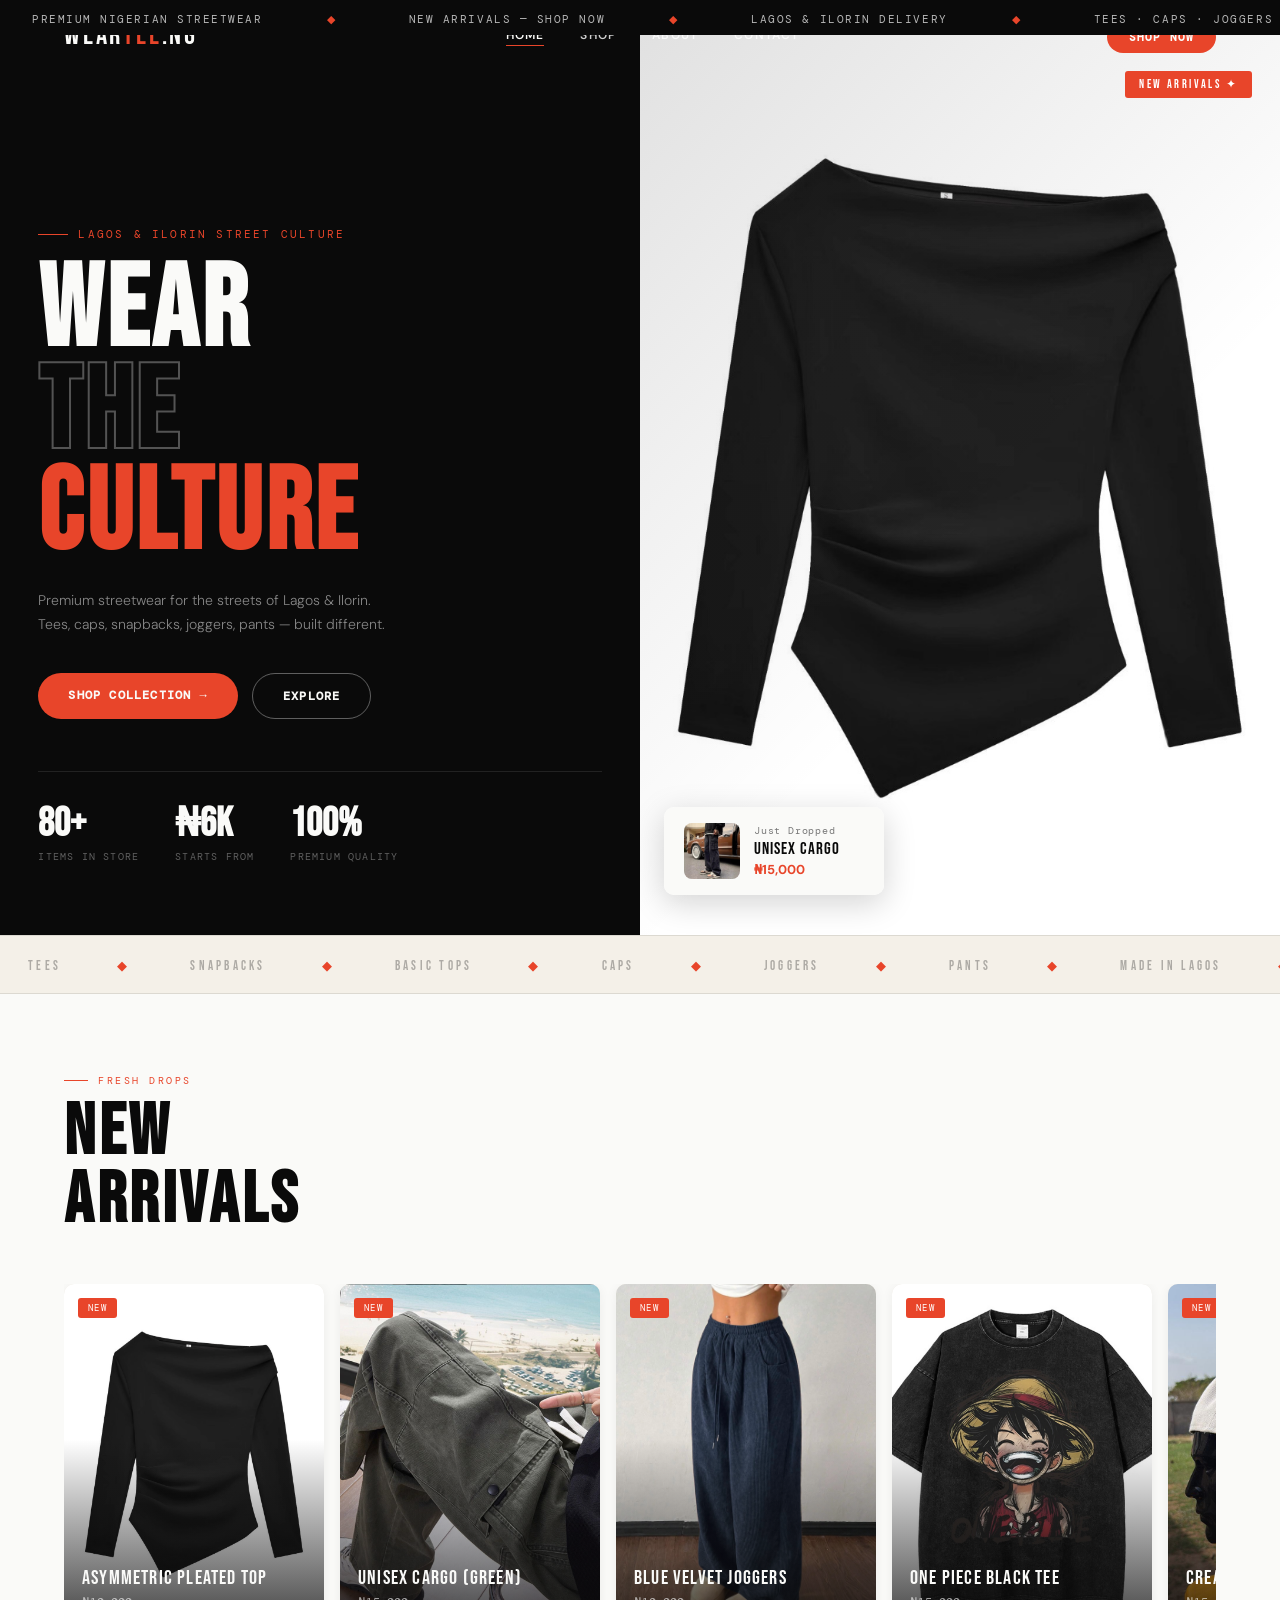
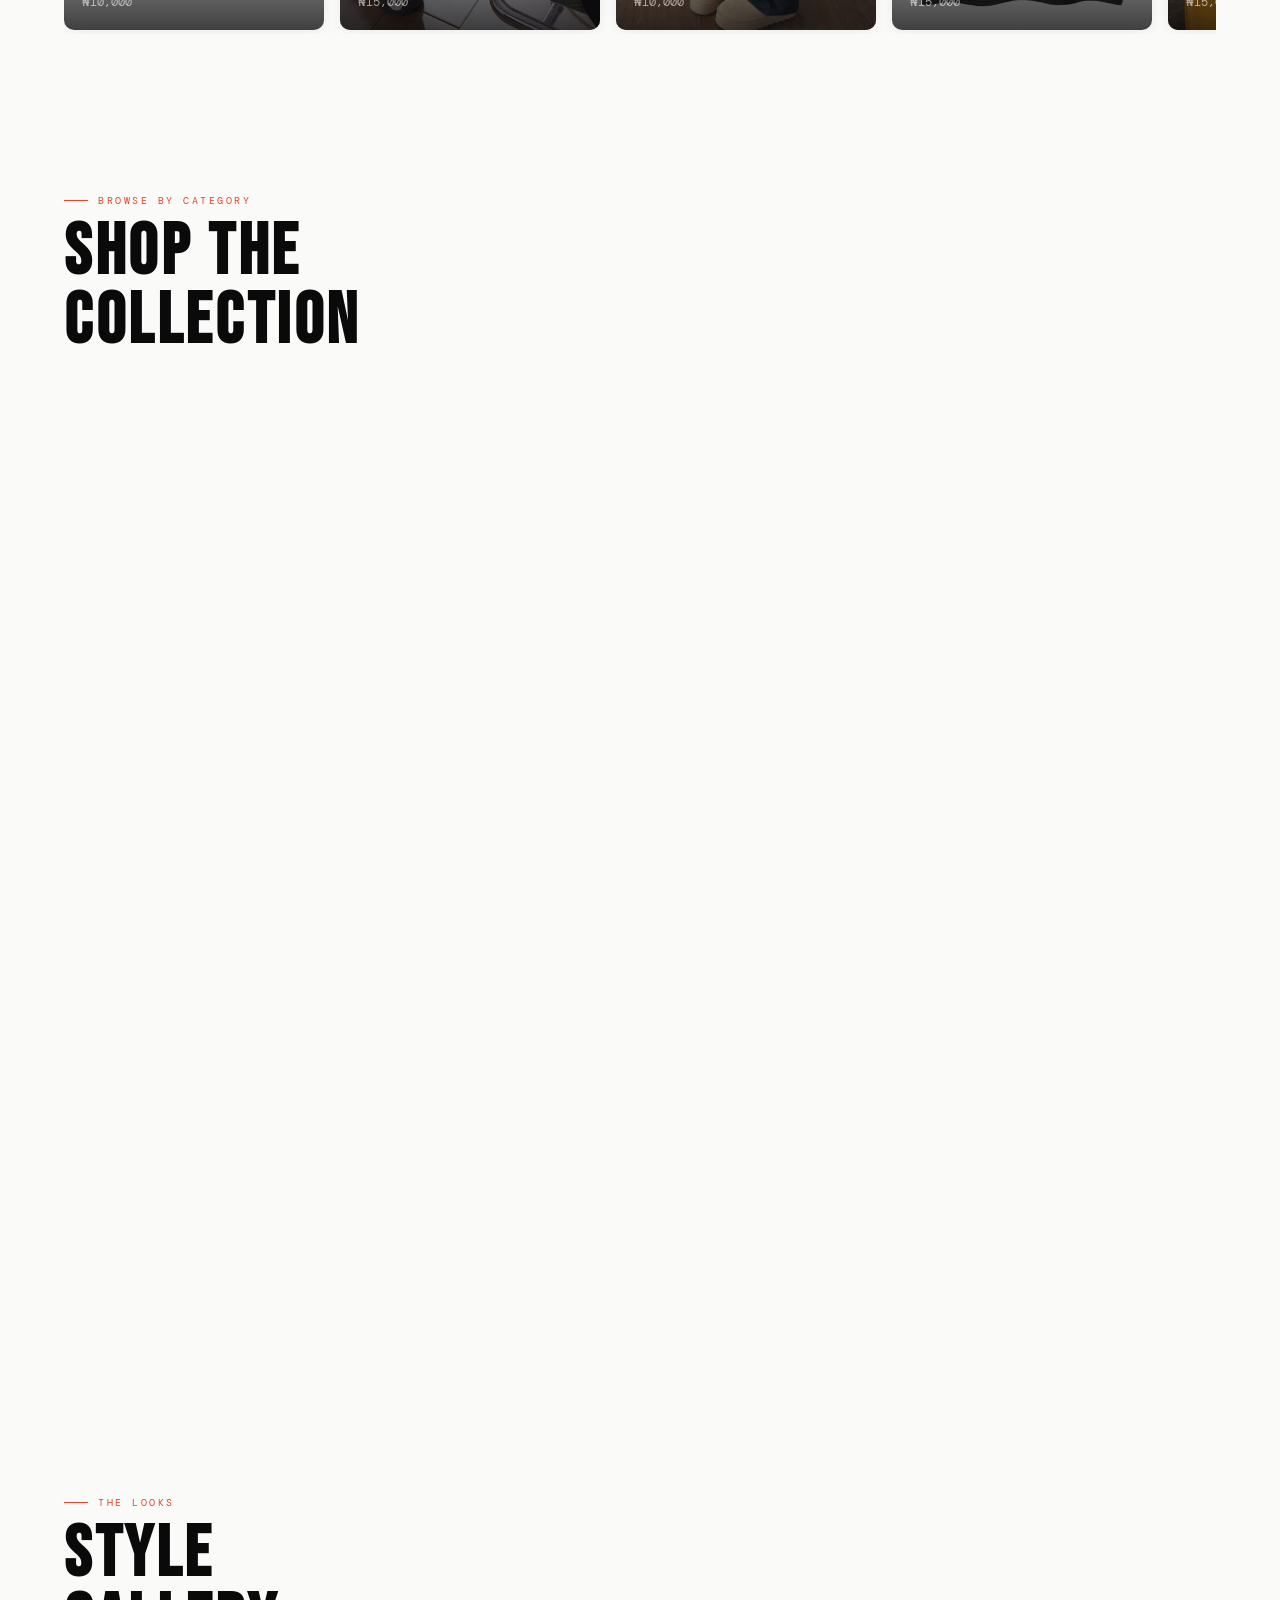
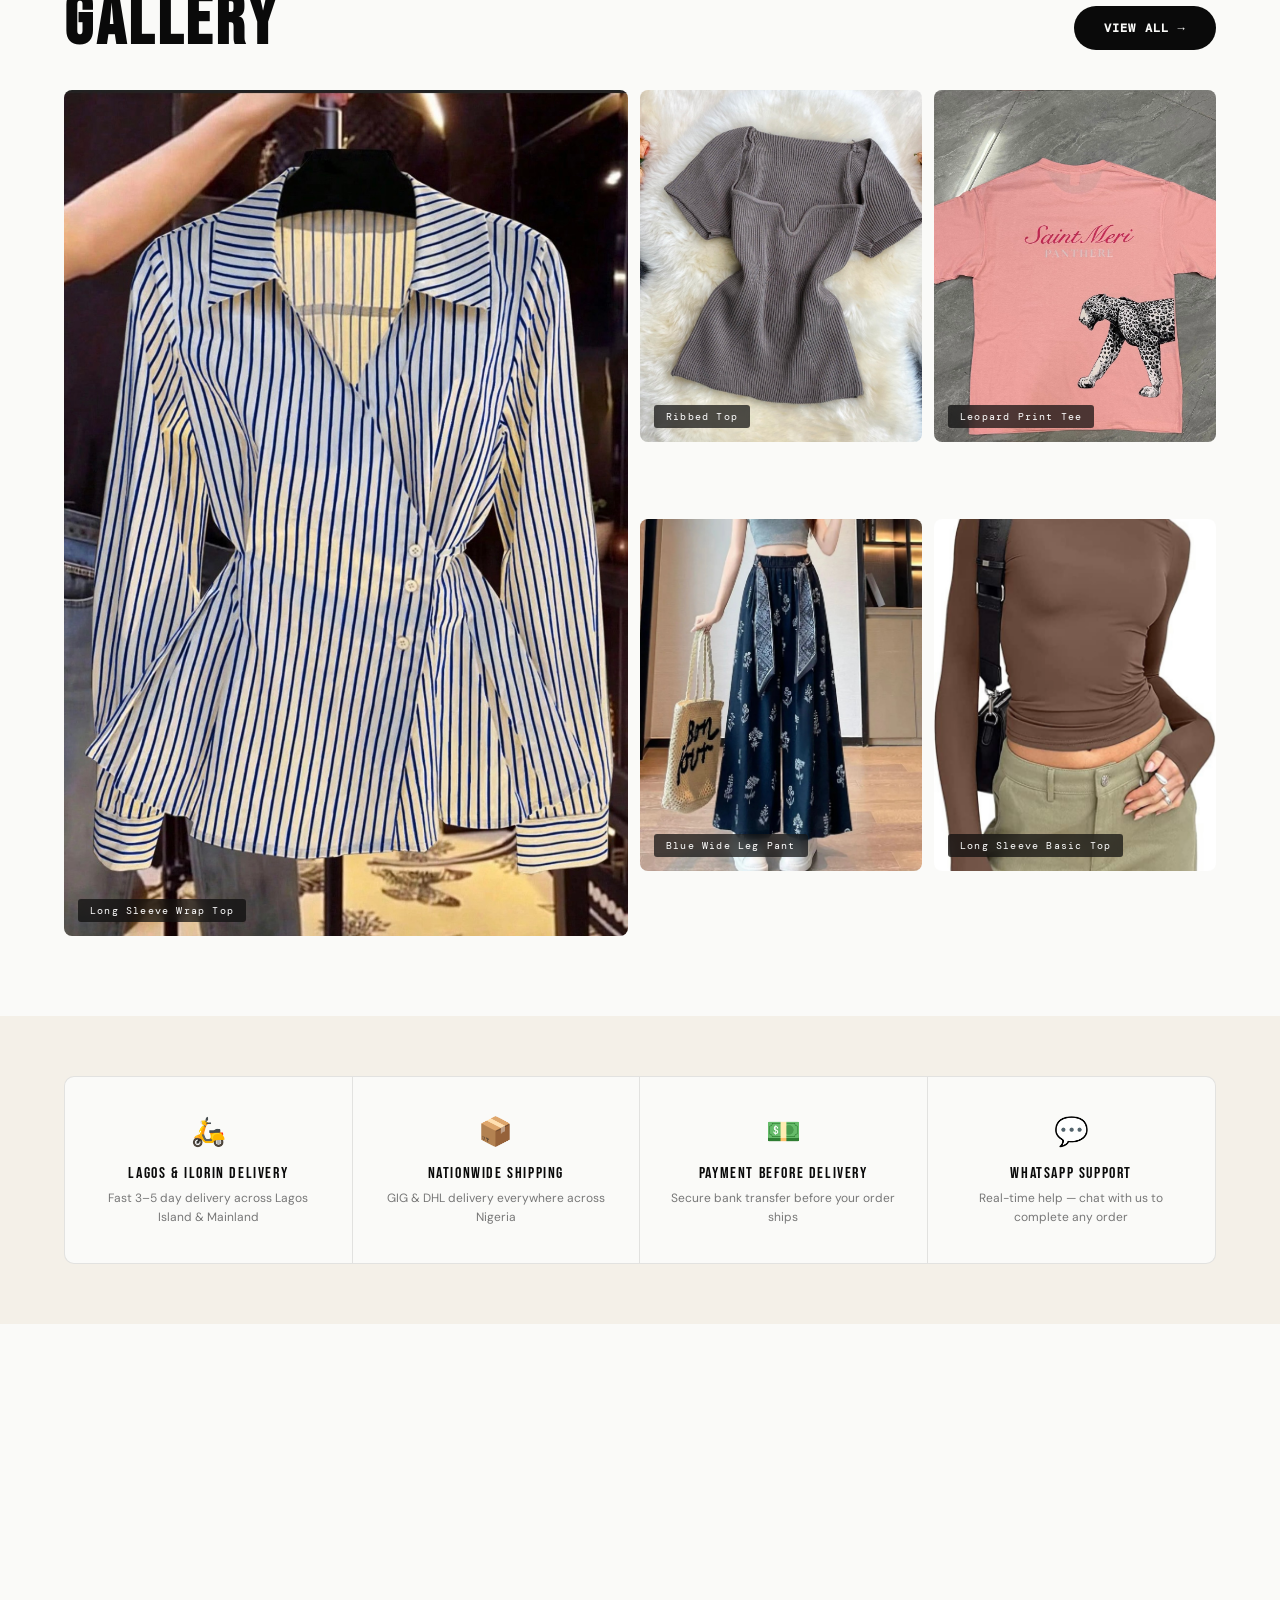
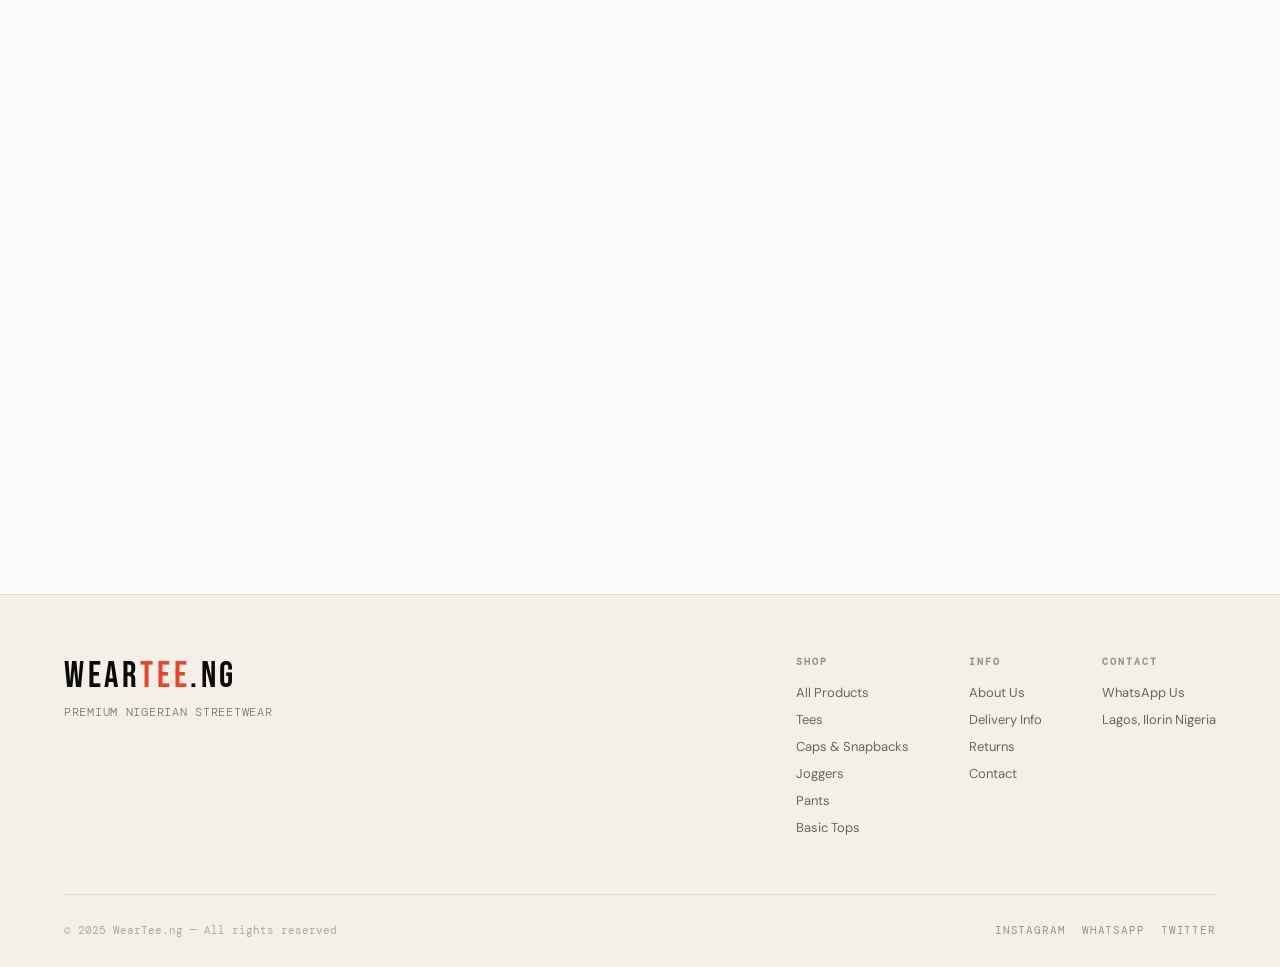
<file: index.html>
<!DOCTYPE html>
<html lang="en">

<head>
    <meta charset="UTF-8">
    <meta name="viewport" content="width=device-width, initial-scale=1.0">
    <title>WearTee.ng | Premium Nigerian Streetwear</title>
    <link
        href="https://fonts.googleapis.com/css2?family=Bebas+Neue&family=DM+Sans:ital,wght@0,300;0,400;0,500;0,700;1,300&family=DM+Mono:wght@400;500&display=swap"
        rel="stylesheet">
    <style>
        :root {
            --black: #0a0a0a;
            --white: #fafaf8;
            --cream: #f4f0e8;
            --cream2: #ede9df;
            --accent: #e8452a;
            --mid: #777;
            --border: rgba(10, 10, 10, 0.1);
            --ease: cubic-bezier(0.4, 0, 0.2, 1);
        }

        *,
        *::before,
        *::after {
            margin: 0;
            padding: 0;
            box-sizing: border-box;
        }

        html {
            scroll-behavior: smooth;
        }

        body {
            background: var(--white);
            color: var(--black);
            font-family: 'DM Sans', sans-serif;
            overflow-x: hidden;
        }

        /* ── TICKER ── */
        .ticker-wrap {
            background: var(--black);
            padding: 7px 0;
            overflow: hidden;
            white-space: nowrap;
            position: relative;
            z-index: 600;
        }

        .ticker-track {
            display: inline-block;
            animation: tick 22s linear infinite;
            font-family: 'DM Mono', monospace;
            font-size: 11px;
            letter-spacing: 0.14em;
            color: rgba(255, 255, 255, 0.7);
        }

        .ticker-track span {
            margin: 0 32px;
        }

        .ticker-sep {
            color: var(--accent);
        }

        @keyframes tick {
            from {
                transform: translateX(0)
            }

            to {
                transform: translateX(-50%)
            }
        }

        /* ── HEADER ── */
        header {
            position: fixed;
            top: 0;
            left: 0;
            right: 0;
            z-index: 500;
            padding: 0 5%;
            transition: background 0.4s, box-shadow 0.4s;
        }

        header.scrolled {
            background: rgba(250, 250, 248, 0.95);
            backdrop-filter: blur(16px);
            box-shadow: 0 1px 0 var(--border);
        }

        .header-inner {
            display: flex;
            align-items: center;
            justify-content: space-between;
            height: 70px;
        }

        .logo {
            font-family: 'Bebas Neue', sans-serif;
            font-size: 28px;
            letter-spacing: 0.1em;
            color: var(--white);
            text-decoration: none;
            z-index: 10;
            transition: color 0.3s;
        }

        header.scrolled .logo {
            color: var(--black);
        }

        .logo span {
            color: var(--accent);
        }

        nav {
            display: flex;
            align-items: center;
            gap: 36px;
        }

        nav a {
            text-decoration: none;
            color: rgba(255, 255, 255, 0.8);
            font-size: 12px;
            font-weight: 600;
            letter-spacing: 0.1em;
            text-transform: uppercase;
            transition: color 0.2s;
            position: relative;
        }

        header.scrolled nav a {
            color: rgba(10, 10, 10, 0.6);
        }

        nav a::after {
            content: '';
            position: absolute;
            bottom: -3px;
            left: 0;
            width: 0;
            height: 1px;
            background: var(--accent);
            transition: width 0.3s var(--ease);
        }

        nav a:hover {
            color: var(--accent) !important;
        }

        nav a:hover::after,
        nav a.active::after {
            width: 100%;
        }

        header.scrolled nav a.active {
            color: var(--black);
        }

        nav a.active {
            color: var(--white);
        }

        .shop-btn {
            padding: 9px 22px;
            background: var(--accent);
            color: var(--white);
            border: none;
            font-size: 11px;
            font-weight: 800;
            letter-spacing: 0.1em;
            text-transform: uppercase;
            cursor: pointer;
            border-radius: 100px;
            font-family: 'DM Mono', monospace;
            text-decoration: none;
            transition: background 0.2s;
        }

        .shop-btn:hover {
            background: var(--black);
        }

        header.scrolled .shop-btn {
            background: var(--black);
        }

        header.scrolled .shop-btn:hover {
            background: var(--accent);
        }

        .hamburger {
            display: none;
            flex-direction: column;
            gap: 5px;
            cursor: pointer;
            z-index: 10;
            padding: 4px;
        }

        .hamburger span {
            display: block;
            width: 24px;
            height: 2px;
            background: var(--white);
            border-radius: 2px;
            transition: all 0.3s var(--ease);
            transform-origin: center;
        }

        header.scrolled .hamburger span {
            background: var(--black);
        }

        .hamburger.open span {
            background: var(--black) !important;
        }

        .hamburger.open span:nth-child(1) {
            transform: translateY(7px) rotate(45deg);
        }

        .hamburger.open span:nth-child(2) {
            opacity: 0;
            transform: scaleX(0);
        }

        .hamburger.open span:nth-child(3) {
            transform: translateY(-7px) rotate(-45deg);
        }

        .mobile-nav {
            display: none;
            position: fixed;
            inset: 0;
            background: var(--cream);
            z-index: 400;
            flex-direction: column;
            align-items: center;
            justify-content: center;
            opacity: 0;
            pointer-events: none;
            transition: opacity 0.3s;
        }

        .mobile-nav.open {
            opacity: 1;
            pointer-events: all;
        }

        .mobile-nav a {
            font-family: 'Bebas Neue', sans-serif;
            font-size: clamp(48px, 10vw, 80px);
            letter-spacing: 0.06em;
            color: rgba(10, 10, 10, 0.2);
            text-decoration: none;
            transition: color 0.2s;
            line-height: 1.1;
            padding: 4px 0;
        }

        .mobile-nav a:hover {
            color: var(--accent);
        }

        .mobile-nav-foot {
            position: absolute;
            bottom: 40px;
            font-size: 11px;
            color: rgba(10, 10, 10, 0.3);
            font-family: 'DM Mono', monospace;
            letter-spacing: 0.1em;
        }

        /* ── HERO: SPLIT PANEL ── */
        .hero {
            display: grid;
            grid-template-columns: 1fr 1fr;
            min-height: 100vh;
        }

        .hero-left-panel {
            background: var(--black);
            display: flex;
            flex-direction: column;
            justify-content: flex-end;
            padding: 80px 6% 70px;
            position: relative;
            z-index: 2;
        }

        /* push content below fixed header */
        .hero-left-panel::before {
            content: '';
            display: block;
            height: 70px;
        }

        .hero-eyebrow {
            font-family: 'DM Mono', monospace;
            font-size: 11px;
            letter-spacing: 0.2em;
            text-transform: uppercase;
            color: var(--accent);
            margin-bottom: 20px;
            display: flex;
            align-items: center;
            gap: 10px;
            animation: fade-up 0.8s var(--ease) 0.2s both;
        }

        .hero-eyebrow::before {
            content: '';
            width: 30px;
            height: 1px;
            background: var(--accent);
        }

        .hero-title {
            font-family: 'Bebas Neue', sans-serif;
            font-size: clamp(72px, 9vw, 130px);
            line-height: 0.88;
            letter-spacing: 0.03em;
            color: var(--white);
            animation: fade-up 0.8s var(--ease) 0.35s both;
        }

        .hero-title em {
            color: var(--accent);
            font-style: normal;
        }

        .hero-title .outline {
            -webkit-text-stroke: 2px rgba(255, 255, 255, 0.3);
            color: transparent;
        }

        .hero-sub {
            font-size: 14px;
            font-weight: 300;
            color: rgba(255, 255, 255, 0.5);
            margin-top: 24px;
            line-height: 1.7;
            max-width: 360px;
            animation: fade-up 0.8s var(--ease) 0.5s both;
        }

        .hero-ctas {
            display: flex;
            gap: 14px;
            margin-top: 36px;
            animation: fade-up 0.8s var(--ease) 0.65s both;
        }

        .hero-stats-row {
            display: flex;
            gap: 36px;
            margin-top: 52px;
            padding-top: 32px;
            border-top: 1px solid rgba(255, 255, 255, 0.1);
            animation: fade-up 0.8s var(--ease) 0.8s both;
        }

        .hero-stat strong {
            display: block;
            font-family: 'Bebas Neue', sans-serif;
            font-size: 40px;
            color: var(--white);
            line-height: 1;
        }

        .hero-stat span {
            font-family: 'DM Mono', monospace;
            font-size: 10px;
            color: rgba(255, 255, 255, 0.35);
            letter-spacing: 0.12em;
            text-transform: uppercase;
        }

        .hero-right-panel {
            position: relative;
            background: var(--cream2);
            overflow: hidden;
        }

        .hero-main-img {
            position: absolute;
            inset: 0;
            width: 100%;
            height: 100%;
            object-fit: cover;
            object-position: center top;
            animation: slow-zoom 18s ease-in-out infinite alternate;
        }

        @keyframes slow-zoom {
            from {
                transform: scale(1.03)
            }

            to {
                transform: scale(1.09)
            }
        }

        .hero-right-panel::after {
            content: '';
            position: absolute;
            inset: 0;
            background: linear-gradient(135deg, rgba(10, 10, 10, 0.12) 0%, transparent 60%);
            pointer-events: none;
        }

        .hero-new-badge {
            position: absolute;
            top: 36px;
            right: 28px;
            background: var(--accent);
            color: white;
            font-family: 'Bebas Neue', sans-serif;
            font-size: 12px;
            letter-spacing: 0.2em;
            padding: 6px 14px;
            border-radius: 3px;
            z-index: 4;
            animation: fade-up 0.8s var(--ease) 1.1s both;
        }

        .hero-float-card {
            position: absolute;
            bottom: 40px;
            left: 24px;
            background: rgba(250, 250, 248, 0.92);
            backdrop-filter: blur(12px);
            border-radius: 10px;
            padding: 16px 20px;
            z-index: 4;
            display: flex;
            align-items: center;
            gap: 14px;
            box-shadow: 0 8px 32px rgba(10, 10, 10, 0.18);
            animation: fade-up 1s var(--ease) 1s both;
            min-width: 220px;
        }

        .hero-float-thumb {
            width: 56px;
            height: 56px;
            border-radius: 8px;
            object-fit: cover;
            background: var(--cream2);
            flex-shrink: 0;
        }

        .hero-float-label {
            font-size: 10px;
            color: var(--mid);
            font-family: 'DM Mono', monospace;
            letter-spacing: 0.08em;
        }

        .hero-float-name {
            font-family: 'Bebas Neue', sans-serif;
            font-size: 17px;
            letter-spacing: 0.06em;
            color: var(--black);
            margin: 2px 0;
        }

        .hero-float-price {
            font-size: 13px;
            font-weight: 700;
            color: var(--accent);
        }

        @keyframes fade-up {
            from {
                opacity: 0;
                transform: translateY(24px)
            }

            to {
                opacity: 1;
                transform: translateY(0)
            }
        }

        /* ── BUTTONS ── */
        .btn-primary {
            padding: 14px 30px;
            background: var(--accent);
            color: var(--white);
            font-size: 12px;
            font-weight: 800;
            letter-spacing: 0.1em;
            text-transform: uppercase;
            border: none;
            border-radius: 100px;
            cursor: pointer;
            font-family: 'DM Mono', monospace;
            text-decoration: none;
            display: inline-block;
            transition: background 0.2s, transform 0.2s;
        }

        .btn-primary:hover {
            background: var(--black);
            transform: translateY(-2px);
        }

        .btn-ghost {
            padding: 14px 30px;
            background: transparent;
            color: var(--white);
            font-size: 12px;
            font-weight: 700;
            letter-spacing: 0.1em;
            text-transform: uppercase;
            border: 1px solid rgba(255, 255, 255, 0.35);
            border-radius: 100px;
            cursor: pointer;
            font-family: 'DM Mono', monospace;
            text-decoration: none;
            display: inline-block;
            transition: border-color 0.2s, background 0.2s, transform 0.2s;
        }

        .btn-ghost:hover {
            border-color: var(--white);
            background: rgba(255, 255, 255, 0.08);
            transform: translateY(-2px);
        }

        /* ── MARQUEE ── */
        .marquee-section {
            border-top: 1px solid var(--border);
            border-bottom: 1px solid var(--border);
            overflow: hidden;
            padding: 18px 0;
            background: var(--cream);
        }

        .marquee-track {
            display: inline-block;
            animation: marquee 20s linear infinite;
            white-space: nowrap;
        }

        .marquee-track span {
            font-family: 'Bebas Neue', sans-serif;
            font-size: 13px;
            letter-spacing: 0.25em;
            color: rgba(10, 10, 10, 0.3);
            margin: 0 28px;
        }

        .marquee-track span.accent {
            color: var(--accent);
        }

        @keyframes marquee {
            from {
                transform: translateX(0)
            }

            to {
                transform: translateX(-50%)
            }
        }

        /* ── SHARED SECTION ── */
        .section {
            padding: 80px 5%;
            background: var(--white);
        }

        .section-label {
            font-family: 'DM Mono', monospace;
            font-size: 10px;
            letter-spacing: 0.25em;
            text-transform: uppercase;
            color: var(--accent);
            margin-bottom: 12px;
            display: flex;
            align-items: center;
            gap: 10px;
        }

        .section-label::before {
            content: '';
            width: 24px;
            height: 1px;
            background: var(--accent);
        }

        .section-title {
            font-family: 'Bebas Neue', sans-serif;
            font-size: clamp(36px, 6vw, 72px);
            letter-spacing: 0.05em;
            line-height: 0.95;
            margin-bottom: 48px;
            color: var(--black);
        }

        /* ── NEW ARRIVALS SCROLL ── */
        .new-arrivals {
            padding: 80px 5%;
            background: var(--white);
        }

        .arrivals-scroll {
            display: flex;
            gap: 16px;
            overflow-x: auto;
            scrollbar-width: none;
            -ms-overflow-style: none;
            padding-bottom: 4px;
        }

        .arrivals-scroll::-webkit-scrollbar {
            display: none;
        }

        .arrival-card {
            flex: 0 0 260px;
            border-radius: 10px;
            overflow: hidden;
            position: relative;
            background: var(--cream2);
            aspect-ratio: 3/4;
            text-decoration: none;
            display: block;
            box-shadow: 0 2px 12px rgba(10, 10, 10, 0.06);
            transition: transform 0.35s var(--ease), box-shadow 0.35s;
        }

        .arrival-card:hover {
            transform: translateY(-6px);
            box-shadow: 0 16px 40px rgba(10, 10, 10, 0.14);
        }

        .arrival-card img {
            width: 100%;
            height: 100%;
            object-fit: cover;
            transition: transform 0.5s var(--ease);
        }

        .arrival-card:hover img {
            transform: scale(1.05);
        }

        .arrival-card::after {
            content: '';
            position: absolute;
            inset: 0;
            background: linear-gradient(to top, rgba(10, 10, 10, 0.78) 0%, transparent 55%);
        }

        .arrival-info {
            position: absolute;
            bottom: 0;
            left: 0;
            right: 0;
            padding: 20px 18px;
            z-index: 2;
        }

        .arrival-name {
            font-family: 'Bebas Neue', sans-serif;
            font-size: 20px;
            letter-spacing: 0.06em;
            color: var(--white);
            display: block;
        }

        .arrival-price {
            font-family: 'DM Mono', monospace;
            font-size: 12px;
            color: rgba(255, 255, 255, 0.6);
            margin-top: 4px;
            display: block;
        }

        .arrival-badge {
            position: absolute;
            top: 14px;
            left: 14px;
            background: var(--accent);
            color: white;
            font-family: 'DM Mono', monospace;
            font-size: 9px;
            letter-spacing: 0.15em;
            padding: 4px 10px;
            border-radius: 3px;
            z-index: 2;
        }

        /* ── CATEGORIES ── */
        .cat-grid {
            display: grid;
            grid-template-columns: repeat(3, 1fr);
            gap: 16px;
        }

        .cat-card {
            position: relative;
            overflow: hidden;
            border-radius: 8px;
            cursor: pointer;
            aspect-ratio: 3/4;
            text-decoration: none;
            display: block;
            box-shadow: 0 2px 12px rgba(10, 10, 10, 0.06);
        }

        .cat-card:first-child {
            grid-row: span 2;
            aspect-ratio: auto;
        }

        .cat-card-bg {
            position: absolute;
            inset: 0;
            background: var(--cream2);
            transition: transform 0.6s var(--ease);
        }

        .cat-card-bg img {
            width: 100%;
            height: 100%;
            object-fit: cover;
            opacity: 0.82;
            transition: opacity 0.4s;
        }

        .cat-card:hover .cat-card-bg {
            transform: scale(1.06);
        }

        .cat-card:hover .cat-card-bg img {
            opacity: 0.6;
        }

        .cat-card::after {
            content: '';
            position: absolute;
            inset: 0;
            background: linear-gradient(to top, rgba(10, 10, 10, 0.88) 0%, transparent 55%);
        }

        .cat-info {
            position: absolute;
            bottom: 0;
            left: 0;
            right: 0;
            padding: 24px 20px;
            z-index: 2;
        }

        .cat-name {
            font-family: 'Bebas Neue', sans-serif;
            font-size: 28px;
            letter-spacing: 0.08em;
            display: block;
            margin-bottom: 4px;
            color: var(--white);
        }

        .cat-count {
            font-family: 'DM Mono', monospace;
            font-size: 10px;
            color: rgba(255, 255, 255, 0.5);
            letter-spacing: 0.1em;
        }

        .cat-arrow {
            position: absolute;
            top: 20px;
            right: 20px;
            width: 36px;
            height: 36px;
            border: 1px solid rgba(255, 255, 255, 0.4);
            border-radius: 50%;
            display: flex;
            align-items: center;
            justify-content: center;
            z-index: 2;
            font-size: 14px;
            color: white;
            transition: background 0.2s, border-color 0.2s;
        }

        .cat-card:hover .cat-arrow {
            background: var(--accent);
            border-color: var(--accent);
        }

        /* ── LOOKBOOK ── */
        .lookbook {
            padding: 0 5% 80px;
            background: var(--white);
        }

        .lookbook-header {
            display: flex;
            align-items: flex-end;
            justify-content: space-between;
            margin-bottom: 32px;
        }

        .lookbook-grid {
            display: grid;
            grid-template-columns: 2fr 1fr 1fr;
            grid-template-rows: auto auto;
            gap: 12px;
        }

        .look-card {
            position: relative;
            overflow: hidden;
            border-radius: 8px;
            background: var(--cream2);
        }

        .look-card:first-child {
            grid-row: span 2;
            aspect-ratio: 2/3;
        }

        .look-card:not(:first-child) {
            aspect-ratio: 4/5;
        }

        .look-card img {
            width: 100%;
            height: 100%;
            object-fit: cover;
            display: block;
            transition: transform 0.5s var(--ease);
        }

        .look-card:hover img {
            transform: scale(1.05);
        }

        .look-label {
            position: absolute;
            bottom: 14px;
            left: 14px;
            background: rgba(10, 10, 10, 0.7);
            backdrop-filter: blur(6px);
            color: white;
            font-family: 'DM Mono', monospace;
            font-size: 10px;
            letter-spacing: 0.12em;
            padding: 5px 12px;
            border-radius: 3px;
        }

        /* ── FEATURES ── */
        .features {
            padding: 60px 5%;
            background: var(--cream);
        }

        .feat-grid {
            display: grid;
            grid-template-columns: repeat(4, 1fr);
            border: 1px solid var(--border);
            border-radius: 10px;
            overflow: hidden;
            background: var(--white);
        }

        .feat-item {
            padding: 36px 28px;
            text-align: center;
            border-right: 1px solid var(--border);
            transition: background 0.3s;
        }

        .feat-item:last-child {
            border-right: none;
        }

        .feat-item:hover {
            background: var(--cream);
        }

        .feat-icon {
            font-size: 28px;
            margin-bottom: 14px;
        }

        .feat-name {
            font-family: 'Bebas Neue', sans-serif;
            font-size: 16px;
            letter-spacing: 0.1em;
            margin-bottom: 6px;
        }

        .feat-desc {
            font-size: 12px;
            color: var(--mid);
            line-height: 1.6;
        }

        /* ── ABOUT ── */
        .about-strip {
            padding: 100px 5%;
            display: grid;
            grid-template-columns: 1fr 1fr;
            gap: 80px;
            align-items: center;
            background: var(--white);
        }

        .about-visual {
            position: relative;
            aspect-ratio: 4/5;
            border-radius: 8px;
            overflow: hidden;
            background: var(--cream2);
            box-shadow: 0 16px 48px rgba(10, 10, 10, 0.1);
        }

        .about-visual img {
            width: 100%;
            height: 100%;
            object-fit: cover;
            opacity: 0.9;
        }

        .about-tag {
            position: absolute;
            bottom: 24px;
            right: 24px;
            background: var(--accent);
            color: white;
            font-family: 'Bebas Neue', sans-serif;
            font-size: 13px;
            letter-spacing: 0.15em;
            padding: 6px 14px;
            border-radius: 3px;
        }

        .about-big {
            font-family: 'Bebas Neue', sans-serif;
            font-size: clamp(48px, 7vw, 88px);
            line-height: 0.92;
            letter-spacing: 0.04em;
            margin-bottom: 28px;
        }

        .about-big .outline {
            -webkit-text-stroke: 1.5px rgba(10, 10, 10, 0.2);
            color: transparent;
        }

        .about-para {
            font-size: 14px;
            font-weight: 300;
            color: var(--mid);
            line-height: 1.8;
            margin-bottom: 32px;
            max-width: 420px;
        }

        .about-stats {
            display: flex;
            gap: 40px;
            margin-bottom: 36px;
            padding-top: 28px;
            border-top: 1px solid var(--border);
        }

        .astat-num {
            font-family: 'Bebas Neue', sans-serif;
            font-size: 40px;
            color: var(--accent);
            display: block;
            line-height: 1;
        }

        .astat-label {
            font-size: 11px;
            color: var(--mid);
            font-family: 'DM Mono', monospace;
            letter-spacing: 0.08em;
            text-transform: uppercase;
            margin-top: 4px;
        }

        /* ── FOOTER ── */
        footer {
            border-top: 1px solid var(--border);
            padding: 60px 5% 30px;
            background: var(--cream);
        }

        .footer-top {
            display: flex;
            justify-content: space-between;
            align-items: flex-start;
            margin-bottom: 48px;
        }

        .footer-logo {
            font-family: 'Bebas Neue', sans-serif;
            font-size: 36px;
            letter-spacing: 0.1em;
        }

        .footer-logo span {
            color: var(--accent);
        }

        .footer-tagline {
            font-size: 12px;
            color: var(--mid);
            font-weight: 300;
            margin-top: 6px;
            font-family: 'DM Mono', monospace;
            letter-spacing: 0.06em;
        }

        .footer-links {
            display: flex;
            gap: 60px;
        }

        .footer-col h5 {
            font-size: 10px;
            font-weight: 700;
            letter-spacing: 0.2em;
            text-transform: uppercase;
            color: rgba(10, 10, 10, 0.4);
            font-family: 'DM Mono', monospace;
            margin-bottom: 16px;
        }

        .footer-col a {
            display: block;
            text-decoration: none;
            color: rgba(10, 10, 10, 0.6);
            font-size: 13px;
            margin-bottom: 10px;
            transition: color 0.2s;
        }

        .footer-col a:hover {
            color: var(--accent);
        }

        .footer-bottom {
            display: flex;
            justify-content: space-between;
            align-items: center;
            padding-top: 28px;
            border-top: 1px solid var(--border);
            font-size: 11px;
            color: rgba(10, 10, 10, 0.3);
            font-family: 'DM Mono', monospace;
        }

        .social-links {
            display: flex;
            gap: 16px;
        }

        .social-links a {
            color: rgba(10, 10, 10, 0.4);
            font-size: 11px;
            text-decoration: none;
            letter-spacing: 0.08em;
            transition: color 0.2s;
        }

        .social-links a:hover {
            color: var(--accent);
        }

        /* ── RESPONSIVE ── */
        @media(max-width:900px) {
            .hero {
                grid-template-columns: 1fr;
            }

            .hero-right-panel {
                height: 60vw;
                min-height: 300px;
            }

            .hero-left-panel {
                padding: 40px 5% 60px;
            }

            .hero-left-panel::before {
                height: 70px;
            }

            .cat-grid {
                grid-template-columns: repeat(2, 1fr);
            }

            .cat-card:first-child {
                grid-row: span 1;
                aspect-ratio: 3/4;
            }

            .feat-grid {
                grid-template-columns: repeat(2, 1fr);
            }

            .feat-item {
                border-bottom: 1px solid var(--border);
            }

            .about-strip {
                grid-template-columns: 1fr;
                gap: 40px;
            }

            .footer-links {
                gap: 32px;
            }

            .lookbook-grid {
                grid-template-columns: 1fr 1fr;
            }

            .look-card:first-child {
                grid-column: span 2;
                aspect-ratio: 16/9;
                grid-row: span 1;
            }

            .arrival-card {
                flex: 0 0 200px;
            }
        }

        @media(max-width:600px) {

            nav,
            .shop-btn-wrap {
                display: none;
            }

            .hamburger {
                display: flex;
            }

            .mobile-nav {
                display: flex;
            }

            .hero {
                grid-template-columns: 1fr;
            }

            .hero-right-panel {
                display: none;
            }

            .hero-left-panel {
                min-height: 100svh;
                padding: 40px 5% 50px;
            }

            .hero-ctas {
                flex-direction: column;
            }

            .btn-primary,
            .btn-ghost {
                text-align: center;
            }

            .cat-grid {
                grid-template-columns: 1fr;
            }

            .feat-grid {
                grid-template-columns: repeat(2, 1fr);
            }

            .footer-top {
                flex-direction: column;
                gap: 40px;
            }

            .footer-links {
                flex-direction: column;
                gap: 28px;
            }

            .footer-bottom {
                flex-direction: column;
                gap: 14px;
                text-align: center;
            }

            .lookbook-grid {
                grid-template-columns: 1fr;
            }

            .look-card:first-child {
                grid-column: span 1;
                aspect-ratio: 3/4;
            }

            .lookbook-header {
                flex-direction: column;
                align-items: flex-start;
                gap: 12px;
            }

            .arrival-card {
                flex: 0 0 175px;
            }
        }
    </style>
</head>

<body>

    <!-- TICKER -->
    <div class="ticker-wrap">
        <div class="ticker-track">
            <span>PREMIUM NIGERIAN STREETWEAR</span><span class="ticker-sep">◆</span>
            <span>NEW ARRIVALS — SHOP NOW</span><span class="ticker-sep">◆</span>
            <span>LAGOS & ILORIN DELIVERY</span><span class="ticker-sep">◆</span>
            <span>TEES · CAPS · JOGGERS · PANTS</span><span class="ticker-sep">◆</span>
            <span>PREMIUM NIGERIAN STREETWEAR</span><span class="ticker-sep">◆</span>
            <span>NEW ARRIVALS — SHOP NOW</span><span class="ticker-sep">◆</span>
            <span>LAGOS & ILORIN DELIVERY</span><span class="ticker-sep">◆</span>
            <span>TEES · CAPS · JOGGERS · PANTS</span><span class="ticker-sep">◆</span>
        </div>
    </div>

    <!-- HEADER -->
    <header id="header">
        <div class="header-inner">
            <a href="weartee.html" class="logo">Wear<span>Tee</span>.ng</a>
            <nav>
                <a href="weartee.html" class="active">Home</a>
                <a href="product.html">Shop</a>
                <a href="#about">About</a>
                <a href="https://wa.me/2349067468815">Contact</a>
            </nav>
            <div class="shop-btn-wrap"><a href="product.html" class="shop-btn">Shop Now</a></div>
            <div class="hamburger" id="hamburger"><span></span><span></span><span></span></div>
        </div>
    </header>

    <!-- MOBILE NAV -->
    <div class="mobile-nav" id="mobile-nav">
        <a href="weartee.html">Home</a>
        <a href="product.html">Shop</a>
        <a href="#about">About</a>
        <a href="https://wa.me/2349067468815">Contact</a>
        <div class="mobile-nav-foot">WEARTEE.NG — LAGOS, NIGERIA</div>
    </div>

    <!-- HERO: SPLIT PANEL -->
    <section class="hero">
        <div class="hero-left-panel">
            <div class="hero-eyebrow">Lagos & Ilorin Street Culture</div>
            <h1 class="hero-title">
                WEAR<br>
                <span class="outline">THE</span><br>
                <em>CULTURE</em>
            </h1>
            <p class="hero-sub">Premium streetwear for the streets of Lagos & Ilorin. Tees, caps, snapbacks, joggers,
                pants — built different.</p>
            <div class="hero-ctas">
                <a href="product.html" class="btn-primary">Shop Collection →</a>
                <a href="#categories" class="btn-ghost">Explore</a>
            </div>
            <div class="hero-stats-row">
                <div class="hero-stat"><strong>80+</strong><span>Items in Store</span></div>
                <div class="hero-stat"><strong>₦6K</strong><span>Starts From</span></div>
                <div class="hero-stat"><strong>100%</strong><span>Premium Quality</span></div>
            </div>
        </div>

        <div class="hero-right-panel">
            <img class="hero-main-img" src="images/Asymmetric Pleated Top(black).JPG"
                onerror="this.src='images/Black Tee (2).JPG';this.onerror=null;" alt="New Arrivals — WearTee.ng">
            <div class="hero-new-badge">New Arrivals ✦</div>
            <div class="hero-float-card">
                <img class="hero-float-thumb" src="images/Unisex Cargo(black).JPG"
                    onerror="this.style.background='var(--cream2)'" alt="Unisex Cargo">
                <div>
                    <div class="hero-float-label">Just Dropped</div>
                    <div class="hero-float-name">Unisex Cargo</div>
                    <div class="hero-float-price">₦15,000</div>
                </div>
            </div>
        </div>
    </section>

    <!-- MARQUEE -->
    <div class="marquee-section">
        <div class="marquee-track">
            <span>TEES</span><span class="accent">◆</span>
            <span>SNAPBACKS</span><span class="accent">◆</span>
            <span>BASIC TOPS</span><span class="accent">◆</span>
            <span>CAPS</span><span class="accent">◆</span>
            <span>JOGGERS</span><span class="accent">◆</span>
            <span>PANTS</span><span class="accent">◆</span>
            <span>MADE IN LAGOS</span><span class="accent">◆</span>
            <span>TEES</span><span class="accent">◆</span>
            <span>SNAPBACKS</span><span class="accent">◆</span>
            <span>BASIC TOPS</span><span class="accent">◆</span>
            <span>CAPS</span><span class="accent">◆</span>
            <span>JOGGERS</span><span class="accent">◆</span>
            <span>PANTS</span><span class="accent">◆</span>
            <span>MADE IN LAGOS</span><span class="accent">◆</span>
        </div>
    </div>

    <!-- NEW ARRIVALS HORIZONTAL SCROLL -->
    <section class="new-arrivals">
        <div class="section-label">Fresh Drops</div>
        <h2 class="section-title">NEW<br>ARRIVALS</h2>
        <div class="arrivals-scroll">

            <a href="product.html" class="arrival-card">
                <span class="arrival-badge">NEW</span>
                <img src="images/Asymmetric Pleated Top(black).JPG" alt="Asymmetric Pleated Top"
                    onerror="this.parentElement.style.background='var(--cream2)'">
                <div class="arrival-info">
                    <span class="arrival-name">Asymmetric Pleated Top</span>
                    <span class="arrival-price">₦10,000</span>
                </div>
            </a>

            <a href="product.html" class="arrival-card">
                <span class="arrival-badge">NEW</span>
                <img src="images/Unisex Cargo(green).JPG" alt="Unisex Cargo Green"
                    onerror="this.parentElement.style.background='var(--cream2)'">
                <div class="arrival-info">
                    <span class="arrival-name">Unisex Cargo (Green)</span>
                    <span class="arrival-price">₦15,000</span>
                </div>
            </a>

            <a href="product.html" class="arrival-card">
                <span class="arrival-badge">NEW</span>
                <img src="images/Blue Velvet Joggers.JPG" alt="Blue Velvet Joggers"
                    onerror="this.parentElement.style.background='var(--cream2)'">
                <div class="arrival-info">
                    <span class="arrival-name">Blue Velvet Joggers</span>
                    <span class="arrival-price">₦10,000</span>
                </div>
            </a>

            <a href="product.html" class="arrival-card">
                <span class="arrival-badge">NEW</span>
                <img src="images/One Piece Black Tee.JPG" alt="One Piece Black Tee"
                    onerror="this.parentElement.style.background='var(--cream2)'">
                <div class="arrival-info">
                    <span class="arrival-name">One Piece Black Tee</span>
                    <span class="arrival-price">₦15,000</span>
                </div>
            </a>

            <a href="product.html" class="arrival-card">
                <span class="arrival-badge">NEW</span>
                <img src="images/Cream Strapless Cap.JPG" alt="Cream Strapless Cap"
                    onerror="this.parentElement.style.background='var(--cream2)'">
                <div class="arrival-info">
                    <span class="arrival-name">Cream Strapless Cap</span>
                    <span class="arrival-price">₦15,000</span>
                </div>
            </a>

            <a href="product.html" class="arrival-card">
                <span class="arrival-badge">NEW</span>
                <img src="images/Long Off Shoulder Top(grey).JPG" alt="Off Shoulder Top Grey"
                    onerror="this.parentElement.style.background='var(--cream2)'">
                <div class="arrival-info">
                    <span class="arrival-name">Off Shoulder Top (Grey)</span>
                    <span class="arrival-price">₦10,000</span>
                </div>
            </a>

            <a href="product.html" class="arrival-card">
                <span class="arrival-badge">NEW</span>
                <img src="images/Linen Free Pant(caramel).JPG" alt="Linen Free Pant Caramel"
                    onerror="this.parentElement.style.background='var(--cream2)'">
                <div class="arrival-info">
                    <span class="arrival-name">Linen Free Pant (Caramel)</span>
                    <span class="arrival-price">₦10,000</span>
                </div>
            </a>

            <a href="product.html" class="arrival-card">
                <span class="arrival-badge">NEW</span>
                <img src="images/U NEck Basic Top.JPG" alt="U Neck Basic Top"
                    onerror="this.parentElement.style.background='var(--cream2)'">
                <div class="arrival-info">
                    <span class="arrival-name">U Neck Basic Top</span>
                    <span class="arrival-price">₦15,000</span>
                </div>
            </a>

        </div>
    </section>

    <!-- CATEGORIES -->
    <section class="section" id="categories">
        <div class="section-label">Browse by Category</div>
        <h2 class="section-title">SHOP THE<br>COLLECTION</h2>
        <div class="cat-grid">
            <a href="product.html" class="cat-card" style="grid-row:span 2;">
                <div class="cat-card-bg">
                    <img src="images/Black Tee (2).JPG" alt="Tees"
                        onerror="this.parentElement.style.background='#e0dbd0'">
                </div>
                <div class="cat-arrow">→</div>
                <div class="cat-info">
                    <span class="cat-name">TEES</span>
                    <span class="cat-count">20+ STYLES</span>
                </div>
            </a>
            <a href="product.html" class="cat-card">
                <div class="cat-card-bg">
                    <img src="images/Black Strapless Cap.JPG" alt="Snapbacks"
                        onerror="this.parentElement.style.background='#e0dbd0'">
                </div>
                <div class="cat-arrow">→</div>
                <div class="cat-info">
                    <span class="cat-name">SNAPBACKS</span>
                    <span class="cat-count">6 STYLES</span>
                </div>
            </a>
            <a href="product.html" class="cat-card">
                <div class="cat-card-bg">
                    <img src="images/Asymmetric Pleated Top(red).JPG" alt="Basic Tops"
                        onerror="this.parentElement.style.background='#e0dbd0'">
                </div>
                <div class="cat-arrow">→</div>
                <div class="cat-info">
                    <span class="cat-name">BASIC TOPS</span>
                    <span class="cat-count">20+ STYLES</span>
                </div>
            </a>
            <a href="product.html" class="cat-card">
                <div class="cat-card-bg">
                    <img src="images/Unisex Cargo(khaki).JPG" alt="Pants"
                        onerror="this.parentElement.style.background='#e0dbd0'">
                </div>
                <div class="cat-arrow">→</div>
                <div class="cat-info">
                    <span class="cat-name">PANTS</span>
                    <span class="cat-count">8 STYLES</span>
                </div>
            </a>
            <a href="product.html" class="cat-card">
                <div class="cat-card-bg">
                    <img src="images/Brown Velvet Joggers.JPG" alt="Joggers"
                        onerror="this.parentElement.style.background='#e0dbd0'">
                </div>
                <div class="cat-arrow">→</div>
                <div class="cat-info">
                    <span class="cat-name">JOGGERS</span>
                    <span class="cat-count">3 STYLES</span>
                </div>
            </a>
        </div>
    </section>

    <!-- LOOKBOOK GRID -->
    <section class="lookbook">
        <div class="lookbook-header">
            <div>
                <div class="section-label">The Looks</div>
                <h2 class="section-title" style="margin-bottom:0;">STYLE<br>GALLERY</h2>
            </div>
            <a href="product.html" class="btn-primary" style="background:var(--black);margin-bottom:8px;">View All →</a>
        </div>
        <div class="lookbook-grid">
            <div class="look-card">
                <img src="images/Long Sleeve Wrap Top.JPG" alt="Wrap Top"
                    onerror="this.parentElement.style.background='var(--cream2)'">
                <div class="look-label">Long Sleeve Wrap Top</div>
            </div>
            <div class="look-card">
                <img src="images/Ribbed Top(camel).JPG" alt="Ribbed Top"
                    onerror="this.parentElement.style.background='var(--cream2)'">
                <div class="look-label">Ribbed Top</div>
            </div>
            <div class="look-card">
                <img src="images/Leopard Print Roundneck(pink).JPG" alt="Leopard Print"
                    onerror="this.parentElement.style.background='var(--cream2)'">
                <div class="look-label">Leopard Print Tee</div>
            </div>
            <div class="look-card">
                <img src="images/Blue Wide Leg Pant.JPG" alt="Wide Leg Pant"
                    onerror="this.parentElement.style.background='var(--cream2)'">
                <div class="look-label">Blue Wide Leg Pant</div>
            </div>
            <div class="look-card">
                <img src="images/Long Sleeve Basic Top(brown).JPG" alt="Long Sleeve Basic Top"
                    onerror="this.parentElement.style.background='var(--cream2)'">
                <div class="look-label">Long Sleeve Basic Top</div>
            </div>
        </div>
    </section>

    <!-- FEATURES -->
    <div class="features">
        <div class="feat-grid">
            <div class="feat-item">
                <div class="feat-icon">🛵</div>
                <div class="feat-name">Lagos & Ilorin Delivery</div>
                <div class="feat-desc">Fast 3–5 day delivery across Lagos Island & Mainland</div>
            </div>
            <div class="feat-item">
                <div class="feat-icon">📦</div>
                <div class="feat-name">Nationwide Shipping</div>
                <div class="feat-desc">GIG & DHL delivery everywhere across Nigeria</div>
            </div>
            <div class="feat-item">
                <div class="feat-icon">💵</div>
                <div class="feat-name">Payment Before Delivery</div>
                <div class="feat-desc">Secure bank transfer before your order ships</div>
            </div>
            <div class="feat-item">
                <div class="feat-icon">💬</div>
                <div class="feat-name">WhatsApp Support</div>
                <div class="feat-desc">Real-time help — chat with us to complete any order</div>
            </div>
        </div>
    </div>

    <!-- ABOUT -->
    <section class="about-strip" id="about">
        <div class="about-visual">
            <img src="images/Long Sleeve Button-up Shirt(black).JPG" alt="WearTee.ng"
                onerror="this.src='images/Black Tee (2).JPG';this.onerror=null;">
            <div class="about-tag">EST. LAGOS</div>
        </div>
        <div class="about-text">
            <div class="section-label">Our Story</div>
            <h2 class="about-big">BUILT FOR<br><span class="outline">THE</span><br>STREETS</h2>
            <p class="about-para">WearTee.ng was born out of a love for Lagos street culture. We curate premium quality
                tees, caps, joggers, and streetwear pieces that speak to who we are — bold, unapologetic, and always
                fresh.</p>
            <div class="about-stats">
                <div>
                    <span class="astat-num">80+</span>
                    <span class="astat-label">Styles</span>
                </div>
                <div>
                    <span class="astat-num">100%</span>
                    <span class="astat-label">Premium Quality</span>
                </div>
                <div>
                    <span class="astat-num">Lagos</span>
                    <span class="astat-label">Based & Proud</span>
                </div>
            </div>
            <a href="product.html" class="btn-primary">Shop All Styles →</a>
        </div>
    </section>

    <!-- FOOTER -->
    <footer>
        <div class="footer-top">
            <div>
                <div class="footer-logo">Wear<span>Tee</span>.ng</div>
                <div class="footer-tagline">PREMIUM NIGERIAN STREETWEAR</div>
            </div>
            <div class="footer-links">
                <div class="footer-col">
                    <h5>Shop</h5>
                    <a href="product.html">All Products</a>
                    <a href="product.html">Tees</a>
                    <a href="product.html">Caps & Snapbacks</a>
                    <a href="product.html">Joggers</a>
                    <a href="product.html">Pants</a>
                    <a href="product.html">Basic Tops</a>
                </div>
                <div class="footer-col">
                    <h5>Info</h5>
                    <a href="#about">About Us</a>
                    <a href="#">Delivery Info</a>
                    <a href="#">Returns</a>
                    <a href="#">Contact</a>
                </div>
                <div class="footer-col">
                    <h5>Contact</h5>
                    <a href="https://wa.me/2349067468815">WhatsApp Us</a>
                    <a href="#">Lagos, Ilorin Nigeria</a>
                </div>
            </div>
        </div>
        <div class="footer-bottom">
            <span>© 2025 WearTee.ng — All rights reserved</span>
            <div class="social-links">
                <a href="#">INSTAGRAM</a>
                <a href="https://wa.me/2349067468815">WHATSAPP</a>
                <a href="#">TWITTER</a>
            </div>
        </div>
    </footer>

    <script>
        // Sticky header
        const header = document.getElementById('header');
        window.addEventListener('scroll', () => {
            header.classList.toggle('scrolled', window.scrollY > 60);
        });

        // Mobile nav
        const hamburger = document.getElementById('hamburger');
        const mobileNav = document.getElementById('mobile-nav');
        hamburger.addEventListener('click', () => {
            hamburger.classList.toggle('open');
            mobileNav.classList.toggle('open');
            document.body.style.overflow = mobileNav.classList.contains('open') ? 'hidden' : '';
        });
        mobileNav.querySelectorAll('a').forEach(a => {
            a.addEventListener('click', () => {
                hamburger.classList.remove('open');
                mobileNav.classList.remove('open');
                document.body.style.overflow = '';
            });
        });

        // Fade-in on scroll
        const observer = new IntersectionObserver(entries => {
            entries.forEach(e => {
                if (e.isIntersecting) {
                    e.target.style.opacity = '1';
                    e.target.style.transform = 'translateY(0)';
                }
            });
        }, { threshold: 0.12 });

        document.querySelectorAll('.cat-card, .feat-item, .about-visual, .about-text, .arrival-card, .look-card').forEach(el => {
            el.style.opacity = '0';
            el.style.transform = 'translateY(28px)';
            el.style.transition = 'opacity 0.7s ease, transform 0.7s ease';
            observer.observe(el);
        });
    </script>
</body>

</html>
</file>
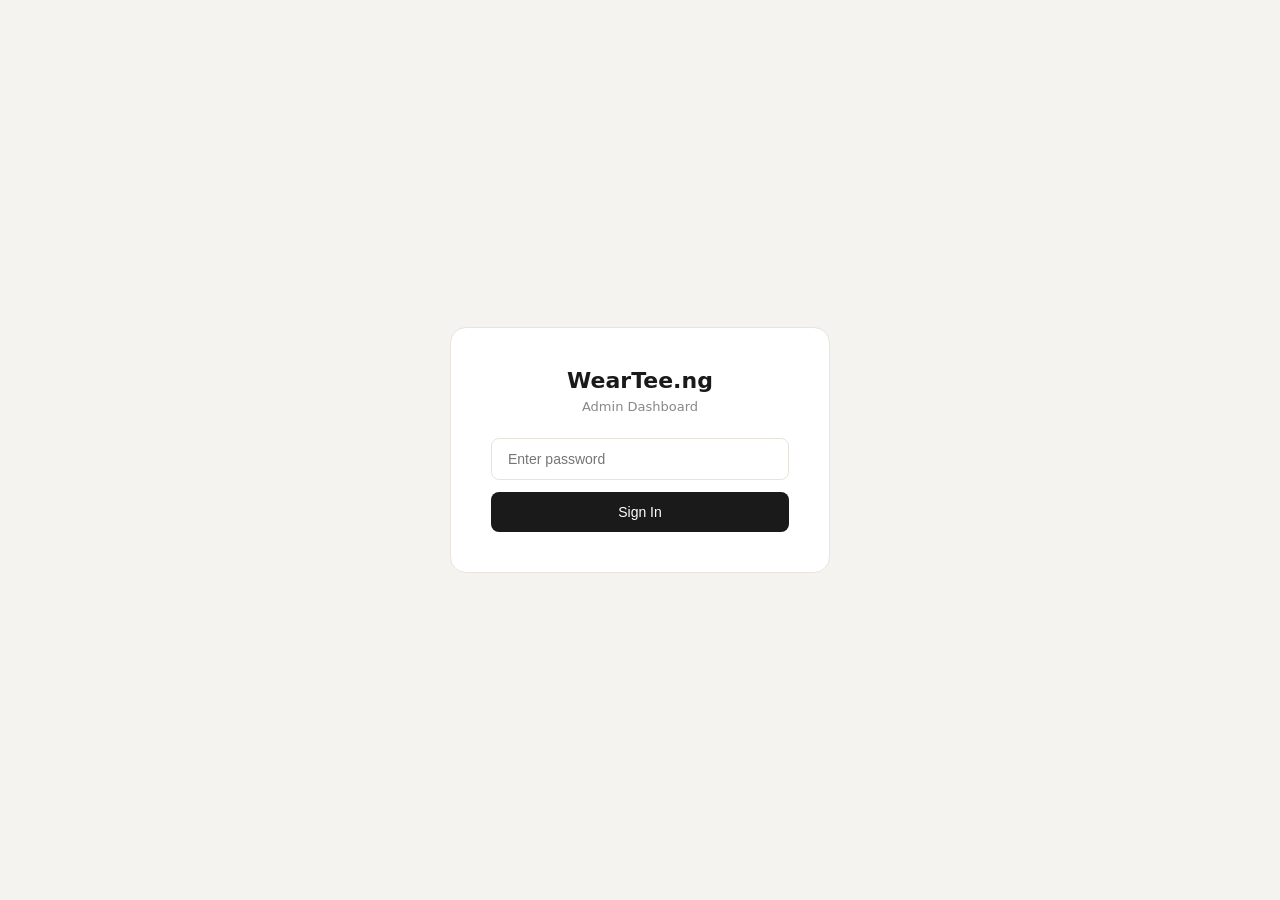
<file: admin.html>
<!DOCTYPE html>
<html lang="en">
<head>
<meta charset="UTF-8">
<meta name="viewport" content="width=device-width, initial-scale=1.0">
<title>WearTee.ng — Admin</title>
<style>
    *, *::before, *::after { box-sizing: border-box; margin: 0; padding: 0; }

    :root {
        --bg:       #f5f3ef;
        --surface:  #ffffff;
        --border:   #e8e4dc;
        --text:     #1a1a1a;
        --mid:      #888;
        --accent:   #1a1a1a;
        --green:    #3B6D11;
        --green-bg: #EAF3DE;
        --red:      #A32D2D;
        --red-bg:   #FCEBEB;
        --blue:     #185FA5;
        --blue-bg:  #E6F1FB;
        --yellow:   #854F0B;
        --yellow-bg:#FAEEDA;
        --purple:   #5B21B6;
        --purple-bg:#EDE9FE;
        --teal:     #0F766E;
        --teal-bg:  #CCFBF1;
    }

    body {
        font-family: 'Segoe UI', system-ui, sans-serif;
        background: var(--bg);
        color: var(--text);
        min-height: 100vh;
    }

    /* ── LOGIN ── */
    #login-screen {
        display: flex;
        align-items: center;
        justify-content: center;
        min-height: 100vh;
        padding: 1rem;
    }
    .login-box {
        background: var(--surface);
        border: 1px solid var(--border);
        border-radius: 16px;
        padding: 40px;
        width: 100%;
        max-width: 380px;
        text-align: center;
    }
    .login-box h1 { font-size: 22px; margin-bottom: 6px; }
    .login-box p  { font-size: 13px; color: var(--mid); margin-bottom: 24px; }
    .login-box input {
        width: 100%;
        padding: 12px 16px;
        border: 1px solid var(--border);
        border-radius: 8px;
        font-size: 14px;
        margin-bottom: 12px;
        outline: none;
    }
    .login-box input:focus { border-color: var(--accent); }
    .login-box button {
        width: 100%;
        padding: 12px;
        background: var(--accent);
        color: #fff;
        border: none;
        border-radius: 8px;
        font-size: 14px;
        font-weight: 500;
        cursor: pointer;
    }
    .login-error {
        font-size: 12px;
        color: var(--red);
        margin-top: 8px;
        display: none;
    }

    /* ── DASHBOARD ── */
    #dashboard { display: none; }

    .topbar {
        background: var(--surface);
        border-bottom: 1px solid var(--border);
        padding: 0 24px;
        height: 56px;
        display: flex;
        align-items: center;
        justify-content: space-between;
        position: sticky;
        top: 0;
        z-index: 100;
    }
    .topbar-brand { font-size: 15px; font-weight: 600; }
    .topbar-right { display: flex; align-items: center; gap: 16px; }
    .topbar-right span { font-size: 12px; color: var(--mid); }
    .logout-btn {
        font-size: 12px;
        color: var(--red);
        background: none;
        border: none;
        cursor: pointer;
        font-weight: 500;
    }

    .main { padding: 24px; max-width: 1200px; margin: 0 auto; }

    /* ── TABS ── */
    .tabs {
        display: flex;
        gap: 4px;
        margin-bottom: 24px;
        background: var(--surface);
        border: 1px solid var(--border);
        border-radius: 10px;
        padding: 4px;
        width: fit-content;
    }
    .tab-btn {
        padding: 8px 20px;
        border: none;
        border-radius: 7px;
        font-size: 13px;
        font-weight: 500;
        cursor: pointer;
        background: none;
        color: var(--mid);
        transition: all 0.15s;
    }
    .tab-btn.active { background: var(--accent); color: #fff; }

    /* ── STAT CARDS ── */
    .stats-grid {
        display: grid;
        grid-template-columns: repeat(auto-fit, minmax(180px, 1fr));
        gap: 12px;
        margin-bottom: 24px;
    }
    .stat-card {
        background: var(--surface);
        border: 1px solid var(--border);
        border-radius: 12px;
        padding: 20px;
    }
    .stat-label { font-size: 11px; color: var(--mid); text-transform: uppercase; letter-spacing: .06em; margin-bottom: 8px; }
    .stat-value { font-size: 26px; font-weight: 600; }
    .stat-sub   { font-size: 12px; color: var(--mid); margin-top: 4px; }

    /* ── TABLE ── */
    .table-wrap {
        background: var(--surface);
        border: 1px solid var(--border);
        border-radius: 12px;
        overflow: hidden;
    }
    .table-header {
        padding: 16px 20px;
        border-bottom: 1px solid var(--border);
        display: flex;
        align-items: center;
        justify-content: space-between;
        gap: 12px;
        flex-wrap: wrap;
    }
    .table-title { font-size: 14px; font-weight: 600; }
    .table-search {
        padding: 8px 12px;
        border: 1px solid var(--border);
        border-radius: 8px;
        font-size: 13px;
        outline: none;
        width: 220px;
    }
    table { width: 100%; border-collapse: collapse; }
    th {
        font-size: 11px;
        font-weight: 500;
        color: var(--mid);
        text-transform: uppercase;
        letter-spacing: .06em;
        padding: 12px 20px;
        text-align: left;
        border-bottom: 1px solid var(--border);
        background: var(--bg);
    }
    td {
        padding: 14px 20px;
        font-size: 13px;
        border-bottom: 1px solid var(--border);
        vertical-align: middle;
    }
    tr:last-child td { border-bottom: none; }
    tr:hover td { background: var(--bg); }

    /* ── STATUS BADGES ── */
    .status-select {
        padding: 4px 10px;
        border-radius: 100px;
        font-size: 11px;
        font-weight: 500;
        cursor: pointer;
        border: none;
        outline: none;
    }
    .status-paid         { background: var(--blue-bg);   color: var(--blue); }
    .status-pending_bank { background: var(--yellow-bg);  color: var(--yellow); }
    .status-whatsapp     { background: var(--teal-bg);    color: var(--teal); }
    .status-shipped      { background: var(--purple-bg);  color: var(--purple); }
    .status-delivered    { background: var(--green-bg);   color: var(--green); }
    .status-cancelled    { background: var(--red-bg);     color: var(--red); }

    .items-cell { font-size: 12px; color: var(--mid); max-width: 220px; }

    /* ── STOCK TABLE ── */
    .stock-input {
        width: 70px;
        padding: 6px 10px;
        border: 1px solid var(--border);
        border-radius: 6px;
        font-size: 13px;
        text-align: center;
    }
    .save-stock-btn {
        padding: 6px 14px;
        background: var(--accent);
        color: #fff;
        border: none;
        border-radius: 6px;
        font-size: 12px;
        font-weight: 500;
        cursor: pointer;
    }
    .save-stock-btn:hover { opacity: 0.85; }
    .stock-low  { color: var(--yellow); font-weight: 500; }
    .stock-zero { color: var(--red);    font-weight: 600; }
    .stock-ok   { color: var(--green);  }

    /* ── TOP PRODUCTS ── */
    .top-product-row {
        display: flex;
        align-items: center;
        gap: 12px;
        padding: 12px 20px;
        border-bottom: 1px solid var(--border);
    }
    .top-product-row:last-child { border-bottom: none; }
    .top-rank    { font-size: 18px; font-weight: 700; color: var(--border); width: 28px; }
    .top-name    { flex: 1; font-size: 13px; font-weight: 500; }
    .top-sales   { font-size: 13px; color: var(--mid); }
    .top-revenue { font-size: 13px; font-weight: 600; }

    .loading-row td { text-align: center; color: var(--mid); padding: 40px; }
    .empty-row   td { text-align: center; color: var(--mid); padding: 40px; }

    .panel { display: none; }
    .panel.active { display: block; }

    .refresh-btn {
        padding: 7px 14px;
        background: none;
        border: 1px solid var(--border);
        border-radius: 8px;
        font-size: 12px;
        cursor: pointer;
        color: var(--text);
    }
    .refresh-btn:hover { background: var(--bg); }
</style>
</head>
<body>

<!-- ══ LOGIN SCREEN ══ -->
<div id="login-screen">
    <div class="login-box">
        <h1>WearTee.ng</h1>
        <p>Admin Dashboard</p>
        <input type="password" id="password-input" placeholder="Enter password"
               onkeydown="if(event.key==='Enter') doLogin()">
        <button onclick="doLogin()">Sign In</button>
        <div class="login-error" id="login-error">Incorrect password. Try again.</div>
    </div>
</div>

<!-- ══ DASHBOARD ══ -->
<div id="dashboard">
    <div class="topbar">
        <div class="topbar-brand">WearTee.ng Admin</div>
        <div class="topbar-right">
            <span id="last-updated"></span>
            <button class="logout-btn" onclick="doLogout()">Sign Out</button>
        </div>
    </div>

    <div class="main">

        <!-- Tabs -->
        <div class="tabs">
            <button class="tab-btn active" onclick="switchTab('orders')">📦 Orders</button>
            <button class="tab-btn"        onclick="switchTab('stock')">🏷️ Stock</button>
            <button class="tab-btn"        onclick="switchTab('summary')">📊 Summary</button>
        </div>

        <!-- ── ORDERS PANEL ── -->
        <div class="panel active" id="panel-orders">
            <div class="stats-grid">
                <div class="stat-card">
                    <div class="stat-label">Total Orders</div>
                    <div class="stat-value" id="s-total-orders">—</div>
                </div>
                <div class="stat-card">
                    <div class="stat-label">Today's Orders</div>
                    <div class="stat-value" id="s-today-orders">—</div>
                </div>
                <div class="stat-card">
                    <div class="stat-label">Total Revenue</div>
                    <div class="stat-value" id="s-revenue">—</div>
                </div>
                <div class="stat-card">
                    <div class="stat-label">Awaiting Action</div>
                    <div class="stat-value" id="s-pending">—</div>
                </div>
            </div>

            <div class="table-wrap">
                <div class="table-header">
                    <span class="table-title">All Orders</span>
                    <div style="display:flex;gap:8px;align-items:center;">
                        <input class="table-search" type="text"
                               placeholder="Search ref or location…"
                               oninput="filterOrders(this.value)">
                        <button class="refresh-btn" onclick="loadOrders()">↻ Refresh</button>
                    </div>
                </div>
                <div style="overflow-x:auto;">
                    <table>
                        <thead>
                            <tr>
                                <th>Ref</th>
                                <th>Date</th>
                                <th>Location</th>
                                <th>Items</th>
                                <th>Total</th>
                                <th>Status</th>
                            </tr>
                        </thead>
                        <tbody id="orders-tbody">
                            <tr class="loading-row"><td colspan="6">Loading orders…</td></tr>
                        </tbody>
                    </table>
                </div>
            </div>
        </div>

        <!-- ── STOCK PANEL ── -->
        <div class="panel" id="panel-stock">

            <!-- Low stock alert banner -->
            <div id="low-stock-banner" style="display:none;margin-bottom:16px;">
                <div style="background:#FCEBEB;border:1px solid #f5c6c6;border-radius:12px;padding:16px 20px;">
                    <div style="font-size:13px;font-weight:600;color:#A32D2D;margin-bottom:10px;">
                        ⚠️ Low Stock Alert — These products need restocking
                    </div>
                    <div id="low-stock-list" style="display:flex;flex-direction:column;gap:6px;"></div>
                </div>
            </div>

            <div class="table-wrap">
                <div class="table-header">
                    <span class="table-title">Stock Management</span>
                    <input class="table-search" type="text"
                           placeholder="Search product…"
                           oninput="filterStock(this.value)">
                </div>
                <div style="overflow-x:auto;">
                    <table>
                        <thead>
                            <tr>
                                <th>#</th>
                                <th>Product</th>
                                <th>Category</th>
                                <th>Current Stock</th>
                                <th>Update</th>
                            </tr>
                        </thead>
                        <tbody id="stock-tbody">
                            <tr class="loading-row"><td colspan="5">Loading stock…</td></tr>
                        </tbody>
                    </table>
                </div>
            </div>
        </div>

        <!-- ── SUMMARY PANEL ── -->
        <div class="panel" id="panel-summary">
            <div class="stats-grid" style="margin-bottom:24px;">
                <div class="stat-card">
                    <div class="stat-label">Total Revenue</div>
                    <div class="stat-value" id="sum-revenue">—</div>
                    <div class="stat-sub">all time</div>
                </div>
                <div class="stat-card">
                    <div class="stat-label">Items Sold</div>
                    <div class="stat-value" id="sum-items">—</div>
                    <div class="stat-sub">all time</div>
                </div>
                <div class="stat-card">
                    <div class="stat-label">Avg Order Value</div>
                    <div class="stat-value" id="sum-avg">—</div>
                </div>
                <div class="stat-card">
                    <div class="stat-label">Top Zone</div>
                    <div class="stat-value" style="font-size:16px;" id="sum-top-zone">—</div>
                </div>
            </div>

            <div class="table-wrap">
                <div class="table-header">
                    <span class="table-title">Top Selling Products</span>
                </div>
                <div id="top-products-list">
                    <div style="text-align:center;padding:40px;color:var(--mid);">Loading…</div>
                </div>
            </div>
        </div>

    </div>
</div>

<script>
// ══════════════════════════════════════════════════════════════════════════════
// CONFIG
// ══════════════════════════════════════════════════════════════════════════════
const SUPABASE_URL      = 'https://noomrucdhechdsfhoxzr.supabase.co';
const SUPABASE_ANON_KEY = 'eyJhbGciOiJIUzI1NiIsInR5cCI6IkpXVCJ9.eyJpc3MiOiJzdXBhYmFzZSIsInJlZiI6Im5vb21ydWNkaGVjaGRzZmhveHpyIiwicm9sZSI6ImFub24iLCJpYXQiOjE3ODA0NDkzODYsImV4cCI6MjA5NjAyNTM4Nn0.oq8L6VoFUTiDVZ-nSaISDotGUSSv0nvaWTep3A1cobU';
const ADMIN_PASSWORD    = 'wearteeadmin'; // ← change this to something strong!

// ══════════════════════════════════════════════════════════════════════════════
// AUTH
// ══════════════════════════════════════════════════════════════════════════════
function doLogin() {
    const pw = document.getElementById('password-input').value;
    if (pw === ADMIN_PASSWORD) {
        sessionStorage.setItem('wt_admin', '1');
        document.getElementById('login-screen').style.display = 'none';
        document.getElementById('dashboard').style.display    = 'block';
        loadOrders();
        loadStock();
    } else {
        document.getElementById('login-error').style.display = 'block';
    }
}

function doLogout() {
    sessionStorage.removeItem('wt_admin');
    location.reload();
}

if (sessionStorage.getItem('wt_admin') === '1') {
    document.getElementById('login-screen').style.display = 'none';
    document.getElementById('dashboard').style.display    = 'block';
}

// ══════════════════════════════════════════════════════════════════════════════
// TABS
// ══════════════════════════════════════════════════════════════════════════════
function switchTab(tab) {
    document.querySelectorAll('.tab-btn').forEach((b, i) => {
        b.classList.toggle('active', ['orders','stock','summary'][i] === tab);
    });
    document.querySelectorAll('.panel').forEach(p => p.classList.remove('active'));
    document.getElementById(`panel-${tab}`).classList.add('active');
    if (tab === 'summary') buildSummary();
}

// ══════════════════════════════════════════════════════════════════════════════
// SUPABASE FETCH HELPER
// ══════════════════════════════════════════════════════════════════════════════
async function sbFetch(path, options = {}) {
    const res = await fetch(`${SUPABASE_URL}/rest/v1/${path}`, {
        ...options,
        headers: {
            apikey:         SUPABASE_ANON_KEY,
            Authorization:  `Bearer ${SUPABASE_ANON_KEY}`,
            'Content-Type': 'application/json',
            Prefer:         'return=representation',
            ...(options.headers || {}),
        }
    });
    if (!res.ok) {
        const err = await res.text();
        console.error('Supabase error:', res.status, err);
        return [];
    }
    return res.json();
}

// ══════════════════════════════════════════════════════════════════════════════
// ORDERS
// ══════════════════════════════════════════════════════════════════════════════
let allOrders = [];

async function loadOrders() {
    document.getElementById('orders-tbody').innerHTML =
        '<tr class="loading-row"><td colspan="6">Loading orders…</td></tr>';
    allOrders = await sbFetch('orders?select=*&order=created_at.desc');
    renderOrders(allOrders);
    updateOrderStats(allOrders);
    document.getElementById('last-updated').textContent =
        'Updated ' + new Date().toLocaleTimeString();
}

// Status label map
const STATUS_LABELS = {
    paid:         '💳 Paid',
    pending_bank: '🏦 Pending Bank',
    whatsapp:     '💬 WhatsApp',
    shipped:      '🚚 Shipped',
    delivered:    '✅ Delivered',
    cancelled:    '❌ Cancelled',
};

function renderOrders(orders) {
    const tbody = document.getElementById('orders-tbody');
    if (!orders.length) {
        tbody.innerHTML = '<tr class="empty-row"><td colspan="6">No orders yet</td></tr>';
        return;
    }
    tbody.innerHTML = orders.map(o => {
        const date  = new Date(o.created_at).toLocaleDateString('en-NG',
            { day:'numeric', month:'short', year:'numeric' });
        const items = Array.isArray(o.items)
            ? o.items.map(i => `${i.name} (${i.size}) ×${i.qty}`).join(', ')
            : '—';
        const status = o.status || 'paid';
        return `
        <tr>
            <td><code style="font-size:11px;">${o.ref}</code></td>
            <td style="white-space:nowrap;">${date}</td>
            <td>${o.location || '—'}<br>
                <span style="font-size:11px;color:var(--mid);">${o.zone || ''}</span>
            </td>
            <td class="items-cell">${items}</td>
            <td style="white-space:nowrap;font-weight:500;">₦${(o.total || 0).toLocaleString()}</td>
            <td>
                <select class="status-select status-${status}"
                        onchange="updateStatus(${o.id}, this.value, this)">
                    <option value="paid"         ${status==='paid'         ?'selected':''}>💳 Paid</option>
                    <option value="pending_bank" ${status==='pending_bank' ?'selected':''}>🏦 Pending Bank</option>
                    <option value="whatsapp"     ${status==='whatsapp'     ?'selected':''}>💬 WhatsApp</option>
                    <option value="shipped"      ${status==='shipped'      ?'selected':''}>🚚 Shipped</option>
                    <option value="delivered"    ${status==='delivered'    ?'selected':''}>✅ Delivered</option>
                    <option value="cancelled"    ${status==='cancelled'    ?'selected':''}>❌ Cancelled</option>
                </select>
            </td>
        </tr>`;
    }).join('');
}

function filterOrders(q) {
    const filtered = allOrders.filter(o =>
        o.ref.toLowerCase().includes(q.toLowerCase()) ||
        (o.location || '').toLowerCase().includes(q.toLowerCase())
    );
    renderOrders(filtered);
}

async function updateStatus(id, status, selectEl) {
    selectEl.className = `status-select status-${status}`;
    await sbFetch(`orders?id=eq.${id}`, {
        method: 'PATCH',
        body:   JSON.stringify({ status }),
    });
}

function updateOrderStats(orders) {
    const today       = new Date().toDateString();
    const todayOrders = orders.filter(o => new Date(o.created_at).toDateString() === today);
    const revenue     = orders
        .filter(o => o.status === 'paid' || o.status === 'shipped' || o.status === 'delivered')
        .reduce((a, b) => a + (b.total || 0), 0);
    const pending     = orders.filter(o =>
        o.status === 'paid' || o.status === 'pending_bank' || o.status === 'whatsapp'
    ).length;

    document.getElementById('s-total-orders').textContent = orders.length;
    document.getElementById('s-today-orders').textContent = todayOrders.length;
    document.getElementById('s-revenue').textContent      = '₦' + revenue.toLocaleString();
    document.getElementById('s-pending').textContent      = pending;
}

// ══════════════════════════════════════════════════════════════════════════════
// STOCK
// ══════════════════════════════════════════════════════════════════════════════
let allStock = [];

async function loadStock() {
    allStock = await sbFetch('products?select=id,stock&order=id.asc');
    renderStock(allStock);
}

const PRODUCT_NAMES = [
    "Asymmetric Pleated Top (Black)","Asymmetric Pleated Top (Red)","Backless Top (Black)",
    "Backless Top (Wine)","Basic Top (Lotus)","Basic Top (Pink)","Black Tank Top",
    "Black V-Neck Short Sleeve Basic Top","Brown Tank Top","Grey Tank Top",
    "Long Basic Top (Blue)","Long Basic Top (Rose Red)","Long Off Shoulder Top (Grey)",
    "Long Off Shoulder Top (Red)","Long Sleeve Basic Top","Long Sleeve Basic Top (Brown)",
    "Long Sleeve Wrap Top","Long Sleeve Wrap Top (Black Stripe)","Long Sleeve Wrap Top (Pink)",
    "Long Sleeve Wrap Top (Style 2)","Mesh Top (Style 1)","Mesh Top (Style 2)",
    "Mesh Top (Style 3)","Mesh Top (Style 4)","Navy Blue Tee","Ribbed Top (Caramel)",
    "Ribbed Top (Purple)","Short Basic Top (Black)","Short Basic Top (Grey)",
    "Short Basic Top (Pink)","U-Neck Basic Top","V-Neck Short Sleeve Basic Top (Yellow)",
    "Black Graphic Tee","Black Plain Tee","Black Tee (Style 1)","Black Tee (Style 2)",
    "Blue Tee","Cream Color Tee","Green Tee","Grey Tee","Jerry Graphics Tee",
    "Khaki Button-Up Shirt (Style 1)","Khaki Button-Up Shirt (Style 2)",
    "Leopard Print Roundneck","Leopard Print Roundneck (Pink)",
    "Long Sleeve Button-Up Shirt (Black)","Long Sleeve Button-Up Shirt (Brown)",
    "Long Sleeve Graphics Tee","Long Sleeve Graphics Tee (Brown)","Long Sleeve Graphics Tee (Wine)",
    "One Piece Black Tee","Printed Tee (Black)","Tom & Jerry Round Neck Tee",
    "White Button-Up Shirt","White Plain Tee","Black Strapless Cap (Style 1)",
    "Black Strapless Cap (Style 2)","Black Strapless Cap (Style 3)",
    "Blue Strapless Cap (Style 1)","Blue Strapless Cap (Style 2)","Cream Strapless Cap",
    "Green Strapless Cap","Blue Velvet Joggers","Brown Velvet Joggers",
    "Velvet Joggers (Burgundy)","Blue Wide Leg Pant","Linen Free Pant (Black)",
    "Linen Free Pant (Brown)","Linen Free Pant (Caramel)","Linen Free Pant (Grey)",
    "Unisex Cargo (Black) Style 1","Unisex Cargo (Black) Style 2",
    "Unisex Cargo (Green) Style 1","Unisex Cargo (Green) Style 2",
    "Unisex Cargo (Grey)","Unisex Cargo (Khaki)","Wide Leg Pant (Yellow)",
];

const PRODUCT_CATS = [
    ...Array(32).fill('Basic Tops'),
    ...Array(23).fill('Tee'),
    ...Array(7).fill('Snapback'),
    ...Array(3).fill('Joggers'),
    ...Array(12).fill('Pant'),
];

function renderStock(stockRows) {
    const tbody = document.getElementById('stock-tbody');
    tbody.innerHTML = stockRows.map(row => {
        const name = PRODUCT_NAMES[row.id] || `Product #${row.id}`;
        const cat  = PRODUCT_CATS[row.id]  || '—';
        const cls  = row.stock === 0 ? 'stock-zero' : row.stock <= 3 ? 'stock-low' : 'stock-ok';
        return `
        <tr id="stock-row-${row.id}">
            <td style="color:var(--mid);font-size:12px;">${row.id}</td>
            <td style="font-weight:500;">${name}</td>
            <td style="color:var(--mid);font-size:12px;">${cat}</td>
            <td><span class="${cls}">${row.stock}</span></td>
            <td style="display:flex;gap:8px;align-items:center;">
                <input class="stock-input" type="number" min="0"
                       value="${row.stock}" id="stock-input-${row.id}">
                <button class="save-stock-btn" onclick="saveStock(${row.id})">Save</button>
            </td>
        </tr>`;
    }).join('');

    // Low stock banner
    const lowItems = stockRows.filter(r => r.stock <= 3);
    const banner   = document.getElementById('low-stock-banner');
    const list     = document.getElementById('low-stock-list');

    if (lowItems.length) {
        banner.style.display = 'block';
        list.innerHTML = lowItems.map(r => {
            const name  = PRODUCT_NAMES[r.id] || `Product #${r.id}`;
            const color = r.stock === 0 ? '#A32D2D' : '#854F0B';
            const label = r.stock === 0 ? 'SOLD OUT' : `${r.stock} left`;
            return `
            <div style="display:flex;align-items:center;justify-content:space-between;
                        background:#fff;border-radius:8px;padding:8px 14px;">
                <span style="font-size:13px;font-weight:500;">${name}</span>
                <span style="font-size:12px;font-weight:600;color:${color};">${label}</span>
            </div>`;
        }).join('');
    } else {
        banner.style.display = 'none';
        list.innerHTML = '';
    }
}

function filterStock(q) {
    document.querySelectorAll('#stock-tbody tr').forEach(row => {
        const name = row.querySelector('td:nth-child(2)');
        if (!name) return;
        row.style.display =
            name.textContent.toLowerCase().includes(q.toLowerCase()) ? '' : 'none';
    });
}

async function saveStock(id) {
    const input  = document.getElementById(`stock-input-${id}`);
    const newQty = parseInt(input.value);
    if (isNaN(newQty) || newQty < 0) { alert('Invalid stock number'); return; }

    await sbFetch(`products?id=eq.${id}`, {
        method: 'PATCH',
        body:   JSON.stringify({ stock: newQty }),
    });

    const row = document.getElementById(`stock-row-${id}`);
    const cls = newQty === 0 ? 'stock-zero' : newQty <= 3 ? 'stock-low' : 'stock-ok';
    row.querySelector('td:nth-child(4)').innerHTML = `<span class="${cls}">${newQty}</span>`;

    const btn = row.querySelector('.save-stock-btn');
    btn.textContent = '✓ Saved';
    setTimeout(() => btn.textContent = 'Save', 1500);
}

// ══════════════════════════════════════════════════════════════════════════════
// SUMMARY
// ══════════════════════════════════════════════════════════════════════════════
function buildSummary() {
    if (!allOrders.length) return;

    const paidOrders = allOrders.filter(o =>
        o.status === 'paid' || o.status === 'shipped' || o.status === 'delivered'
    );
    const revenue  = paidOrders.reduce((a, b) => a + (b.total || 0), 0);
    const avgOrder = paidOrders.length ? Math.round(revenue / paidOrders.length) : 0;

    const productSales = {};
    allOrders.forEach(o => {
        if (!Array.isArray(o.items)) return;
        o.items.forEach(item => {
            if (!productSales[item.name]) productSales[item.name] = { qty: 0, revenue: 0 };
            productSales[item.name].qty     += item.qty;
            productSales[item.name].revenue += (item.price || 0) * item.qty;
        });
    });

    const totalItems = Object.values(productSales).reduce((a, b) => a + b.qty, 0);

    const zoneCounts = {};
    allOrders.forEach(o => {
        if (o.zone) zoneCounts[o.zone] = (zoneCounts[o.zone] || 0) + 1;
    });
    const topZone = Object.entries(zoneCounts).sort((a, b) => b[1] - a[1])[0];

    document.getElementById('sum-revenue').textContent  = '₦' + revenue.toLocaleString();
    document.getElementById('sum-items').textContent    = totalItems;
    document.getElementById('sum-avg').textContent      = '₦' + avgOrder.toLocaleString();
    document.getElementById('sum-top-zone').textContent = topZone ? topZone[0] : '—';

    const sorted = Object.entries(productSales)
        .sort((a, b) => b[1].qty - a[1].qty)
        .slice(0, 10);

    document.getElementById('top-products-list').innerHTML = sorted.length
        ? sorted.map(([name, data], i) => `
            <div class="top-product-row">
                <div class="top-rank">${i + 1}</div>
                <div class="top-name">${name}</div>
                <div class="top-sales">${data.qty} sold</div>
                <div class="top-revenue">₦${data.revenue.toLocaleString()}</div>
            </div>`).join('')
        : '<div style="text-align:center;padding:40px;color:var(--mid);">No sales data yet</div>';
}

// ══════════════════════════════════════════════════════════════════════════════
// INIT
// ══════════════════════════════════════════════════════════════════════════════
if (sessionStorage.getItem('wt_admin') === '1') {
    loadOrders();
    loadStock();
}
</script>
</body>
</html>
</file>
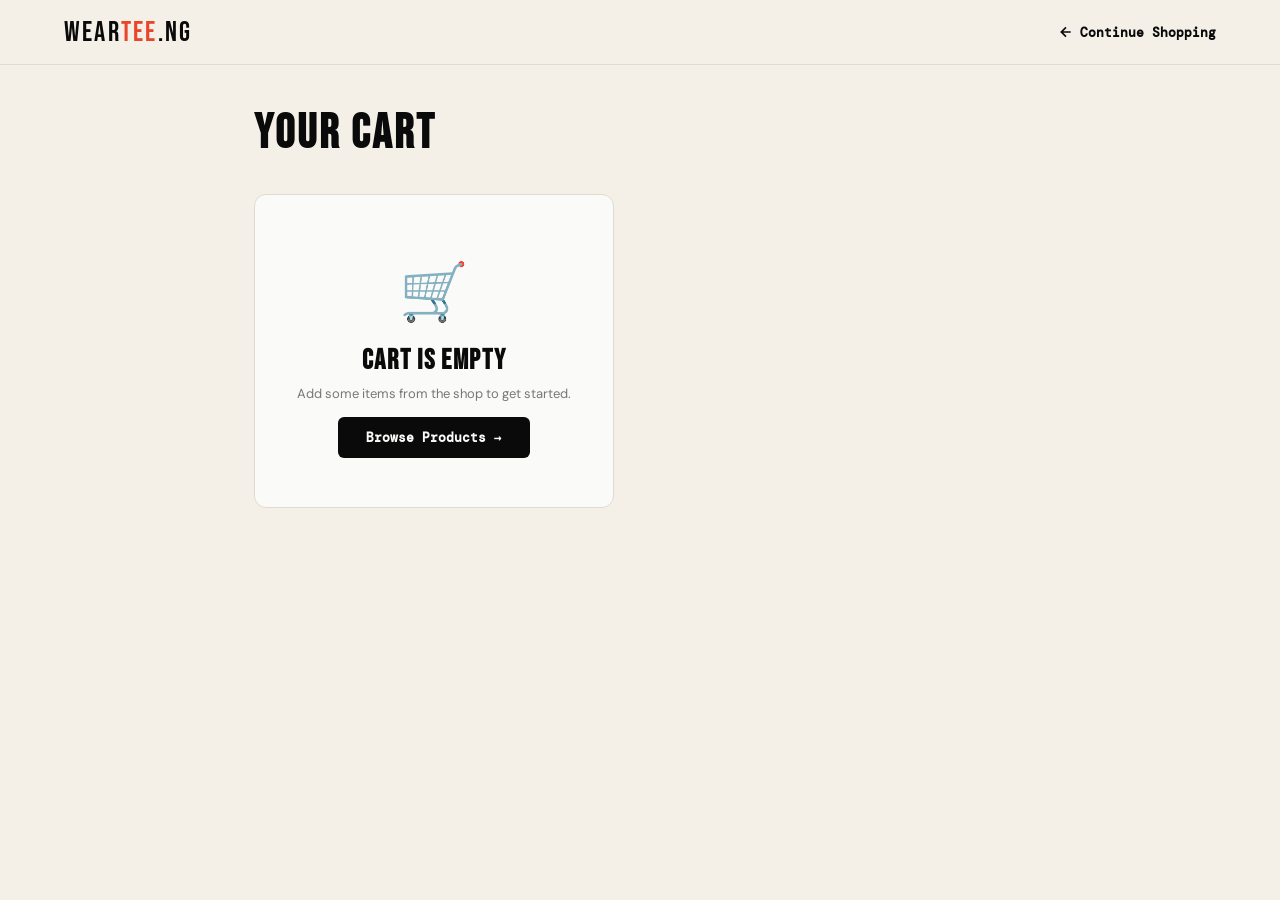
<file: cart.html>
<!DOCTYPE html>
<html lang="en">
<head>
    <meta charset="UTF-8">
    <meta name="viewport" content="width=device-width, initial-scale=1.0">
    <title>WearTee.ng | Cart</title>
    <link href="https://fonts.googleapis.com/css2?family=Bebas+Neue&family=DM+Sans:wght@300;400;500;600;700&family=DM+Mono:wght@400;500&display=swap" rel="stylesheet">
    <style>
        :root {
            --black: #0a0a0a;
            --white: #fafaf8;
            --cream: #f4f0e8;
            --accent: #e8452a;
            --green: #1a8c5c;
            --mid: #777;
            --border: #e0dbd0;
            --ease: cubic-bezier(0.4,0,0.2,1);
        }
        *, *::before, *::after { margin: 0; padding: 0; box-sizing: border-box; }
        body { background: var(--cream); color: var(--black); font-family: 'DM Sans', sans-serif; min-height: 100vh; }

        /* ── HEADER ── */
        header { background: rgba(244,240,232,.95); backdrop-filter: blur(12px); position: sticky; top: 0; z-index: 100; border-bottom: 1px solid var(--border); padding: 0 5%; }
        .header-inner { display: flex; align-items: center; justify-content: space-between; height: 64px; }
        .logo { font-family: 'Bebas Neue', sans-serif; font-size: 28px; letter-spacing: .08em; color: var(--black); text-decoration: none; }
        .logo span { color: var(--accent); }
        .back-link { display: flex; align-items: center; gap: 6px; font-size: 13px; font-weight: 600; color: var(--black); text-decoration: none; font-family: 'DM Mono', monospace; }
        .back-link:hover { color: var(--accent); }

        /* ── LAYOUT ── */
        .page-wrap { max-width: 900px; margin: 0 auto; padding: 40px 5% 80px; }
        .page-title { font-family: 'Bebas Neue', sans-serif; font-size: 48px; letter-spacing: .06em; margin-bottom: 32px; }
        .cart-layout { display: grid; grid-template-columns: 1fr 380px; gap: 32px; align-items: start; }

        /* ── CART ITEMS ── */
        .cart-items-box { background: var(--white); border-radius: 12px; overflow: hidden; border: 1px solid var(--border); }
        .cart-item { display: flex; gap: 16px; padding: 20px; border-bottom: 1px solid var(--border); align-items: flex-start; }
        .cart-item:last-child { border-bottom: none; }
        .cart-item img { width: 80px; height: 96px; object-fit: cover; border-radius: 8px; background: var(--cream); flex-shrink: 0; }
        .ci-info { flex: 1; }
        .ci-name { font-weight: 600; font-size: 14px; margin-bottom: 4px; }
        .ci-size { font-size: 11px; color: var(--mid); font-family: 'DM Mono', monospace; letter-spacing: .08em; margin-bottom: 12px; }
        .ci-qty { display: flex; align-items: center; gap: 12px; }
        .qty-btn { width: 30px; height: 30px; border: 1.5px solid var(--border); border-radius: 6px; background: none; cursor: pointer; font-size: 16px; display: flex; align-items: center; justify-content: center; transition: border-color .15s; }
        .qty-btn:hover { border-color: var(--black); }
        .qty-num { font-size: 14px; font-weight: 700; font-family: 'DM Mono', monospace; min-width: 24px; text-align: center; }
        .ci-price { font-family: 'DM Mono', monospace; font-size: 14px; font-weight: 600; margin-left: auto; padding-top: 4px; }
        .rm-btn { background: none; border: none; color: var(--mid); font-size: 11px; cursor: pointer; text-decoration: underline; margin-top: 8px; display: block; font-family: 'DM Sans', sans-serif; }
        .rm-btn:hover { color: var(--accent); }
        .empty-cart { padding: 60px 20px; text-align: center; }
        .empty-cart .e-icon { font-size: 56px; margin-bottom: 16px; }
        .empty-cart h3 { font-family: 'Bebas Neue', sans-serif; font-size: 28px; margin-bottom: 8px; letter-spacing: .06em; }
        .empty-cart p { font-size: 13px; color: var(--mid); margin-bottom: 24px; }
        .empty-cart a { background: var(--black); color: var(--white); padding: 12px 28px; border-radius: 6px; text-decoration: none; font-size: 13px; font-weight: 600; font-family: 'DM Mono', monospace; }

        /* ── ORDER PANEL ── */
        .order-panel { background: var(--white); border-radius: 12px; border: 1px solid var(--border); padding: 24px; position: sticky; top: 84px; }
        .order-panel h3 { font-family: 'Bebas Neue', sans-serif; font-size: 20px; letter-spacing: .08em; margin-bottom: 20px; }

        /* ── LOCATION ── */
        .loc-label { font-size: 11px; font-weight: 700; letter-spacing: .08em; text-transform: uppercase; font-family: 'DM Mono', monospace; margin-bottom: 8px; display: block; }
        .loc-input-wrap { position: relative; }
        .loc-input { width: 100%; padding: 12px 14px 12px 40px; border: 1.5px solid var(--border); border-radius: 8px; font-size: 14px; font-family: 'DM Sans', sans-serif; background: var(--cream); outline: none; transition: border-color .2s; color: var(--black); }
        .loc-input:focus { border-color: var(--black); }
        .loc-icon { position: absolute; left: 12px; top: 50%; transform: translateY(-50%); font-size: 16px; pointer-events: none; }
        .fee-pill { display: flex; align-items: center; justify-content: space-between; background: #f0fdf4; border: 1.5px solid #bbf7d0; border-radius: 8px; padding: 10px 14px; margin-top: 10px; animation: feeIn .25s ease; }
        .fee-location { font-size: 12px; font-weight: 600; color: #166534; }
        .fee-amount { font-family: 'DM Mono', monospace; font-size: 12px; font-weight: 700; color: #15803d; }
        .fee-total-row { display: flex; justify-content: space-between; align-items: center; font-size: 13px; margin-top: 8px; color: var(--mid); }
        .fee-total-row strong { color: var(--black); font-size: 15px; font-family: 'DM Mono', monospace; }
        @keyframes feeIn { from { opacity:0; transform: translateY(4px); } to { opacity:1; transform: none; } }

        /* ── TOTALS ── */
        .totals { margin: 20px 0 0; border-top: 1px solid var(--border); padding-top: 16px; }
        .tot-row { display: flex; justify-content: space-between; font-size: 13px; margin-bottom: 8px; color: var(--mid); }
        .tot-row.grand { font-size: 17px; font-weight: 800; color: var(--black); padding-top: 10px; border-top: 1px solid var(--border); margin-top: 8px; }
        .tot-row.grand span:last-child { font-family: 'DM Mono', monospace; }

        /* ── PAYMENT BUTTONS ── */
        .pay-section { margin-top: 20px; display: flex; flex-direction: column; gap: 10px; }
        .pay-label { font-size: 10px; font-weight: 700; letter-spacing: .1em; text-transform: uppercase; font-family: 'DM Mono', monospace; color: var(--mid); margin-bottom: 4px; }

        .btn-whatsapp {
            width: 100%;
            padding: 16px;
            background: #25D366;
            color: white;
            border: none;
            border-radius: 8px;
            font-size: 14px;
            font-weight: 700;
            font-family: 'DM Sans', sans-serif;
            cursor: pointer;
            display: flex;
            align-items: center;
            justify-content: center;
            gap: 10px;
            transition: background .2s;
        }
        .btn-whatsapp:hover { background: #1ebe5b; }
        .btn-whatsapp:disabled { opacity: .4; cursor: not-allowed; }

        .btn-card {
            width: 100%;
            padding: 16px;
            background: var(--black);
            color: var(--white);
            border: none;
            border-radius: 8px;
            font-size: 14px;
            font-weight: 700;
            font-family: 'DM Sans', sans-serif;
            cursor: pointer;
            display: flex;
            align-items: center;
            justify-content: center;
            gap: 10px;
            transition: background .2s;
        }
        .btn-card:hover { background: #333; }
        .btn-card:disabled { opacity: .4; cursor: not-allowed; }

        .paystack-note { text-align: center; font-size: 10px; color: var(--mid); font-family: 'DM Mono', monospace; margin-top: 4px; }

        /* ── SUCCESS MODAL ── */
        .modal-overlay { position: fixed; inset: 0; background: rgba(10,10,10,.5); z-index: 500; display: none; align-items: center; justify-content: center; padding: 20px; }
        .modal-overlay.show { display: flex; }
        .modal-box { background: var(--white); border-radius: 16px; width: 100%; max-width: 460px; padding: 32px; text-align: center; max-height: 90vh; overflow-y: auto; }
        .modal-box .s-icon { font-size: 56px; margin-bottom: 12px; }
        .modal-box h2 { font-family: 'Bebas Neue', sans-serif; font-size: 32px; letter-spacing: .08em; margin-bottom: 8px; }
        .modal-box p { font-size: 13px; color: var(--mid); line-height: 1.7; margin-bottom: 20px; }
        .order-ref { font-family: 'DM Mono', monospace; font-size: 12px; background: var(--cream); padding: 10px 16px; border-radius: 6px; display: inline-block; margin-bottom: 20px; }
        .success-details { background: var(--cream); border-radius: 10px; padding: 16px; margin-bottom: 16px; text-align: left; }
        .success-details .row { display: flex; justify-content: space-between; font-size: 13px; margin-bottom: 6px; color: var(--mid); }
        .success-details .row.total { font-weight: 700; font-size: 15px; color: var(--black); border-top: 1px solid var(--border); padding-top: 8px; margin-top: 6px; }
        .bank-box { background: #EFF6FF; border: 1.5px solid #BFDBFE; border-radius: 10px; padding: 16px; margin-bottom: 16px; text-align: left; }
        .bank-box h4 { font-size: 12px; font-weight: 700; font-family: 'DM Mono', monospace; letter-spacing: .08em; color: #1D4ED8; margin-bottom: 10px; }
        .bank-row { display: flex; justify-content: space-between; font-size: 13px; margin-bottom: 6px; }
        .bank-row strong { font-family: 'DM Mono', monospace; font-size: 13px; color: var(--black); }
        .bank-note { font-size: 11px; color: #1D4ED8; margin-top: 8px; }
        .btn-continue { width: 100%; padding: 14px; background: var(--black); color: var(--white); border: none; border-radius: 8px; font-size: 14px; font-weight: 700; cursor: pointer; font-family: 'DM Sans', sans-serif; margin-top: 8px; }
        .btn-continue:hover { background: var(--accent); }

        /* ── TOAST ── */
        .toast { position: fixed; bottom: 30px; left: 50%; transform: translateX(-50%) translateY(80px); background: var(--black); color: var(--white); padding: 12px 24px; border-radius: 100px; font-size: 12px; font-weight: 600; font-family: 'DM Mono', monospace; z-index: 600; transition: transform .3s var(--ease); white-space: nowrap; }
        .toast.show { transform: translateX(-50%) translateY(0); }

        /* ── MOBILE ── */
        @media (max-width: 700px) {
            .cart-layout { grid-template-columns: 1fr; }
            .order-panel { position: static; }
            .page-title { font-size: 36px; }
        }
    </style>
</head>
<body>

<!-- HEADER -->
<header>
    <div class="header-inner">
        <a href="index.html" class="logo">Wear<span>Tee</span>.ng</a>
        <a href="product.html" class="back-link">
            <svg width="16" height="16" fill="none" stroke="currentColor" stroke-width="2.5" viewBox="0 0 24 24">
                <path d="M19 12H5M12 5l-7 7 7 7"/>
            </svg>
            Continue Shopping
        </a>
    </div>
</header>

<!-- PAGE -->
<div class="page-wrap">
    <h1 class="page-title">Your Cart</h1>

    <div class="cart-layout" id="cart-layout">

        <!-- ITEMS -->
        <div class="cart-items-box" id="cart-items-box">
            <div class="empty-cart" id="empty-state" style="display:none;">
                <div class="e-icon">🛒</div>
                <h3>Cart is Empty</h3>
                <p>Add some items from the shop to get started.</p>
                <a href="product.html">Browse Products →</a>
            </div>
        </div>

        <!-- ORDER PANEL -->
        <div class="order-panel" id="order-panel">
            <h3>Order Summary</h3>

            <!-- Location -->
            <label class="loc-label">📍 Delivery Location</label>
            <div class="loc-input-wrap">
                <span class="loc-icon">📍</span>
                <input class="loc-input" type="text" id="f-location"
                       placeholder="Type your area e.g. Lekki, Abuja..."
                       oninput="onLocationInput()" autocomplete="off">
            </div>
            <div id="delivery-fee-preview"></div>

            <!-- Totals -->
            <div class="totals">
                <div class="tot-row"><span>Subtotal</span><span id="subtotal-display">₦0</span></div>
                <div class="tot-row"><span>Delivery</span><span id="delivery-display" style="color:var(--mid);font-size:12px;">Enter location</span></div>
                <div class="tot-row grand"><span>Total</span><span id="total-display">—</span></div>
            </div>

            <!-- Payment Buttons -->
            <div class="pay-section">
                <div class="pay-label">How would you like to pay?</div>

                <button class="btn-whatsapp" id="btn-whatsapp" onclick="handleWhatsApp()" disabled>
                    <svg width="20" height="20" viewBox="0 0 24 24" fill="white">
                        <path d="M17.472 14.382c-.297-.149-1.758-.867-2.03-.967-.273-.099-.471-.148-.67.15-.197.297-.767.966-.94 1.164-.173.199-.347.223-.644.075-.297-.15-1.255-.463-2.39-1.475-.883-.788-1.48-1.761-1.653-2.059-.173-.297-.018-.458.13-.606.134-.133.298-.347.446-.52.149-.174.198-.298.298-.497.099-.198.05-.371-.025-.52-.075-.149-.669-1.612-.916-2.207-.242-.579-.487-.5-.669-.51-.173-.008-.371-.01-.57-.01-.198 0-.52.074-.792.372-.272.297-1.04 1.016-1.04 2.479 0 1.462 1.065 2.875 1.213 3.074.149.198 2.096 3.2 5.077 4.487.709.306 1.262.489 1.694.625.712.227 1.36.195 1.871.118.571-.085 1.758-.719 2.006-1.413.248-.694.248-1.289.173-1.413-.074-.124-.272-.198-.57-.347z"/>
                        <path d="M11.998 0C5.373 0 0 5.373 0 12c0 2.115.554 4.1 1.522 5.823L0 24l6.335-1.508C8.025 23.452 9.975 24 11.998 24 18.625 24 24 18.627 24 12S18.625 0 11.998 0zm0 21.818c-1.872 0-3.633-.505-5.148-1.384l-.369-.219-3.761.895.952-3.652-.24-.378A9.79 9.79 0 0 1 2.18 12c0-5.413 4.406-9.818 9.818-9.818 5.413 0 9.818 4.405 9.818 9.818S17.411 21.818 11.998 21.818z"/>
                    </svg>
                    Order via WhatsApp
                </button>

                <button class="btn-card" id="btn-card" onclick="handleCard()" disabled>
                    <svg width="18" height="18" fill="none" stroke="currentColor" stroke-width="2" viewBox="0 0 24 24">
                        <rect x="1" y="4" width="22" height="16" rx="2" ry="2"/>
                        <line x1="1" y1="10" x2="23" y2="10"/>
                    </svg>
                    Pay with Card / Bank
                </button>
                <p class="paystack-note">Secured by Paystack — card, USSD & bank transfer</p>
            </div>
        </div>
    </div>
</div>

<!-- SUCCESS MODAL -->
<div class="modal-overlay" id="success-modal">
    <div class="modal-box">
        <div class="s-icon" id="success-icon">🎉</div>
        <h2 id="success-title">Order Placed!</h2>
        <p id="success-msg">Thank you for shopping with WearTee.ng!</p>
        <div class="order-ref" id="order-ref-display"></div>
        <div id="success-details"></div>
        <div id="bank-details-box" style="display:none;">
            <div class="bank-box">
                <h4>🏦 Bank Transfer Details</h4>
                <div class="bank-row"><span>Bank</span><strong>Moniepoint</strong></div>
                <div class="bank-row"><span>Account Number</span><strong>6650194873</strong></div>
                <div class="bank-row"><span>Account Name</span><strong>Olowoeyo Fatima Bukola</strong></div>
                <div class="bank-row" id="bank-amount-row"><span>Amount</span><strong id="bank-amount">—</strong></div>
                <p class="bank-note">After payment, send your proof to our WhatsApp and we'll confirm your order.</p>
            </div>
        </div>
        <button class="btn-continue" onclick="closeSuccess()">Continue Shopping →</button>
    </div>
</div>

<!-- Toast -->
<div class="toast" id="toast"></div>

<script>
// ══════════════════════════════════════════════════════════════════════════════
// CONFIG
// ══════════════════════════════════════════════════════════════════════════════
const SUPABASE_URL      = 'https://noomrucdhechdsfhoxzr.supabase.co';
const SUPABASE_ANON_KEY = 'eyJhbGciOiJIUzI1NiIsInR5cCI6IkpXVCJ9.eyJpc3MiOiJzdXBhYmFzZSIsInJlZiI6Im5vb21ydWNkaGVjaGRzZmhveHpyIiwicm9sZSI6ImFub24iLCJpYXQiOjE3ODA0NDkzODYsImV4cCI6MjA5NjAyNTM4Nn0.oq8L6VoFUTiDVZ-nSaISDotGUSSv0nvaWTep3A1cobU';
const PAYSTACK_PUBLIC_KEY = 'pk_test_REPLACE_WITH_YOUR_PAYSTACK_PUBLIC_KEY';
const WA_NUMBER           = '2349067468815';

// ══════════════════════════════════════════════════════════════════════════════
// DELIVERY ZONES
// ══════════════════════════════════════════════════════════════════════════════
const DELIVERY_ZONES = [
    { name:'Lagos',      fee:3000, keywords:['lagos','ikeja','lekki','ajah','victoria island','vi','surulere','yaba','mainland','island','mushin','oshodi','festac','agege','ojodu','berger','magodo','gbagada','maryland','ikorodu','badagry','epe','alimosho','iyana','ojota','mile 12','mile12','ketu','kosofe','ojo','apapa','amuwo','abule egba','ibeju','sangotedo','chevron','idumota','balogun'] },
    { name:'Ilorin',     fee:2500, keywords:['ilorin','kwara','gra ilorin','tanke','fate','maraba','amilegbe','oloje','pakata','balogun fulani','sawmill'] },
    { name:'Abuja',      fee:5000, keywords:['abuja','fct','garki','wuse','maitama','asokoro','gwarinpa','kubwa','nyanya','gwagwalada','kuje','bwari','jabi','lugbe','lokogoma','apo','gudu','life camp','lifecamp'] },
    { name:'Port Harcourt', fee:5000, keywords:['port harcourt','portharcourt','ph','rivers','rumuola','rumuokwuta','diobu','ada george','trans-amadi','elekahia','gra ph'] },
    { name:'Ibadan',     fee:4000, keywords:['ibadan','oyo','bodija','ui','challenge','ring road','mokola','agodi','felele','dugbe','ojoo','apata'] },
    { name:'Kano',       fee:5500, keywords:['kano','sabon gari','bompai','nassarawa','fagge'] },
    { name:'Enugu',      fee:5000, keywords:['enugu','independence layout','new haven','trans ekulu','abakpa','emene','uwani'] },
    { name:'Benin City', fee:5000, keywords:['benin','benin city','edo','upper sakponba','ugbowo','uselu','new benin','ikpoba'] },
    { name:'Warri',      fee:5000, keywords:['warri','delta','effurun','ughelli','sapele','asaba'] },
    { name:'Ogun',       fee:4000, keywords:['ogun','abeokuta','sagamu','ijebu ode','ota','sango','mowe','ofada','ifo','agbara'] },
    { name:'Other States (Nationwide)', fee:6000, keywords:[] },
];

// ══════════════════════════════════════════════════════════════════════════════
// PRODUCT DATA (needed for hydration)
// ══════════════════════════════════════════════════════════════════════════════
const PRODUCTS = [
    { id:0,  name:"Asymmetric Pleated Top (Black)",       price:12000, img:"images/Asymmetric Pleated Top(black).JPG" },
    { id:1,  name:"Asymmetric Pleated Top (Red)",         price:12000, img:"images/Asymmetric Pleated Top(red).JPG" },
    { id:2,  name:"Backless Top (Black)",                 price:10000, img:"images/Backless Top(black).JPG" },
    { id:3,  name:"Backless Top (Wine)",                  price:10000, img:"images/Backless Top(wine).JPG" },
    { id:4,  name:"Basic Top (Lotus)",                    price:10000, img:"images/Heart Shaped Basic Top(lotus).JPG" },
    { id:5,  name:"Basic Top (Pink)",                     price:10000, img:"images/Heart Shaped Basic Top(pink).JPG" },
    { id:6,  name:"Black Tank Top",                       price:7000,  img:"images/Black Tank Top.JPG" },
    { id:7,  name:"Black V-Neck Short Sleeve Basic Top",  price:10000, img:"images/Black V-neck Short Sleeve Basic Top.JPG" },
    { id:8,  name:"Brown Tank Top",                       price:7000,  img:"images/Brown Tank Top.JPG" },
    { id:9,  name:"Grey Tank Top",                        price:7000,  img:"images/Grey Tank Top.JPG" },
    { id:10, name:"Long Basic Top (Blue)",                price:10000, img:"images/Long Basic Top(blue).JPG" },
    { id:11, name:"Long Basic Top (Rose Red)",            price:10000, img:"images/Long Basic Top(rose red).JPG" },
    { id:12, name:"Long Off Shoulder Top (Grey)",         price:10000, img:"images/Long Off Shoulder Top(grey).JPG" },
    { id:13, name:"Long Off Shoulder Top (Red)",          price:10000, img:"images/Long Off Shoulder Top(red).JPG" },
    { id:14, name:"Long Sleeve Basic Top",                price:10000, img:"images/Long Sleeve Basic Top.JPG" },
    { id:15, name:"Long Sleeve Basic Top (Brown)",        price:10000, img:"images/Long Sleeve Basic Top(brown).JPG" },
    { id:16, name:"Long Sleeve Wrap Top",                 price:12000, img:"images/Long Sleeve Wrap Top.JPG" },
    { id:17, name:"Long Sleeve Wrap Top (Black Stripe)",  price:12000, img:"images/Long sleeve Wrap Top (black stripe).JPG" },
    { id:18, name:"Long Sleeve Wrap Top (Pink)",          price:12000, img:"images/Long Sleeve Wrap Top(pink).JPG" },
    { id:19, name:"Long Sleeve Wrap Top (Style 2)",       price:12000, img:"images/Long Sleeve Wrap-Top.JPG" },
    { id:20, name:"Mesh Top (Style 1)",                   price:8000,  img:"images/Mesh Top.JPG" },
    { id:21, name:"Mesh Top (Style 2)",                   price:8000,  img:"images/Mesh Top (2).JPG" },
    { id:22, name:"Mesh Top (Style 3)",                   price:8000,  img:"images/Mesh Top (3).JPG" },
    { id:23, name:"Mesh Top (Style 4)",                   price:8000,  img:"images/Mesh Top (4).JPG" },
    { id:24, name:"Navy Blue Tee",                        price:15000, img:"images/Navy Blue Tee.JPG" },
    { id:25, name:"Ribbed Top (Caramel)",                 price:10000, img:"images/Ribbed Top(camel).JPG" },
    { id:26, name:"Ribbed Top (Purple)",                  price:10000, img:"images/Ribbed Top(purple).JPG" },
    { id:27, name:"Short Basic Top (Black)",              price:10000, img:"images/Short Basic Top(black).JPG" },
    { id:28, name:"Short Basic Top (Grey)",               price:10000, img:"images/Short Basic Top(grey).JPG" },
    { id:29, name:"Short Basic Top (Pink)",               price:10000, img:"images/Short Basic Top(pink).JPG" },
    { id:30, name:"U-Neck Basic Top",                     price:9000,  img:"images/U NEck Basic Top.JPG" },
    { id:31, name:"V-Neck Short Sleeve Basic Top (Yellow)",price:9000, img:"images/Yellow V-neck Short Sleeve Basic Top.JPG" },
    { id:32, name:"Black Graphic Tee",                    price:10000, img:"images/Black Graphics Tee.JPG" },
    { id:33, name:"Black Plain Tee",                      price:9500,  img:"images/Black Plain Tee.JPG" },
    { id:34, name:"Black Tee (Style 1)",                  price:10000, img:"images/Black Tee.JPG" },
    { id:35, name:"Black Tee (Style 2)",                  price:15000, img:"images/Black Tee (2).JPG" },
    { id:36, name:"Blue Tee",                             price:15000, img:"images/Blue Tee.JPG" },
    { id:37, name:"Cream Color Tee",                      price:10000, img:"images/Cream Color Tee.JPG" },
    { id:38, name:"Green Tee",                            price:15000, img:"images/Green TEe.JPG" },
    { id:39, name:"Grey Tee",                             price:15000, img:"images/Grey Tee.JPG" },
    { id:40, name:"Jerry Graphics Tee",                   price:15000, img:"images/Mickey Graphics Tee.JPG" },
    { id:41, name:"Khaki Button-Up Shirt (Style 1)",      price:15000, img:"images/Khaki Button-up Shirt.JPG" },
    { id:42, name:"Khaki Button-Up Shirt (Style 2)",      price:15000, img:"images/Khaki Button-up Shirt (2).JPG" },
    { id:43, name:"Leopard Print Roundneck",              price:15000, img:"images/Leopard Print Roundneck.JPG" },
    { id:44, name:"Leopard Print Roundneck (Pink)",       price:15000, img:"images/Leopard Print Roundneck(pink).JPG" },
    { id:45, name:"Long Sleeve Button-Up Shirt (Black)",  price:20000, img:"images/Long Sleeve Button-up Shirt(black).JPG" },
    { id:46, name:"Long Sleeve Button-Up Shirt (Brown)",  price:20000, img:"images/Long Sleeve Button-up Shirt(brown).JPG" },
    { id:47, name:"Long Sleeve Graphics Tee",             price:20000, img:"images/Long Sleeve Graphics Tee.JPG" },
    { id:48, name:"Long Sleeve Graphics Tee (Brown)",     price:20000, img:"images/Long Sleeve Graphics Tee(brown).JPG" },
    { id:49, name:"Long Sleeve Graphics Tee (Wine)",      price:20000, img:"images/Long Sleeve Graphics Tee(wine).JPG" },
    { id:50, name:"One Piece Black Tee",                  price:15000, img:"images/One Piece Black Tee.JPG" },
    { id:51, name:"Printed Tee (Black)",                  price:15000, img:"images/Printed Tee(black).JPG" },
    { id:52, name:"Tom & Jerry Round Neck Tee",           price:15000, img:"images/Mickey Round Neck Tee.JPG" },
    { id:53, name:"White Button-Up Shirt",                price:15000, img:"images/White Button-up Shirt.JPG" },
    { id:54, name:"White Plain Tee",                      price:10000, img:"images/White Plain Tee.JPG" },
    { id:55, name:"Black Strapless Cap (Style 1)",        price:15000, img:"images/Black Strapless Cap.JPG" },
    { id:56, name:"Black Strapless Cap (Style 2)",        price:15000, img:"images/Black Strapless Cap (2).JPG" },
    { id:57, name:"Black Strapless Cap (Style 3)",        price:15000, img:"images/Black Strapless Cap (3).JPG" },
    { id:58, name:"Blue Strapless Cap (Style 1)",         price:15000, img:"images/Blue Strapless Cap.JPG" },
    { id:59, name:"Blue Strapless Cap (Style 2)",         price:15000, img:"images/Blue Strapless Cap (2).JPG" },
    { id:60, name:"Cream Strapless Cap",                  price:15000, img:"images/Cream Strapless Cap.JPG" },
    { id:61, name:"Green Strapless Cap",                  price:15000, img:"images/Green Strapless Cap.JPG" },
    { id:62, name:"Blue Velvet Joggers",                  price:15000, img:"images/Blue Velvet Joggers.JPG" },
    { id:63, name:"Brown Velvet Joggers",                 price:15000, img:"images/Brown Velvet Joggers.JPG" },
    { id:64, name:"Velvet Joggers (Burgundy)",            price:15000, img:"images/Velvet Joggers(burgundy).JPG" },
    { id:65, name:"Blue Wide Leg Pant",                   price:9000,  img:"images/Blue Wide Leg Pant.JPG" },
    { id:66, name:"Linen Free Pant (Black)",              price:9000,  img:"images/Linen Free Pant(black).JPG" },
    { id:67, name:"Linen Free Pant (Brown)",              price:9000,  img:"images/Linen Free Pant(brown).JPG" },
    { id:68, name:"Linen Free Pant (Caramel)",            price:9000,  img:"images/Linen Free Pant(caramel).JPG" },
    { id:69, name:"Linen Free Pant (Grey)",               price:9000,  img:"images/Linen Free Pant (grey).JPG" },
    { id:70, name:"Unisex Cargo (Black) Style 1",         price:15000, img:"images/Unisex Cargo(black).JPG" },
    { id:71, name:"Unisex Cargo (Black) Style 2",         price:15000, img:"images/Unisex Cargo(black 2).JPG" },
    { id:72, name:"Unisex Cargo (Green) Style 1",         price:15000, img:"images/Unisex Cargo(green).JPG" },
    { id:73, name:"Unisex Cargo (Green) Style 2",         price:15000, img:"images/Unisex Cargo(green) (2).JPG" },
    { id:74, name:"Unisex Cargo (Grey)",                  price:15000, img:"images/Unisex Cargo(grey).JPG" },
    { id:75, name:"Unisex Cargo (Khaki)",                 price:15000, img:"images/Unisex Cargo(khaki).JPG" },
    { id:76, name:"Wide Leg Pant (Yellow)",               price:9000,  img:"images/Yellow Wide Leg Pant.JPG" },
];

// ══════════════════════════════════════════════════════════════════════════════
// STATE
// ══════════════════════════════════════════════════════════════════════════════
let cart         = loadCart();
let deliveryFee  = 0;
let deliveryName = '';
let detectedZone = null;

function loadCart() {
    const saved = JSON.parse(localStorage.getItem('wt_cart2')) || [];
    return saved.map(s => {
        const p = PRODUCTS.find(x => x.id === s.id);
        if (!p) return null;
        return { ...p, size: s.size, qty: s.qty };
    }).filter(Boolean);
}

function saveCart() {
    localStorage.setItem('wt_cart2', JSON.stringify(cart.map(i => ({ id:i.id, size:i.size, qty:i.qty }))));
}

// ══════════════════════════════════════════════════════════════════════════════
// RENDER CART
// ══════════════════════════════════════════════════════════════════════════════
function renderCart() {
    const box      = document.getElementById('cart-items-box');
    const emptyEl  = document.getElementById('empty-state');
    const panel    = document.getElementById('order-panel');

    // FIX: Always clear existing items before re-rendering
    box.querySelectorAll('.cart-item').forEach(el => el.remove());

    if (!cart.length) {
        emptyEl.style.display = 'block';
        panel.style.display   = 'none';
        return;
    }

    emptyEl.style.display = 'none';
    panel.style.display   = 'block';

    emptyEl.style.display = 'none';
    panel.style.display   = 'block';

    // Remove existing items (keep empty state div)
    box.querySelectorAll('.cart-item').forEach(el => el.remove());

    cart.forEach(item => {
        const el = document.createElement('div');
        el.className = 'cart-item';
        el.innerHTML = `
            <img src="${item.img}" alt="${item.name}" onerror="this.style.background='#ece8e0'">
            <div class="ci-info">
                <div class="ci-name">${item.name}</div>
                <div class="ci-size">SIZE: ${item.size}</div>
                <div class="ci-qty">
                    <button class="qty-btn" onclick="changeQty(${item.id},'${item.size}',-1)">−</button>
                    <span class="qty-num">${item.qty}</span>
                    <button class="qty-btn" onclick="changeQty(${item.id},'${item.size}',1)">+</button>
                </div>
                <button class="rm-btn" onclick="removeItem(${item.id},'${item.size}')">Remove</button>
            </div>
            <div class="ci-price">₦${(item.price * item.qty).toLocaleString()}</div>
        `;
        box.appendChild(el);
    });

    updateTotals();
}

function updateTotals() {
    const subtotal = cart.reduce((a, b) => a + (b.price * b.qty), 0);
    const total    = subtotal + deliveryFee;

    document.getElementById('subtotal-display').textContent = '₦' + subtotal.toLocaleString();

    if (detectedZone) {
        document.getElementById('delivery-display').textContent =
            deliveryFee ? '₦' + deliveryFee.toLocaleString() : 'FREE';
        document.getElementById('delivery-display').style.color = 'var(--green)';
        document.getElementById('total-display').textContent = '₦' + total.toLocaleString();
    } else {
        document.getElementById('delivery-display').textContent = 'Enter location above';
        document.getElementById('delivery-display').style.color = 'var(--mid)';
        document.getElementById('total-display').textContent = '—';
    }
}

function changeQty(id, size, delta) {
    const item = cart.find(i => i.id === id && i.size === size);
    if (!item) return;
    item.qty += delta;
    if (item.qty <= 0) removeItem(id, size);
    else { saveCart(); renderCart(); }
}

function removeItem(id, size) {
    cart = cart.filter(i => !(i.id === id && i.size === size));
    saveCart(); renderCart();
}

// ══════════════════════════════════════════════════════════════════════════════
// LOCATION DETECTION
// ══════════════════════════════════════════════════════════════════════════════
function detectZone(text) {
    if (!text || !text.trim()) return null;
    const lower = text.toLowerCase().trim();
    for (const zone of DELIVERY_ZONES) {
        if (zone.keywords.length === 0) continue;
        if (zone.keywords.some(kw => lower.includes(kw))) return zone;
    }
    return DELIVERY_ZONES[DELIVERY_ZONES.length - 1];
}

function onLocationInput() {
    const val     = document.getElementById('f-location').value;
    const preview = document.getElementById('delivery-fee-preview');
    const zone    = detectZone(val);

    if (!val.trim()) {
        detectedZone = null; deliveryFee = 0; deliveryName = '';
        preview.innerHTML = '';
        setButtonsEnabled(false);
        updateTotals();
        return;
    }

    detectedZone = zone;
    deliveryFee  = zone.fee;
    deliveryName = zone.name;

    const subtotal = cart.reduce((a, b) => a + (b.price * b.qty), 0);
    const total    = subtotal + deliveryFee;

    preview.innerHTML = `
        <div class="fee-pill">
            <span class="fee-location">📍 ${zone.name}</span>
            <span class="fee-amount">${zone.fee === 0 ? 'FREE' : '₦' + zone.fee.toLocaleString()} delivery</span>
        </div>
        <div class="fee-total-row">
            <span>Order total</span>
            <strong>₦${total.toLocaleString()}</strong>
        </div>
    `;

    setButtonsEnabled(true);
    updateTotals();
}

function setButtonsEnabled(enabled) {
    document.getElementById('btn-whatsapp').disabled = !enabled;
    document.getElementById('btn-card').disabled     = !enabled;
}

// ══════════════════════════════════════════════════════════════════════════════
// SAVE ORDER TO SUPABASE
// ══════════════════════════════════════════════════════════════════════════════
async function saveOrder(ref, status) {
    const locVal   = document.getElementById('f-location').value;
    const subtotal = cart.reduce((a, b) => a + (b.price * b.qty), 0);
    const total    = subtotal + deliveryFee;
    try {
        await fetch(`${SUPABASE_URL}/rest/v1/orders`, {
            method: 'POST',
            headers: {
                apikey:         SUPABASE_ANON_KEY,
                Authorization:  `Bearer ${SUPABASE_ANON_KEY}`,
                'Content-Type': 'application/json',
                Prefer:         'return=minimal',
            },
            body: JSON.stringify({
                ref, status,
                location:     locVal,
                zone:         deliveryName,
                items:        cart.map(i => ({ id:i.id, name:i.name, size:i.size, qty:i.qty, price:i.price })),
                subtotal, delivery_fee: deliveryFee, total,
            }),
        });
    } catch(e) { console.warn('Supabase save failed:', e); }
}

// ══════════════════════════════════════════════════════════════════════════════
// WHATSAPP ORDER
// ══════════════════════════════════════════════════════════════════════════════
async function handleWhatsApp() {
    const locVal   = document.getElementById('f-location').value.trim();
    const ref      = 'WT-' + Date.now().toString().slice(-6);
    const subtotal = cart.reduce((a, b) => a + (b.price * b.qty), 0);
    const total    = subtotal + deliveryFee;

    await saveOrder(ref, 'whatsapp');

    let msg = `New Order — WearTee.ng\nRef: ${ref}\nLocation: ${locVal}\nZone: ${deliveryName}\n\nItems:\n`;
    cart.forEach(i => { msg += `- ${i.name} [${i.size}] x${i.qty}: ₦${(i.price * i.qty).toLocaleString()}\n`; });
    msg += `\nDelivery: ${deliveryFee ? '₦' + deliveryFee.toLocaleString() : 'FREE'}`;
    msg += `\nTotal: ₦${total.toLocaleString()}`;

    window.open(`https://wa.me/${WA_NUMBER}?text=${encodeURIComponent(msg)}`, '_blank');
    showSuccess(ref, 'whatsapp', total);
    cart = []; saveCart(); renderCart();
}

// ══════════════════════════════════════════════════════════════════════════════
// PAYSTACK CARD PAYMENT
// ══════════════════════════════════════════════════════════════════════════════
function handleCard() {
    const subtotal = cart.reduce((a, b) => a + (b.price * b.qty), 0);
    const total    = subtotal + deliveryFee;
    const ref      = 'WT-' + Date.now();
    const locVal   = document.getElementById('f-location').value.trim();

    loadPaystackScript(() => {
        const handler = PaystackPop.setup({
            key:      PAYSTACK_PUBLIC_KEY,
            email:    'orders@weartee.ng',
            amount:   total * 100,
            currency: 'NGN',
            ref,
            metadata: {
                custom_fields: [
                    { display_name:'Zone',     variable_name:'zone',     value: deliveryName },
                    { display_name:'Location', variable_name:'location', value: locVal },
                    { display_name:'Items',    variable_name:'items',    value: cart.map(i=>`${i.name}(${i.size})x${i.qty}`).join(', ') },
                ]
            },
            callback: async function(response) {
                showToast('Verifying payment...');
                try {
                    const verify = await fetch('https://weartee-ng.vercel.app/api/verify-payment', {
                        method: 'POST',
                        headers: { 'Content-Type': 'application/json' },
                        body: JSON.stringify({
                            reference:   response.reference,
                            cartItems:   cart.map(i => ({ id:i.id, qty:i.qty, price:i.price, name:i.name, size:i.size })),
                            location:    locVal,
                            zone:        deliveryName,
                            deliveryFee: deliveryFee,
                        })
                    });
                    const result = await verify.json();
                    if (!verify.ok || !result.ok) {
                        showToast('Could not verify payment. Contact us: ' + response.reference);
                        return;
                    }
                    showSuccess(response.reference, 'card', total);
                    cart = []; saveCart(); renderCart();
                } catch(e) {
                    showToast('Network error. Contact us with ref: ' + response.reference);
                }
            },
            onClose: function() { showToast('Payment cancelled.'); }
        });
        handler.openIframe();
    });
}

function loadPaystackScript(cb) {
    if (window.PaystackPop) { cb(); return; }
    const s = document.createElement('script');
    s.src = 'https://js.paystack.co/v1/inline.js';
    s.onload = cb;
    document.head.appendChild(s);
}

// ══════════════════════════════════════════════════════════════════════════════
// SUCCESS MODAL
// ══════════════════════════════════════════════════════════════════════════════
function showSuccess(ref, method, total) {
    document.getElementById('order-ref-display').textContent = 'Order Ref: ' + ref;

    if (method === 'card') {
        document.getElementById('success-icon').textContent  = '🎉';
        document.getElementById('success-title').textContent = 'Payment Confirmed!';
        document.getElementById('success-msg').textContent   = 'Your order is being processed. We\'ll reach out via WhatsApp shortly.';
        document.getElementById('bank-details-box').style.display = 'none';
    } else {
        document.getElementById('success-icon').textContent  = '✅';
        document.getElementById('success-title').textContent = 'Order Received!';
        document.getElementById('success-msg').textContent   = 'Your order has been sent to our WhatsApp. We\'ll confirm shortly!';
        document.getElementById('bank-details-box').style.display = 'none';
    }

    document.getElementById('success-modal').classList.add('show');
}

function closeSuccess() {
    document.getElementById('success-modal').classList.remove('show');
    window.location.href = 'product.html';
}

// ══════════════════════════════════════════════════════════════════════════════
// TOAST
// ══════════════════════════════════════════════════════════════════════════════
let toastTimer;
function showToast(msg) {
    const t = document.getElementById('toast');
    t.textContent = msg;
    t.classList.add('show');
    clearTimeout(toastTimer);
    toastTimer = setTimeout(() => t.classList.remove('show'), 2800);
}

// ══════════════════════════════════════════════════════════════════════════════
// INIT
// ══════════════════════════════════════════════════════════════════════════════
renderCart();
</script>
</body>
</html>
</file>
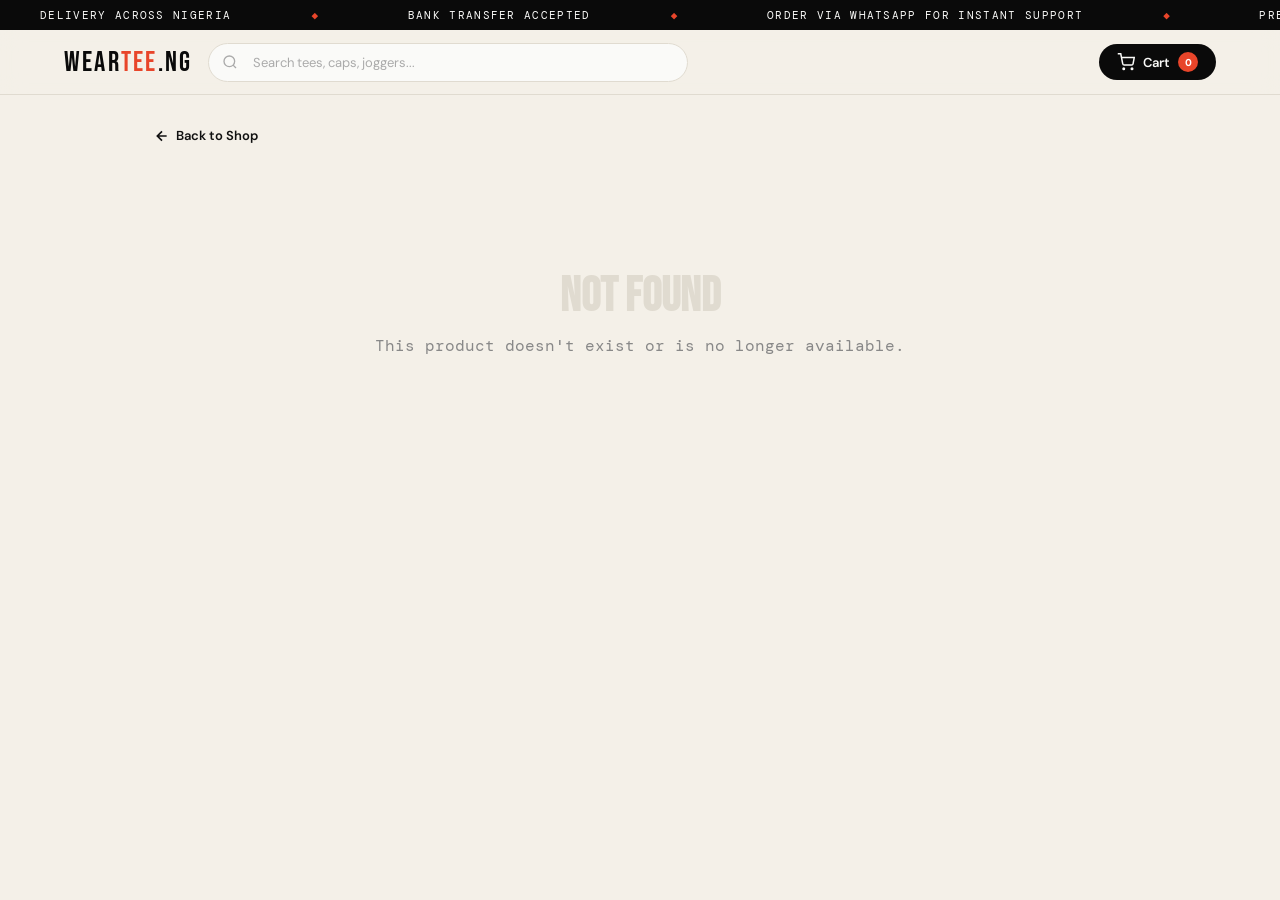
<file: product-detail.html>
<!DOCTYPE html>
<html lang="en">
<head>
    <meta charset="UTF-8">
    <meta name="viewport" content="width=device-width, initial-scale=1.0">
    <title>WearTee.ng | Product</title>
    <link href="https://fonts.googleapis.com/css2?family=Bebas+Neue&family=DM+Sans:wght@300;400;500;600;700&family=DM+Mono:wght@400;500&display=swap" rel="stylesheet">
    <link rel="stylesheet" href="product.css">
</head>
<body>

    <!-- TICKER -->
    <div class="ticker-wrap">
        <div class="ticker-track">
            <span>DELIVERY ACROSS NIGERIA</span><span class="ticker-sep">◆</span>
            <span>BANK TRANSFER ACCEPTED</span><span class="ticker-sep">◆</span>
            <span>ORDER VIA WHATSAPP FOR INSTANT SUPPORT</span><span class="ticker-sep">◆</span>
            <span>PREMIUM NIGERIAN STREETWEAR</span><span class="ticker-sep">◆</span>
        </div>
    </div>

    <!-- HEADER -->
    <header>
        <div class="header-inner">
            <a href="index.html" class="logo">Wear<span>Tee</span>.ng</a>
            <div class="search-wrap">
                <svg class="search-icon" width="16" height="16" fill="none" stroke="currentColor" stroke-width="2" viewBox="0 0 24 24">
                    <circle cx="11" cy="11" r="8"/><path d="m21 21-4.35-4.35"/>
                </svg>
                <input type="text" id="search-input" placeholder="Search tees, caps, joggers..." autocomplete="off">
            </div>
            <div class="header-actions">
                <a href="cart.html" class="cart-btn" id="cart-open">
                    <svg width="18" height="18" fill="none" stroke="currentColor" stroke-width="2" viewBox="0 0 24 24">
                        <circle cx="9" cy="21" r="1"/><circle cx="20" cy="21" r="1"/>
                        <path d="M1 1h4l2.68 13.39a2 2 0 0 0 2 1.61h9.72a2 2 0 0 0 2-1.61L23 6H6"/>
                    </svg>
                    Cart <span class="cart-badge" id="cart-count">0</span>
                </a>
            </div>
        </div>
    </header>

    <!-- PRODUCT DETAIL CONTENT -->
    <div class="pd-page">
        <a href="index.html" class="pd-back-link">
            <svg width="16" height="16" fill="none" stroke="currentColor" stroke-width="2.5" viewBox="0 0 24 24">
                <path d="M19 12H5M12 5l-7 7 7 7"/>
            </svg>
            Back to Shop
        </a>
        <div id="pd-page-content"><!-- populated by products.js on load --></div>
    </div>

    <!-- Toast -->
    <div class="toast" id="toast"></div>

    <script src="products.js"></script>
</body>
</html>
</file>
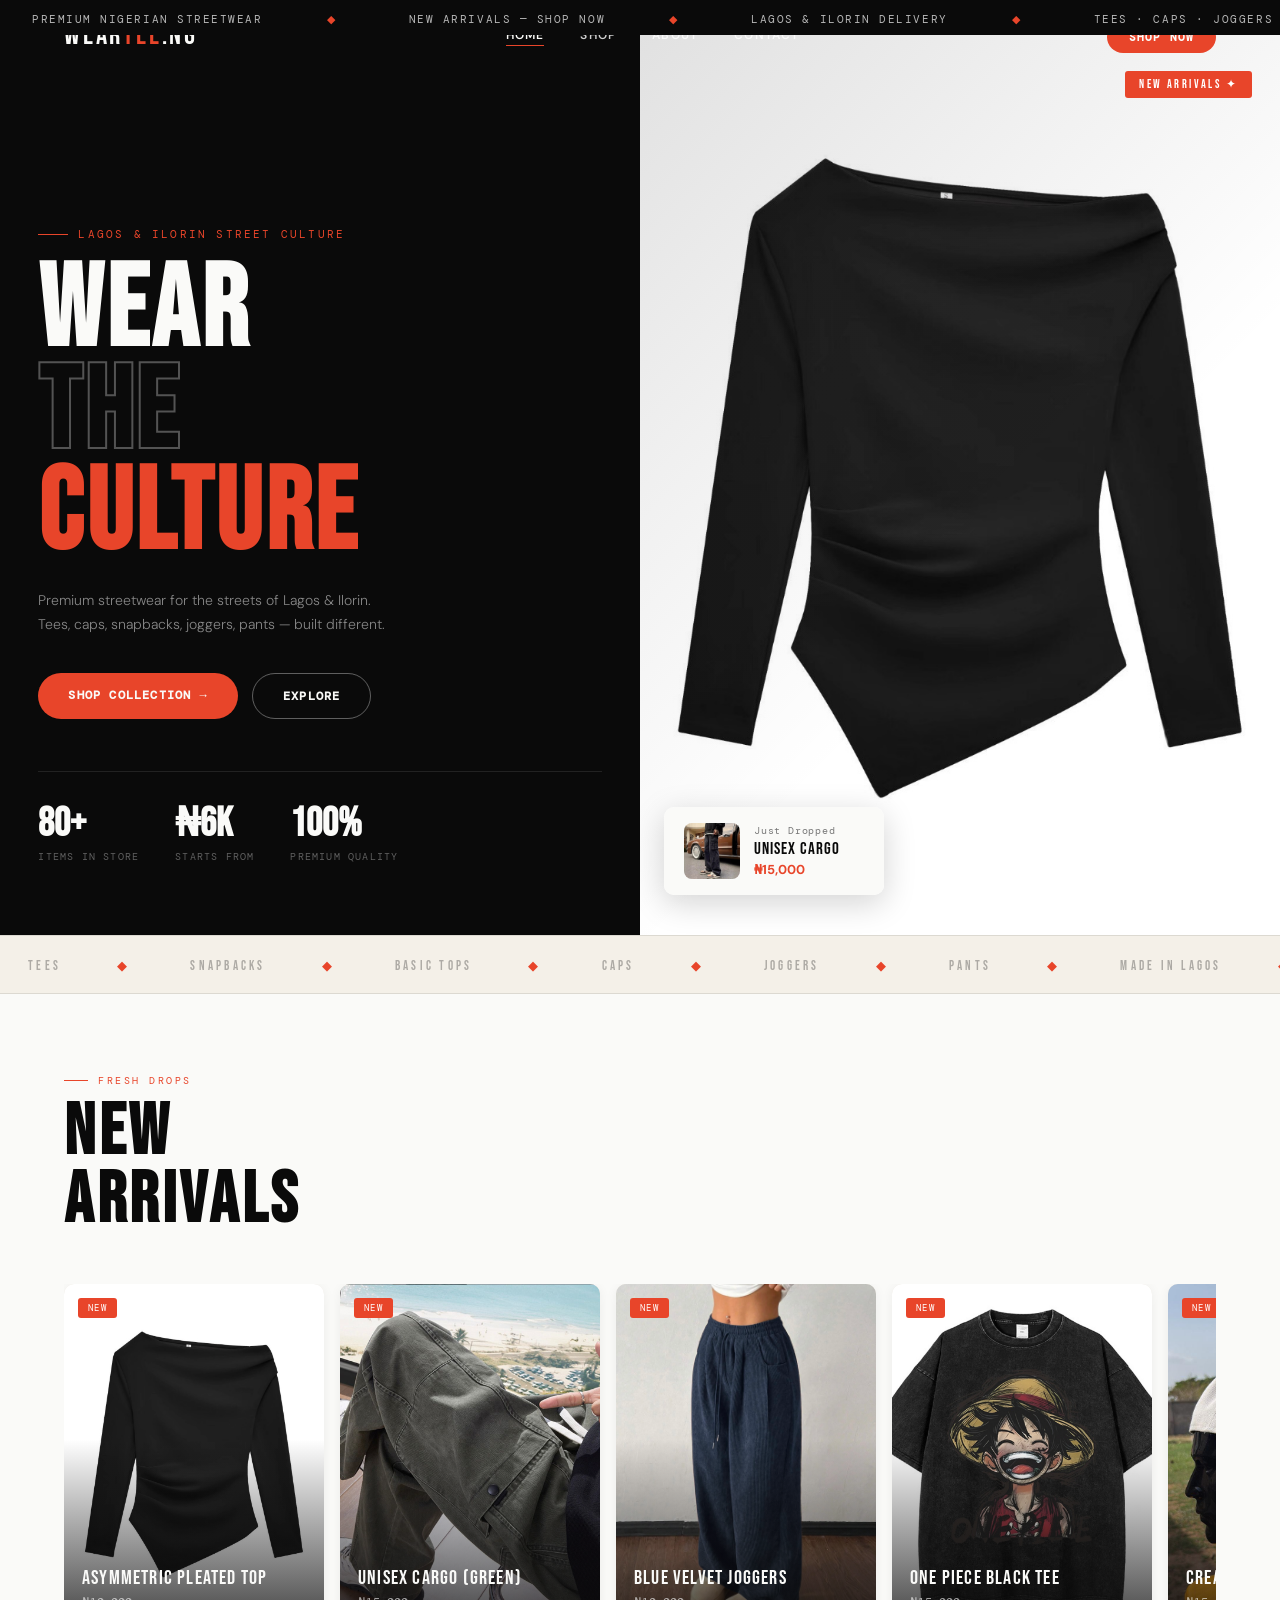
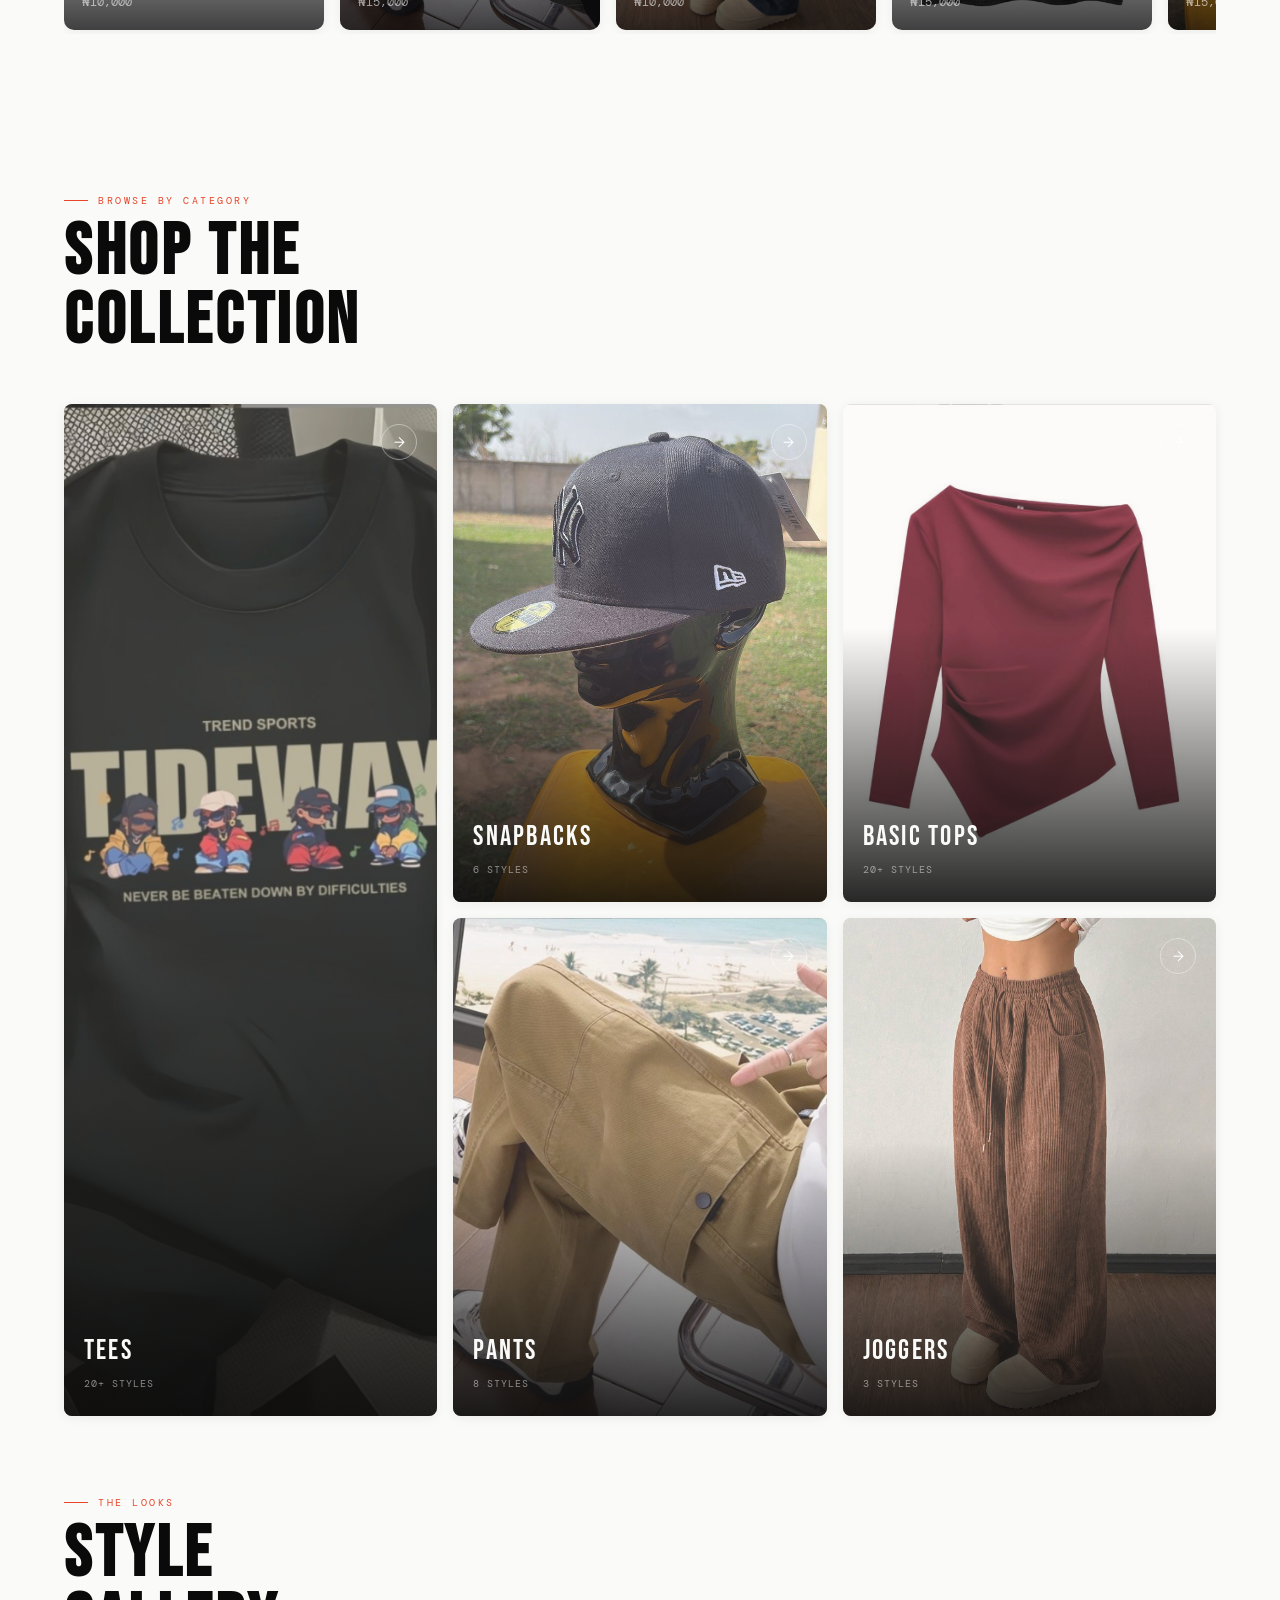
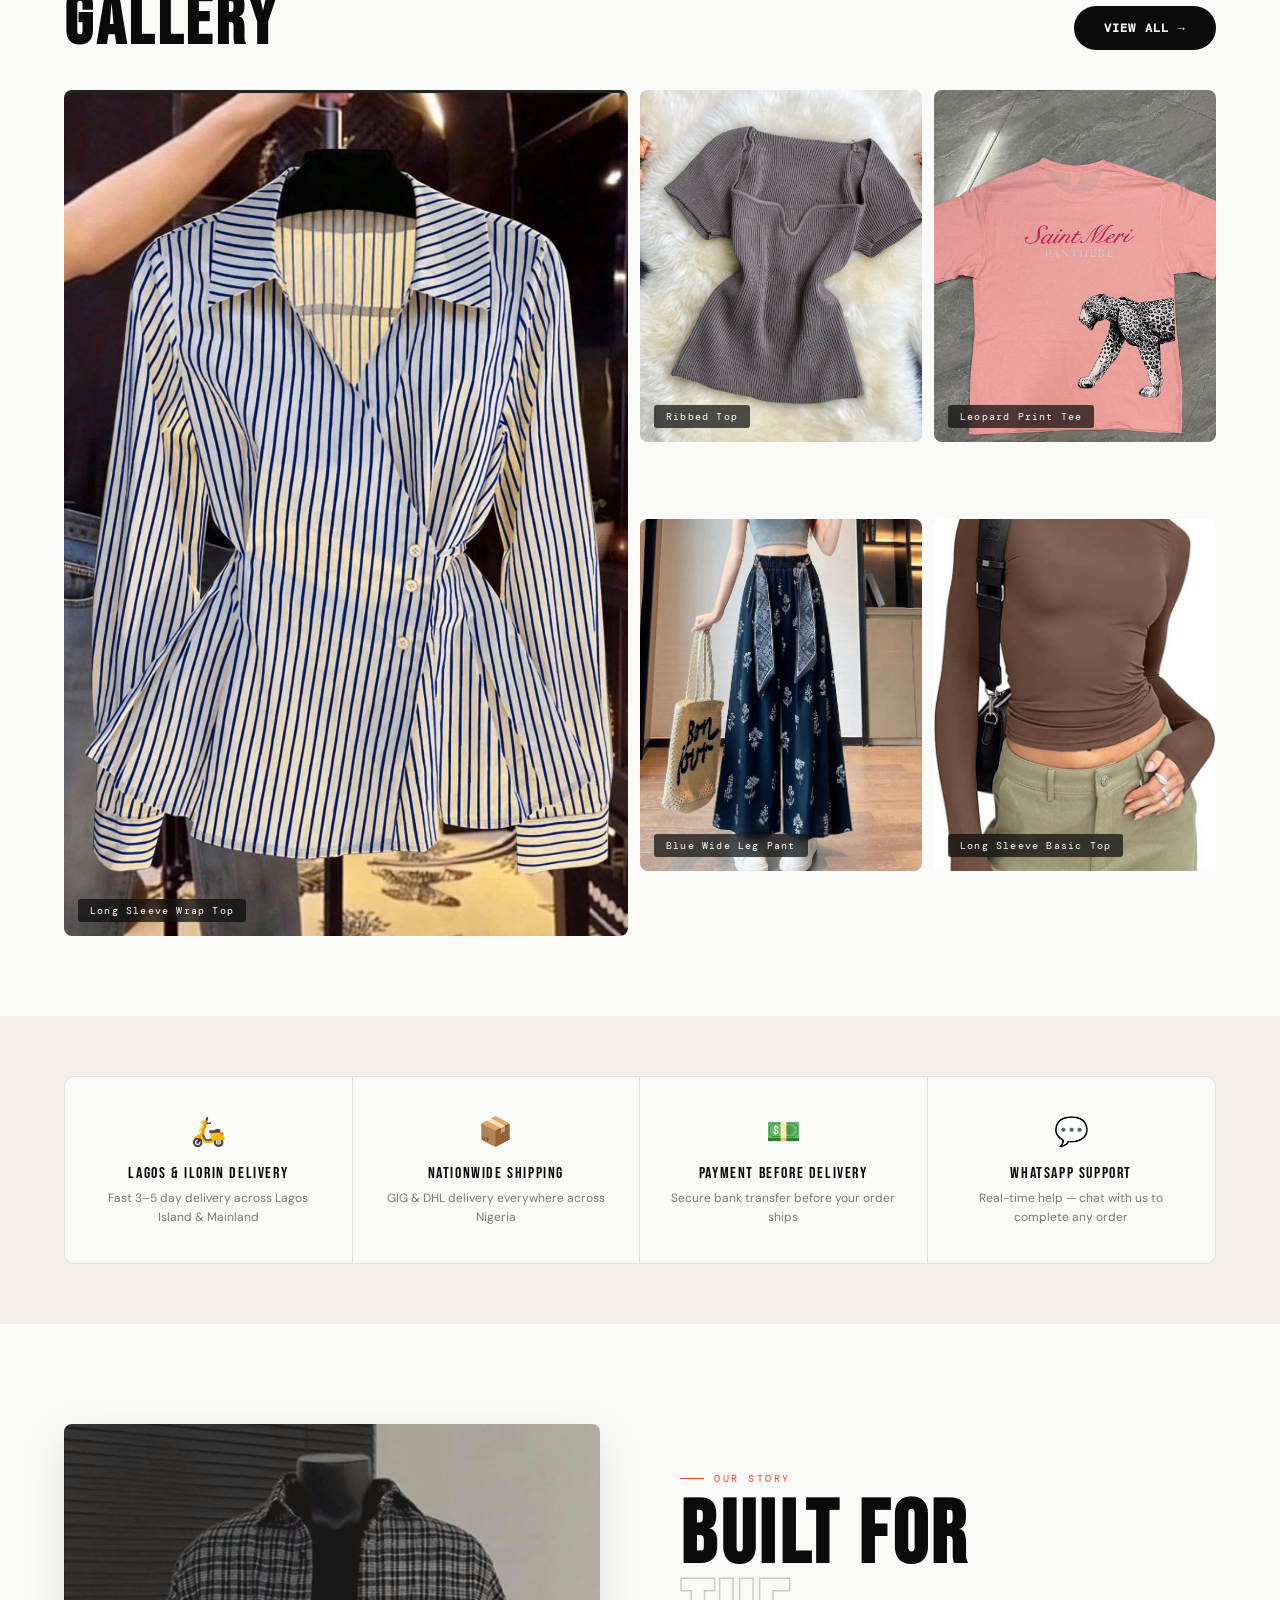
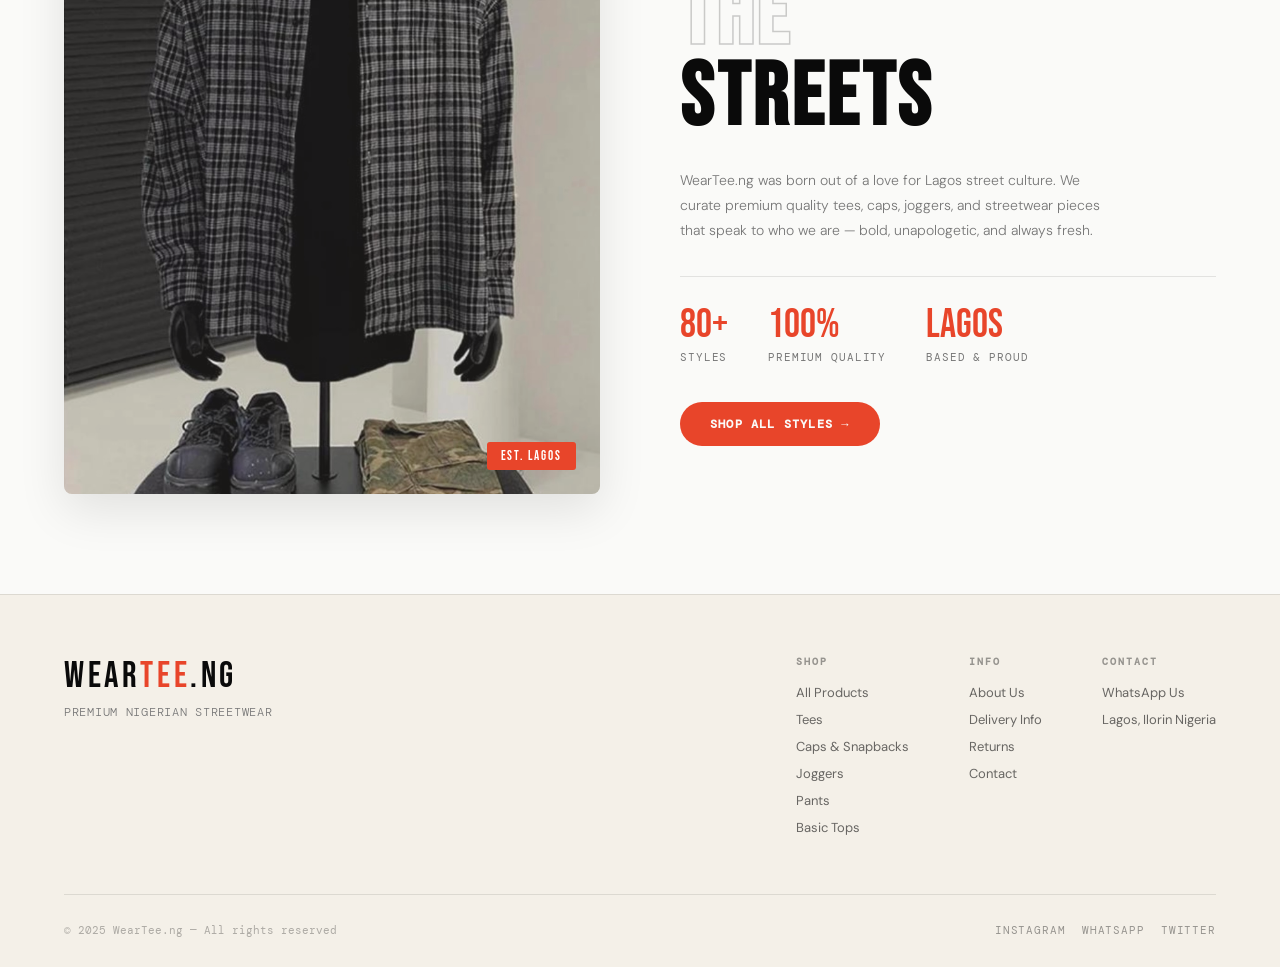
<file: weartee.html>
<!DOCTYPE html>
<html lang="en">

<head>
    <meta charset="UTF-8">
    <meta name="viewport" content="width=device-width, initial-scale=1.0">
    <title>WearTee.ng | Premium Nigerian Streetwear</title>
    <link
        href="https://fonts.googleapis.com/css2?family=Bebas+Neue&family=DM+Sans:ital,wght@0,300;0,400;0,500;0,700;1,300&family=DM+Mono:wght@400;500&display=swap"
        rel="stylesheet">
    <style>
        :root {
            --black: #0a0a0a;
            --white: #fafaf8;
            --cream: #f4f0e8;
            --cream2: #ede9df;
            --accent: #e8452a;
            --mid: #777;
            --border: rgba(10, 10, 10, 0.1);
            --ease: cubic-bezier(0.4, 0, 0.2, 1);
        }

        *,
        *::before,
        *::after {
            margin: 0;
            padding: 0;
            box-sizing: border-box;
        }

        html {
            scroll-behavior: smooth;
        }

        body {
            background: var(--white);
            color: var(--black);
            font-family: 'DM Sans', sans-serif;
            overflow-x: hidden;
        }

        /* ── TICKER ── */
        .ticker-wrap {
            background: var(--black);
            padding: 7px 0;
            overflow: hidden;
            white-space: nowrap;
            position: relative;
            z-index: 600;
        }

        .ticker-track {
            display: inline-block;
            animation: tick 22s linear infinite;
            font-family: 'DM Mono', monospace;
            font-size: 11px;
            letter-spacing: 0.14em;
            color: rgba(255, 255, 255, 0.7);
        }

        .ticker-track span {
            margin: 0 32px;
        }

        .ticker-sep {
            color: var(--accent);
        }

        @keyframes tick {
            from {
                transform: translateX(0)
            }

            to {
                transform: translateX(-50%)
            }
        }

        /* ── HEADER ── */
        header {
            position: fixed;
            top: 0;
            left: 0;
            right: 0;
            z-index: 500;
            padding: 0 5%;
            transition: background 0.4s, box-shadow 0.4s;
        }

        header.scrolled {
            background: rgba(250, 250, 248, 0.95);
            backdrop-filter: blur(16px);
            box-shadow: 0 1px 0 var(--border);
        }

        .header-inner {
            display: flex;
            align-items: center;
            justify-content: space-between;
            height: 70px;
        }

        .logo {
            font-family: 'Bebas Neue', sans-serif;
            font-size: 28px;
            letter-spacing: 0.1em;
            color: var(--white);
            text-decoration: none;
            z-index: 10;
            transition: color 0.3s;
        }

        header.scrolled .logo {
            color: var(--black);
        }

        .logo span {
            color: var(--accent);
        }

        nav {
            display: flex;
            align-items: center;
            gap: 36px;
        }

        nav a {
            text-decoration: none;
            color: rgba(255, 255, 255, 0.8);
            font-size: 12px;
            font-weight: 600;
            letter-spacing: 0.1em;
            text-transform: uppercase;
            transition: color 0.2s;
            position: relative;
        }

        header.scrolled nav a {
            color: rgba(10, 10, 10, 0.6);
        }

        nav a::after {
            content: '';
            position: absolute;
            bottom: -3px;
            left: 0;
            width: 0;
            height: 1px;
            background: var(--accent);
            transition: width 0.3s var(--ease);
        }

        nav a:hover {
            color: var(--accent) !important;
        }

        nav a:hover::after,
        nav a.active::after {
            width: 100%;
        }

        header.scrolled nav a.active {
            color: var(--black);
        }

        nav a.active {
            color: var(--white);
        }

        .shop-btn {
            padding: 9px 22px;
            background: var(--accent);
            color: var(--white);
            border: none;
            font-size: 11px;
            font-weight: 800;
            letter-spacing: 0.1em;
            text-transform: uppercase;
            cursor: pointer;
            border-radius: 100px;
            font-family: 'DM Mono', monospace;
            text-decoration: none;
            transition: background 0.2s;
        }

        .shop-btn:hover {
            background: var(--black);
        }

        header.scrolled .shop-btn {
            background: var(--black);
        }

        header.scrolled .shop-btn:hover {
            background: var(--accent);
        }

        .hamburger {
            display: none;
            flex-direction: column;
            gap: 5px;
            cursor: pointer;
            z-index: 10;
            padding: 4px;
        }

        .hamburger span {
            display: block;
            width: 24px;
            height: 2px;
            background: var(--white);
            border-radius: 2px;
            transition: all 0.3s var(--ease);
            transform-origin: center;
        }

        header.scrolled .hamburger span {
            background: var(--black);
        }

        .hamburger.open span {
            background: var(--black) !important;
        }

        .hamburger.open span:nth-child(1) {
            transform: translateY(7px) rotate(45deg);
        }

        .hamburger.open span:nth-child(2) {
            opacity: 0;
            transform: scaleX(0);
        }

        .hamburger.open span:nth-child(3) {
            transform: translateY(-7px) rotate(-45deg);
        }

        .mobile-nav {
            display: none;
            position: fixed;
            inset: 0;
            background: var(--cream);
            z-index: 400;
            flex-direction: column;
            align-items: center;
            justify-content: center;
            opacity: 0;
            pointer-events: none;
            transition: opacity 0.3s;
        }

        .mobile-nav.open {
            opacity: 1;
            pointer-events: all;
        }

        .mobile-nav a {
            font-family: 'Bebas Neue', sans-serif;
            font-size: clamp(48px, 10vw, 80px);
            letter-spacing: 0.06em;
            color: rgba(10, 10, 10, 0.2);
            text-decoration: none;
            transition: color 0.2s;
            line-height: 1.1;
            padding: 4px 0;
        }

        .mobile-nav a:hover {
            color: var(--accent);
        }

        .mobile-nav-foot {
            position: absolute;
            bottom: 40px;
            font-size: 11px;
            color: rgba(10, 10, 10, 0.3);
            font-family: 'DM Mono', monospace;
            letter-spacing: 0.1em;
        }

        /* ── HERO: SPLIT PANEL ── */
        .hero {
            display: grid;
            grid-template-columns: 1fr 1fr;
            min-height: 100vh;
        }

        .hero-left-panel {
            background: var(--black);
            display: flex;
            flex-direction: column;
            justify-content: flex-end;
            padding: 80px 6% 70px;
            position: relative;
            z-index: 2;
        }

        /* push content below fixed header */
        .hero-left-panel::before {
            content: '';
            display: block;
            height: 70px;
        }

        .hero-eyebrow {
            font-family: 'DM Mono', monospace;
            font-size: 11px;
            letter-spacing: 0.2em;
            text-transform: uppercase;
            color: var(--accent);
            margin-bottom: 20px;
            display: flex;
            align-items: center;
            gap: 10px;
            animation: fade-up 0.8s var(--ease) 0.2s both;
        }

        .hero-eyebrow::before {
            content: '';
            width: 30px;
            height: 1px;
            background: var(--accent);
        }

        .hero-title {
            font-family: 'Bebas Neue', sans-serif;
            font-size: clamp(72px, 9vw, 130px);
            line-height: 0.88;
            letter-spacing: 0.03em;
            color: var(--white);
            animation: fade-up 0.8s var(--ease) 0.35s both;
        }

        .hero-title em {
            color: var(--accent);
            font-style: normal;
        }

        .hero-title .outline {
            -webkit-text-stroke: 2px rgba(255, 255, 255, 0.3);
            color: transparent;
        }

        .hero-sub {
            font-size: 14px;
            font-weight: 300;
            color: rgba(255, 255, 255, 0.5);
            margin-top: 24px;
            line-height: 1.7;
            max-width: 360px;
            animation: fade-up 0.8s var(--ease) 0.5s both;
        }

        .hero-ctas {
            display: flex;
            gap: 14px;
            margin-top: 36px;
            animation: fade-up 0.8s var(--ease) 0.65s both;
        }

        .hero-stats-row {
            display: flex;
            gap: 36px;
            margin-top: 52px;
            padding-top: 32px;
            border-top: 1px solid rgba(255, 255, 255, 0.1);
            animation: fade-up 0.8s var(--ease) 0.8s both;
        }

        .hero-stat strong {
            display: block;
            font-family: 'Bebas Neue', sans-serif;
            font-size: 40px;
            color: var(--white);
            line-height: 1;
        }

        .hero-stat span {
            font-family: 'DM Mono', monospace;
            font-size: 10px;
            color: rgba(255, 255, 255, 0.35);
            letter-spacing: 0.12em;
            text-transform: uppercase;
        }

        .hero-right-panel {
            position: relative;
            background: var(--cream2);
            overflow: hidden;
        }

        .hero-main-img {
            position: absolute;
            inset: 0;
            width: 100%;
            height: 100%;
            object-fit: cover;
            object-position: center top;
            animation: slow-zoom 18s ease-in-out infinite alternate;
        }

        @keyframes slow-zoom {
            from {
                transform: scale(1.03)
            }

            to {
                transform: scale(1.09)
            }
        }

        .hero-right-panel::after {
            content: '';
            position: absolute;
            inset: 0;
            background: linear-gradient(135deg, rgba(10, 10, 10, 0.12) 0%, transparent 60%);
            pointer-events: none;
        }

        .hero-new-badge {
            position: absolute;
            top: 36px;
            right: 28px;
            background: var(--accent);
            color: white;
            font-family: 'Bebas Neue', sans-serif;
            font-size: 12px;
            letter-spacing: 0.2em;
            padding: 6px 14px;
            border-radius: 3px;
            z-index: 4;
            animation: fade-up 0.8s var(--ease) 1.1s both;
        }

        .hero-float-card {
            position: absolute;
            bottom: 40px;
            left: 24px;
            background: rgba(250, 250, 248, 0.92);
            backdrop-filter: blur(12px);
            border-radius: 10px;
            padding: 16px 20px;
            z-index: 4;
            display: flex;
            align-items: center;
            gap: 14px;
            box-shadow: 0 8px 32px rgba(10, 10, 10, 0.18);
            animation: fade-up 1s var(--ease) 1s both;
            min-width: 220px;
        }

        .hero-float-thumb {
            width: 56px;
            height: 56px;
            border-radius: 8px;
            object-fit: cover;
            background: var(--cream2);
            flex-shrink: 0;
        }

        .hero-float-label {
            font-size: 10px;
            color: var(--mid);
            font-family: 'DM Mono', monospace;
            letter-spacing: 0.08em;
        }

        .hero-float-name {
            font-family: 'Bebas Neue', sans-serif;
            font-size: 17px;
            letter-spacing: 0.06em;
            color: var(--black);
            margin: 2px 0;
        }

        .hero-float-price {
            font-size: 13px;
            font-weight: 700;
            color: var(--accent);
        }

        @keyframes fade-up {
            from {
                opacity: 0;
                transform: translateY(24px)
            }

            to {
                opacity: 1;
                transform: translateY(0)
            }
        }

        /* ── BUTTONS ── */
        .btn-primary {
            padding: 14px 30px;
            background: var(--accent);
            color: var(--white);
            font-size: 12px;
            font-weight: 800;
            letter-spacing: 0.1em;
            text-transform: uppercase;
            border: none;
            border-radius: 100px;
            cursor: pointer;
            font-family: 'DM Mono', monospace;
            text-decoration: none;
            display: inline-block;
            transition: background 0.2s, transform 0.2s;
        }

        .btn-primary:hover {
            background: var(--black);
            transform: translateY(-2px);
        }

        .btn-ghost {
            padding: 14px 30px;
            background: transparent;
            color: var(--white);
            font-size: 12px;
            font-weight: 700;
            letter-spacing: 0.1em;
            text-transform: uppercase;
            border: 1px solid rgba(255, 255, 255, 0.35);
            border-radius: 100px;
            cursor: pointer;
            font-family: 'DM Mono', monospace;
            text-decoration: none;
            display: inline-block;
            transition: border-color 0.2s, background 0.2s, transform 0.2s;
        }

        .btn-ghost:hover {
            border-color: var(--white);
            background: rgba(255, 255, 255, 0.08);
            transform: translateY(-2px);
        }

        /* ── MARQUEE ── */
        .marquee-section {
            border-top: 1px solid var(--border);
            border-bottom: 1px solid var(--border);
            overflow: hidden;
            padding: 18px 0;
            background: var(--cream);
        }

        .marquee-track {
            display: inline-block;
            animation: marquee 20s linear infinite;
            white-space: nowrap;
        }

        .marquee-track span {
            font-family: 'Bebas Neue', sans-serif;
            font-size: 13px;
            letter-spacing: 0.25em;
            color: rgba(10, 10, 10, 0.3);
            margin: 0 28px;
        }

        .marquee-track span.accent {
            color: var(--accent);
        }

        @keyframes marquee {
            from {
                transform: translateX(0)
            }

            to {
                transform: translateX(-50%)
            }
        }

        /* ── SHARED SECTION ── */
        .section {
            padding: 80px 5%;
            background: var(--white);
        }

        .section-label {
            font-family: 'DM Mono', monospace;
            font-size: 10px;
            letter-spacing: 0.25em;
            text-transform: uppercase;
            color: var(--accent);
            margin-bottom: 12px;
            display: flex;
            align-items: center;
            gap: 10px;
        }

        .section-label::before {
            content: '';
            width: 24px;
            height: 1px;
            background: var(--accent);
        }

        .section-title {
            font-family: 'Bebas Neue', sans-serif;
            font-size: clamp(36px, 6vw, 72px);
            letter-spacing: 0.05em;
            line-height: 0.95;
            margin-bottom: 48px;
            color: var(--black);
        }

        /* ── NEW ARRIVALS SCROLL ── */
        .new-arrivals {
            padding: 80px 5%;
            background: var(--white);
        }

        .arrivals-scroll {
            display: flex;
            gap: 16px;
            overflow-x: auto;
            scrollbar-width: none;
            -ms-overflow-style: none;
            padding-bottom: 4px;
        }

        .arrivals-scroll::-webkit-scrollbar {
            display: none;
        }

        .arrival-card {
            flex: 0 0 260px;
            border-radius: 10px;
            overflow: hidden;
            position: relative;
            background: var(--cream2);
            aspect-ratio: 3/4;
            text-decoration: none;
            display: block;
            box-shadow: 0 2px 12px rgba(10, 10, 10, 0.06);
            transition: transform 0.35s var(--ease), box-shadow 0.35s;
        }

        .arrival-card:hover {
            transform: translateY(-6px);
            box-shadow: 0 16px 40px rgba(10, 10, 10, 0.14);
        }

        .arrival-card img {
            width: 100%;
            height: 100%;
            object-fit: cover;
            transition: transform 0.5s var(--ease);
        }

        .arrival-card:hover img {
            transform: scale(1.05);
        }

        .arrival-card::after {
            content: '';
            position: absolute;
            inset: 0;
            background: linear-gradient(to top, rgba(10, 10, 10, 0.78) 0%, transparent 55%);
        }

        .arrival-info {
            position: absolute;
            bottom: 0;
            left: 0;
            right: 0;
            padding: 20px 18px;
            z-index: 2;
        }

        .arrival-name {
            font-family: 'Bebas Neue', sans-serif;
            font-size: 20px;
            letter-spacing: 0.06em;
            color: var(--white);
            display: block;
        }

        .arrival-price {
            font-family: 'DM Mono', monospace;
            font-size: 12px;
            color: rgba(255, 255, 255, 0.6);
            margin-top: 4px;
            display: block;
        }

        .arrival-badge {
            position: absolute;
            top: 14px;
            left: 14px;
            background: var(--accent);
            color: white;
            font-family: 'DM Mono', monospace;
            font-size: 9px;
            letter-spacing: 0.15em;
            padding: 4px 10px;
            border-radius: 3px;
            z-index: 2;
        }

        /* ── CATEGORIES ── */
        .cat-grid {
            display: grid;
            grid-template-columns: repeat(3, 1fr);
            gap: 16px;
        }

        .cat-card {
            position: relative;
            overflow: hidden;
            border-radius: 8px;
            cursor: pointer;
            aspect-ratio: 3/4;
            text-decoration: none;
            display: block;
            box-shadow: 0 2px 12px rgba(10, 10, 10, 0.06);
        }

        .cat-card:first-child {
            grid-row: span 2;
            aspect-ratio: auto;
        }

        .cat-card-bg {
            position: absolute;
            inset: 0;
            background: var(--cream2);
            transition: transform 0.6s var(--ease);
        }

        .cat-card-bg img {
            width: 100%;
            height: 100%;
            object-fit: cover;
            opacity: 0.82;
            transition: opacity 0.4s;
        }

        .cat-card:hover .cat-card-bg {
            transform: scale(1.06);
        }

        .cat-card:hover .cat-card-bg img {
            opacity: 0.6;
        }

        .cat-card::after {
            content: '';
            position: absolute;
            inset: 0;
            background: linear-gradient(to top, rgba(10, 10, 10, 0.88) 0%, transparent 55%);
        }

        .cat-info {
            position: absolute;
            bottom: 0;
            left: 0;
            right: 0;
            padding: 24px 20px;
            z-index: 2;
        }

        .cat-name {
            font-family: 'Bebas Neue', sans-serif;
            font-size: 28px;
            letter-spacing: 0.08em;
            display: block;
            margin-bottom: 4px;
            color: var(--white);
        }

        .cat-count {
            font-family: 'DM Mono', monospace;
            font-size: 10px;
            color: rgba(255, 255, 255, 0.5);
            letter-spacing: 0.1em;
        }

        .cat-arrow {
            position: absolute;
            top: 20px;
            right: 20px;
            width: 36px;
            height: 36px;
            border: 1px solid rgba(255, 255, 255, 0.4);
            border-radius: 50%;
            display: flex;
            align-items: center;
            justify-content: center;
            z-index: 2;
            font-size: 14px;
            color: white;
            transition: background 0.2s, border-color 0.2s;
        }

        .cat-card:hover .cat-arrow {
            background: var(--accent);
            border-color: var(--accent);
        }

        /* ── LOOKBOOK ── */
        .lookbook {
            padding: 0 5% 80px;
            background: var(--white);
        }

        .lookbook-header {
            display: flex;
            align-items: flex-end;
            justify-content: space-between;
            margin-bottom: 32px;
        }

        .lookbook-grid {
            display: grid;
            grid-template-columns: 2fr 1fr 1fr;
            grid-template-rows: auto auto;
            gap: 12px;
        }

        .look-card {
            position: relative;
            overflow: hidden;
            border-radius: 8px;
            background: var(--cream2);
        }

        .look-card:first-child {
            grid-row: span 2;
            aspect-ratio: 2/3;
        }

        .look-card:not(:first-child) {
            aspect-ratio: 4/5;
        }

        .look-card img {
            width: 100%;
            height: 100%;
            object-fit: cover;
            display: block;
            transition: transform 0.5s var(--ease);
        }

        .look-card:hover img {
            transform: scale(1.05);
        }

        .look-label {
            position: absolute;
            bottom: 14px;
            left: 14px;
            background: rgba(10, 10, 10, 0.7);
            backdrop-filter: blur(6px);
            color: white;
            font-family: 'DM Mono', monospace;
            font-size: 10px;
            letter-spacing: 0.12em;
            padding: 5px 12px;
            border-radius: 3px;
        }

        /* ── FEATURES ── */
        .features {
            padding: 60px 5%;
            background: var(--cream);
        }

        .feat-grid {
            display: grid;
            grid-template-columns: repeat(4, 1fr);
            border: 1px solid var(--border);
            border-radius: 10px;
            overflow: hidden;
            background: var(--white);
        }

        .feat-item {
            padding: 36px 28px;
            text-align: center;
            border-right: 1px solid var(--border);
            transition: background 0.3s;
        }

        .feat-item:last-child {
            border-right: none;
        }

        .feat-item:hover {
            background: var(--cream);
        }

        .feat-icon {
            font-size: 28px;
            margin-bottom: 14px;
        }

        .feat-name {
            font-family: 'Bebas Neue', sans-serif;
            font-size: 16px;
            letter-spacing: 0.1em;
            margin-bottom: 6px;
        }

        .feat-desc {
            font-size: 12px;
            color: var(--mid);
            line-height: 1.6;
        }

        /* ── ABOUT ── */
        .about-strip {
            padding: 100px 5%;
            display: grid;
            grid-template-columns: 1fr 1fr;
            gap: 80px;
            align-items: center;
            background: var(--white);
        }

        .about-visual {
            position: relative;
            aspect-ratio: 4/5;
            border-radius: 8px;
            overflow: hidden;
            background: var(--cream2);
            box-shadow: 0 16px 48px rgba(10, 10, 10, 0.1);
        }

        .about-visual img {
            width: 100%;
            height: 100%;
            object-fit: cover;
            opacity: 0.9;
        }

        .about-tag {
            position: absolute;
            bottom: 24px;
            right: 24px;
            background: var(--accent);
            color: white;
            font-family: 'Bebas Neue', sans-serif;
            font-size: 13px;
            letter-spacing: 0.15em;
            padding: 6px 14px;
            border-radius: 3px;
        }

        .about-big {
            font-family: 'Bebas Neue', sans-serif;
            font-size: clamp(48px, 7vw, 88px);
            line-height: 0.92;
            letter-spacing: 0.04em;
            margin-bottom: 28px;
        }

        .about-big .outline {
            -webkit-text-stroke: 1.5px rgba(10, 10, 10, 0.2);
            color: transparent;
        }

        .about-para {
            font-size: 14px;
            font-weight: 300;
            color: var(--mid);
            line-height: 1.8;
            margin-bottom: 32px;
            max-width: 420px;
        }

        .about-stats {
            display: flex;
            gap: 40px;
            margin-bottom: 36px;
            padding-top: 28px;
            border-top: 1px solid var(--border);
        }

        .astat-num {
            font-family: 'Bebas Neue', sans-serif;
            font-size: 40px;
            color: var(--accent);
            display: block;
            line-height: 1;
        }

        .astat-label {
            font-size: 11px;
            color: var(--mid);
            font-family: 'DM Mono', monospace;
            letter-spacing: 0.08em;
            text-transform: uppercase;
            margin-top: 4px;
        }

        /* ── FOOTER ── */
        footer {
            border-top: 1px solid var(--border);
            padding: 60px 5% 30px;
            background: var(--cream);
        }

        .footer-top {
            display: flex;
            justify-content: space-between;
            align-items: flex-start;
            margin-bottom: 48px;
        }

        .footer-logo {
            font-family: 'Bebas Neue', sans-serif;
            font-size: 36px;
            letter-spacing: 0.1em;
        }

        .footer-logo span {
            color: var(--accent);
        }

        .footer-tagline {
            font-size: 12px;
            color: var(--mid);
            font-weight: 300;
            margin-top: 6px;
            font-family: 'DM Mono', monospace;
            letter-spacing: 0.06em;
        }

        .footer-links {
            display: flex;
            gap: 60px;
        }

        .footer-col h5 {
            font-size: 10px;
            font-weight: 700;
            letter-spacing: 0.2em;
            text-transform: uppercase;
            color: rgba(10, 10, 10, 0.4);
            font-family: 'DM Mono', monospace;
            margin-bottom: 16px;
        }

        .footer-col a {
            display: block;
            text-decoration: none;
            color: rgba(10, 10, 10, 0.6);
            font-size: 13px;
            margin-bottom: 10px;
            transition: color 0.2s;
        }

        .footer-col a:hover {
            color: var(--accent);
        }

        .footer-bottom {
            display: flex;
            justify-content: space-between;
            align-items: center;
            padding-top: 28px;
            border-top: 1px solid var(--border);
            font-size: 11px;
            color: rgba(10, 10, 10, 0.3);
            font-family: 'DM Mono', monospace;
        }

        .social-links {
            display: flex;
            gap: 16px;
        }

        .social-links a {
            color: rgba(10, 10, 10, 0.4);
            font-size: 11px;
            text-decoration: none;
            letter-spacing: 0.08em;
            transition: color 0.2s;
        }

        .social-links a:hover {
            color: var(--accent);
        }

        /* ── RESPONSIVE ── */
        @media(max-width:900px) {
            .hero {
                grid-template-columns: 1fr;
            }

            .hero-right-panel {
                height: 60vw;
                min-height: 300px;
            }

            .hero-left-panel {
                padding: 40px 5% 60px;
            }

            .hero-left-panel::before {
                height: 70px;
            }

            .cat-grid {
                grid-template-columns: repeat(2, 1fr);
            }

            .cat-card:first-child {
                grid-row: span 1;
                aspect-ratio: 3/4;
            }

            .feat-grid {
                grid-template-columns: repeat(2, 1fr);
            }

            .feat-item {
                border-bottom: 1px solid var(--border);
            }

            .about-strip {
                grid-template-columns: 1fr;
                gap: 40px;
            }

            .footer-links {
                gap: 32px;
            }

            .lookbook-grid {
                grid-template-columns: 1fr 1fr;
            }

            .look-card:first-child {
                grid-column: span 2;
                aspect-ratio: 16/9;
                grid-row: span 1;
            }

            .arrival-card {
                flex: 0 0 200px;
            }
        }

        @media(max-width:600px) {

            nav,
            .shop-btn-wrap {
                display: none;
            }

            .hamburger {
                display: flex;
            }

            .mobile-nav {
                display: flex;
            }

            .hero {
                grid-template-columns: 1fr;
            }

            .hero-right-panel {
                display: none;
            }

            .hero-left-panel {
                min-height: 100svh;
                padding: 40px 5% 50px;
            }

            .hero-ctas {
                flex-direction: column;
            }

            .btn-primary,
            .btn-ghost {
                text-align: center;
            }

            .cat-grid {
                grid-template-columns: 1fr;
            }

            .feat-grid {
                grid-template-columns: repeat(2, 1fr);
            }

            .footer-top {
                flex-direction: column;
                gap: 40px;
            }

            .footer-links {
                flex-direction: column;
                gap: 28px;
            }

            .footer-bottom {
                flex-direction: column;
                gap: 14px;
                text-align: center;
            }

            .lookbook-grid {
                grid-template-columns: 1fr;
            }

            .look-card:first-child {
                grid-column: span 1;
                aspect-ratio: 3/4;
            }

            .lookbook-header {
                flex-direction: column;
                align-items: flex-start;
                gap: 12px;
            }

            .arrival-card {
                flex: 0 0 175px;
            }
        }
    </style>
</head>

<body>

    <!-- TICKER -->
    <div class="ticker-wrap">
        <div class="ticker-track">
            <span>PREMIUM NIGERIAN STREETWEAR</span><span class="ticker-sep">◆</span>
            <span>NEW ARRIVALS — SHOP NOW</span><span class="ticker-sep">◆</span>
            <span>LAGOS & ILORIN DELIVERY</span><span class="ticker-sep">◆</span>
            <span>TEES · CAPS · JOGGERS · PANTS</span><span class="ticker-sep">◆</span>
            <span>PREMIUM NIGERIAN STREETWEAR</span><span class="ticker-sep">◆</span>
            <span>NEW ARRIVALS — SHOP NOW</span><span class="ticker-sep">◆</span>
            <span>LAGOS & ILORIN DELIVERY</span><span class="ticker-sep">◆</span>
            <span>TEES · CAPS · JOGGERS · PANTS</span><span class="ticker-sep">◆</span>
        </div>
    </div>

    <!-- HEADER -->
    <header id="header">
        <div class="header-inner">
            <a href="weartee.html" class="logo">Wear<span>Tee</span>.ng</a>
            <nav>
                <a href="weartee.html" class="active">Home</a>
                <a href="product.html">Shop</a>
                <a href="#about">About</a>
                <a href="https://wa.me/2349067468815">Contact</a>
            </nav>
            <div class="shop-btn-wrap"><a href="product.html" class="shop-btn">Shop Now</a></div>
            <div class="hamburger" id="hamburger"><span></span><span></span><span></span></div>
        </div>
    </header>

    <!-- MOBILE NAV -->
    <div class="mobile-nav" id="mobile-nav">
        <a href="weartee.html">Home</a>
        <a href="product.html">Shop</a>
        <a href="#about">About</a>
        <a href="https://wa.me/2349067468815">Contact</a>
        <div class="mobile-nav-foot">WEARTEE.NG — LAGOS, NIGERIA</div>
    </div>

    <!-- HERO: SPLIT PANEL -->
    <section class="hero">
        <div class="hero-left-panel">
            <div class="hero-eyebrow">Lagos & Ilorin Street Culture</div>
            <h1 class="hero-title">
                WEAR<br>
                <span class="outline">THE</span><br>
                <em>CULTURE</em>
            </h1>
            <p class="hero-sub">Premium streetwear for the streets of Lagos & Ilorin. Tees, caps, snapbacks, joggers,
                pants — built different.</p>
            <div class="hero-ctas">
                <a href="product.html" class="btn-primary">Shop Collection →</a>
                <a href="#categories" class="btn-ghost">Explore</a>
            </div>
            <div class="hero-stats-row">
                <div class="hero-stat"><strong>80+</strong><span>Items in Store</span></div>
                <div class="hero-stat"><strong>₦6K</strong><span>Starts From</span></div>
                <div class="hero-stat"><strong>100%</strong><span>Premium Quality</span></div>
            </div>
        </div>

        <div class="hero-right-panel">
            <img class="hero-main-img" src="images/Asymmetric Pleated Top(black).JPG"
                onerror="this.src='images/Black Tee (2).JPG';this.onerror=null;" alt="New Arrivals — WearTee.ng">
            <div class="hero-new-badge">New Arrivals ✦</div>
            <div class="hero-float-card">
                <img class="hero-float-thumb" src="images/Unisex Cargo(black).JPG"
                    onerror="this.style.background='var(--cream2)'" alt="Unisex Cargo">
                <div>
                    <div class="hero-float-label">Just Dropped</div>
                    <div class="hero-float-name">Unisex Cargo</div>
                    <div class="hero-float-price">₦15,000</div>
                </div>
            </div>
        </div>
    </section>

    <!-- MARQUEE -->
    <div class="marquee-section">
        <div class="marquee-track">
            <span>TEES</span><span class="accent">◆</span>
            <span>SNAPBACKS</span><span class="accent">◆</span>
            <span>BASIC TOPS</span><span class="accent">◆</span>
            <span>CAPS</span><span class="accent">◆</span>
            <span>JOGGERS</span><span class="accent">◆</span>
            <span>PANTS</span><span class="accent">◆</span>
            <span>MADE IN LAGOS</span><span class="accent">◆</span>
            <span>TEES</span><span class="accent">◆</span>
            <span>SNAPBACKS</span><span class="accent">◆</span>
            <span>BASIC TOPS</span><span class="accent">◆</span>
            <span>CAPS</span><span class="accent">◆</span>
            <span>JOGGERS</span><span class="accent">◆</span>
            <span>PANTS</span><span class="accent">◆</span>
            <span>MADE IN LAGOS</span><span class="accent">◆</span>
        </div>
    </div>

    <!-- NEW ARRIVALS HORIZONTAL SCROLL -->
    <section class="new-arrivals">
        <div class="section-label">Fresh Drops</div>
        <h2 class="section-title">NEW<br>ARRIVALS</h2>
        <div class="arrivals-scroll">

            <a href="product.html" class="arrival-card">
                <span class="arrival-badge">NEW</span>
                <img src="images/Asymmetric Pleated Top(black).JPG" alt="Asymmetric Pleated Top"
                    onerror="this.parentElement.style.background='var(--cream2)'">
                <div class="arrival-info">
                    <span class="arrival-name">Asymmetric Pleated Top</span>
                    <span class="arrival-price">₦10,000</span>
                </div>
            </a>

            <a href="product.html" class="arrival-card">
                <span class="arrival-badge">NEW</span>
                <img src="images/Unisex Cargo(green).JPG" alt="Unisex Cargo Green"
                    onerror="this.parentElement.style.background='var(--cream2)'">
                <div class="arrival-info">
                    <span class="arrival-name">Unisex Cargo (Green)</span>
                    <span class="arrival-price">₦15,000</span>
                </div>
            </a>

            <a href="product.html" class="arrival-card">
                <span class="arrival-badge">NEW</span>
                <img src="images/Blue Velvet Joggers.JPG" alt="Blue Velvet Joggers"
                    onerror="this.parentElement.style.background='var(--cream2)'">
                <div class="arrival-info">
                    <span class="arrival-name">Blue Velvet Joggers</span>
                    <span class="arrival-price">₦10,000</span>
                </div>
            </a>

            <a href="product.html" class="arrival-card">
                <span class="arrival-badge">NEW</span>
                <img src="images/One Piece Black Tee.JPG" alt="One Piece Black Tee"
                    onerror="this.parentElement.style.background='var(--cream2)'">
                <div class="arrival-info">
                    <span class="arrival-name">One Piece Black Tee</span>
                    <span class="arrival-price">₦15,000</span>
                </div>
            </a>

            <a href="product.html" class="arrival-card">
                <span class="arrival-badge">NEW</span>
                <img src="images/Cream Strapless Cap.JPG" alt="Cream Strapless Cap"
                    onerror="this.parentElement.style.background='var(--cream2)'">
                <div class="arrival-info">
                    <span class="arrival-name">Cream Strapless Cap</span>
                    <span class="arrival-price">₦15,000</span>
                </div>
            </a>

            <a href="product.html" class="arrival-card">
                <span class="arrival-badge">NEW</span>
                <img src="images/Long Off Shoulder Top(grey).JPG" alt="Off Shoulder Top Grey"
                    onerror="this.parentElement.style.background='var(--cream2)'">
                <div class="arrival-info">
                    <span class="arrival-name">Off Shoulder Top (Grey)</span>
                    <span class="arrival-price">₦10,000</span>
                </div>
            </a>

            <a href="product.html" class="arrival-card">
                <span class="arrival-badge">NEW</span>
                <img src="images/Linen Free Pant(caramel).JPG" alt="Linen Free Pant Caramel"
                    onerror="this.parentElement.style.background='var(--cream2)'">
                <div class="arrival-info">
                    <span class="arrival-name">Linen Free Pant (Caramel)</span>
                    <span class="arrival-price">₦10,000</span>
                </div>
            </a>

            <a href="product.html" class="arrival-card">
                <span class="arrival-badge">NEW</span>
                <img src="images/U NEck Basic Top.JPG" alt="U Neck Basic Top"
                    onerror="this.parentElement.style.background='var(--cream2)'">
                <div class="arrival-info">
                    <span class="arrival-name">U Neck Basic Top</span>
                    <span class="arrival-price">₦15,000</span>
                </div>
            </a>

        </div>
    </section>

    <!-- CATEGORIES -->
    <section class="section" id="categories">
        <div class="section-label">Browse by Category</div>
        <h2 class="section-title">SHOP THE<br>COLLECTION</h2>
        <div class="cat-grid">
            <a href="product.html" class="cat-card" style="grid-row:span 2;">
                <div class="cat-card-bg">
                    <img src="images/Black Tee (2).JPG" alt="Tees"
                        onerror="this.parentElement.style.background='#e0dbd0'">
                </div>
                <div class="cat-arrow">→</div>
                <div class="cat-info">
                    <span class="cat-name">TEES</span>
                    <span class="cat-count">20+ STYLES</span>
                </div>
            </a>
            <a href="product.html" class="cat-card">
                <div class="cat-card-bg">
                    <img src="images/Black Strapless Cap.JPG" alt="Snapbacks"
                        onerror="this.parentElement.style.background='#e0dbd0'">
                </div>
                <div class="cat-arrow">→</div>
                <div class="cat-info">
                    <span class="cat-name">SNAPBACKS</span>
                    <span class="cat-count">6 STYLES</span>
                </div>
            </a>
            <a href="product.html" class="cat-card">
                <div class="cat-card-bg">
                    <img src="images/Asymmetric Pleated Top(red).JPG" alt="Basic Tops"
                        onerror="this.parentElement.style.background='#e0dbd0'">
                </div>
                <div class="cat-arrow">→</div>
                <div class="cat-info">
                    <span class="cat-name">BASIC TOPS</span>
                    <span class="cat-count">20+ STYLES</span>
                </div>
            </a>
            <a href="product.html" class="cat-card">
                <div class="cat-card-bg">
                    <img src="images/Unisex Cargo(khaki).JPG" alt="Pants"
                        onerror="this.parentElement.style.background='#e0dbd0'">
                </div>
                <div class="cat-arrow">→</div>
                <div class="cat-info">
                    <span class="cat-name">PANTS</span>
                    <span class="cat-count">8 STYLES</span>
                </div>
            </a>
            <a href="product.html" class="cat-card">
                <div class="cat-card-bg">
                    <img src="images/Brown Velvet Joggers.JPG" alt="Joggers"
                        onerror="this.parentElement.style.background='#e0dbd0'">
                </div>
                <div class="cat-arrow">→</div>
                <div class="cat-info">
                    <span class="cat-name">JOGGERS</span>
                    <span class="cat-count">3 STYLES</span>
                </div>
            </a>
        </div>
    </section>

    <!-- LOOKBOOK GRID -->
    <section class="lookbook">
        <div class="lookbook-header">
            <div>
                <div class="section-label">The Looks</div>
                <h2 class="section-title" style="margin-bottom:0;">STYLE<br>GALLERY</h2>
            </div>
            <a href="product.html" class="btn-primary" style="background:var(--black);margin-bottom:8px;">View All →</a>
        </div>
        <div class="lookbook-grid">
            <div class="look-card">
                <img src="images/Long Sleeve Wrap Top.JPG" alt="Wrap Top"
                    onerror="this.parentElement.style.background='var(--cream2)'">
                <div class="look-label">Long Sleeve Wrap Top</div>
            </div>
            <div class="look-card">
                <img src="images/Ribbed Top(camel).JPG" alt="Ribbed Top"
                    onerror="this.parentElement.style.background='var(--cream2)'">
                <div class="look-label">Ribbed Top</div>
            </div>
            <div class="look-card">
                <img src="images/Leopard Print Roundneck(pink).JPG" alt="Leopard Print"
                    onerror="this.parentElement.style.background='var(--cream2)'">
                <div class="look-label">Leopard Print Tee</div>
            </div>
            <div class="look-card">
                <img src="images/Blue Wide Leg Pant.JPG" alt="Wide Leg Pant"
                    onerror="this.parentElement.style.background='var(--cream2)'">
                <div class="look-label">Blue Wide Leg Pant</div>
            </div>
            <div class="look-card">
                <img src="images/Long Sleeve Basic Top(brown).JPG" alt="Long Sleeve Basic Top"
                    onerror="this.parentElement.style.background='var(--cream2)'">
                <div class="look-label">Long Sleeve Basic Top</div>
            </div>
        </div>
    </section>

    <!-- FEATURES -->
    <div class="features">
        <div class="feat-grid">
            <div class="feat-item">
                <div class="feat-icon">🛵</div>
                <div class="feat-name">Lagos & Ilorin Delivery</div>
                <div class="feat-desc">Fast 3–5 day delivery across Lagos Island & Mainland</div>
            </div>
            <div class="feat-item">
                <div class="feat-icon">📦</div>
                <div class="feat-name">Nationwide Shipping</div>
                <div class="feat-desc">GIG & DHL delivery everywhere across Nigeria</div>
            </div>
            <div class="feat-item">
                <div class="feat-icon">💵</div>
                <div class="feat-name">Payment Before Delivery</div>
                <div class="feat-desc">Secure bank transfer before your order ships</div>
            </div>
            <div class="feat-item">
                <div class="feat-icon">💬</div>
                <div class="feat-name">WhatsApp Support</div>
                <div class="feat-desc">Real-time help — chat with us to complete any order</div>
            </div>
        </div>
    </div>

    <!-- ABOUT -->
    <section class="about-strip" id="about">
        <div class="about-visual">
            <img src="images/Long Sleeve Button-up Shirt(black).JPG" alt="WearTee.ng"
                onerror="this.src='images/Black Tee (2).JPG';this.onerror=null;">
            <div class="about-tag">EST. LAGOS</div>
        </div>
        <div class="about-text">
            <div class="section-label">Our Story</div>
            <h2 class="about-big">BUILT FOR<br><span class="outline">THE</span><br>STREETS</h2>
            <p class="about-para">WearTee.ng was born out of a love for Lagos street culture. We curate premium quality
                tees, caps, joggers, and streetwear pieces that speak to who we are — bold, unapologetic, and always
                fresh.</p>
            <div class="about-stats">
                <div>
                    <span class="astat-num">80+</span>
                    <span class="astat-label">Styles</span>
                </div>
                <div>
                    <span class="astat-num">100%</span>
                    <span class="astat-label">Premium Quality</span>
                </div>
                <div>
                    <span class="astat-num">Lagos</span>
                    <span class="astat-label">Based & Proud</span>
                </div>
            </div>
            <a href="product.html" class="btn-primary">Shop All Styles →</a>
        </div>
    </section>

    <!-- FOOTER -->
    <footer>
        <div class="footer-top">
            <div>
                <div class="footer-logo">Wear<span>Tee</span>.ng</div>
                <div class="footer-tagline">PREMIUM NIGERIAN STREETWEAR</div>
            </div>
            <div class="footer-links">
                <div class="footer-col">
                    <h5>Shop</h5>
                    <a href="product.html">All Products</a>
                    <a href="product.html">Tees</a>
                    <a href="product.html">Caps & Snapbacks</a>
                    <a href="product.html">Joggers</a>
                    <a href="product.html">Pants</a>
                    <a href="product.html">Basic Tops</a>
                </div>
                <div class="footer-col">
                    <h5>Info</h5>
                    <a href="#about">About Us</a>
                    <a href="#">Delivery Info</a>
                    <a href="#">Returns</a>
                    <a href="#">Contact</a>
                </div>
                <div class="footer-col">
                    <h5>Contact</h5>
                    <a href="https://wa.me/2349067468815">WhatsApp Us</a>
                    <a href="#">Lagos, Ilorin Nigeria</a>
                </div>
            </div>
        </div>
        <div class="footer-bottom">
            <span>© 2025 WearTee.ng — All rights reserved</span>
            <div class="social-links">
                <a href="#">INSTAGRAM</a>
                <a href="https://wa.me/2349067468815">WHATSAPP</a>
                <a href="#">TWITTER</a>
            </div>
        </div>
    </footer>

    <script>
        // Sticky header
        const header = document.getElementById('header');
        window.addEventListener('scroll', () => {
            header.classList.toggle('scrolled', window.scrollY > 60);
        });

        // Mobile nav
        const hamburger = document.getElementById('hamburger');
        const mobileNav = document.getElementById('mobile-nav');
        hamburger.addEventListener('click', () => {
            hamburger.classList.toggle('open');
            mobileNav.classList.toggle('open');
            document.body.style.overflow = mobileNav.classList.contains('open') ? 'hidden' : '';
        });
        mobileNav.querySelectorAll('a').forEach(a => {
            a.addEventListener('click', () => {
                hamburger.classList.remove('open');
                mobileNav.classList.remove('open');
                document.body.style.overflow = '';
            });
        });

        // Fade-in on scroll
        const observer = new IntersectionObserver(entries => {
            entries.forEach(e => {
                if (e.isIntersecting) {
                    e.target.style.opacity = '1';
                    e.target.style.transform = 'translateY(0)';
                }
            });
        }, { threshold: 0.12 });

        document.querySelectorAll('.cat-card, .feat-item, .about-visual, .about-text, .arrival-card, .look-card').forEach(el => {
            el.style.opacity = '0';
            el.style.transform = 'translateY(28px)';
            el.style.transition = 'opacity 0.7s ease, transform 0.7s ease';
            observer.observe(el);
        });
    </script>
</body>

</html>
</file>
<file: product.css>
:root {
    --black: #0a0a0a;
    --white: #fafaf8;
    --cream: #f4f0e8;
    --accent: #e8452a;
    --accent2: #2a7ae8;
    --gold: #c9a84c;
    --mid: #888;
    --border: #e0dbd0;
    --green: #1a8c5c;
    --ease: cubic-bezier(0.4, 0, 0.2, 1);
    --header-h: 64px;
}

*,
*::before,
*::after {
    margin: 0;
    padding: 0;
    box-sizing: border-box;
}

body {
    background: var(--cream);
    color: var(--black);
    font-family: 'DM Sans', sans-serif;
    min-height: 100vh;
    overflow-x: hidden;
}

/* ── TICKER ─────────────────────────────────────────────────────── */
.ticker-wrap {
    background: var(--black);
    color: var(--white);
    font-family: 'DM Mono', monospace;
    font-size: 11px;
    letter-spacing: 0.12em;
    overflow: hidden;
    padding: 8px 0;
    white-space: nowrap;
}
.ticker-track {
    display: inline-block;
    animation: ticker 28s linear infinite;
}
.ticker-track span { margin: 0 40px; }
.ticker-sep { color: var(--accent); }
@keyframes ticker {
    from { transform: translateX(0); }
    to   { transform: translateX(-50%); }
}

/* ── HEADER ──────────────────────────────────────────────────────── */
header {
    background: rgba(244, 240, 232, 0.92);
    backdrop-filter: blur(12px);
    position: sticky;
    top: 0;
    z-index: 200;
    border-bottom: 1px solid var(--border);
    padding: 0 5%;
}
.header-inner {
    display: grid;
    grid-template-columns: auto 1fr auto;
    grid-template-areas: "logo search cart";
    align-items: center;
    column-gap: 16px;
    min-height: var(--header-h);
    padding: 10px 0;
}
.logo {
    grid-area: logo;
    font-family: 'Bebas Neue', sans-serif;
    font-size: 28px;
    letter-spacing: 0.08em;
    color: var(--black);
    text-decoration: none;
    flex-shrink: 0;
}
.logo span { color: var(--accent); }

/* ── SEARCH ──────────────────────────────────────────────────────── */
.search-wrap {
    grid-area: search;
    max-width: 480px;
    width: 100%;
    position: relative;
}
.search-wrap input {
    width: 100%;
    padding: 10px 16px 10px 44px;
    border: 1.5px solid var(--border);
    border-radius: 100px;
    font-size: 13px;
    font-family: 'DM Sans', sans-serif;
    background: var(--white);
    outline: none;
    transition: border-color 0.2s, box-shadow 0.2s;
    color: var(--black);
}
.search-wrap input:focus {
    border-color: var(--black);
    box-shadow: 0 0 0 3px rgba(10, 10, 10, 0.06);
}
.search-wrap input::placeholder { color: #aaa; }
.search-icon {
    position: absolute;
    left: 14px;
    top: 50%;
    transform: translateY(-50%);
    color: #aaa;
    pointer-events: none;
}

/* ── HEADER ACTIONS ──────────────────────────────────────────────── */
.header-actions {
    grid-area: cart;
    display: flex;
    align-items: center;
    gap: 16px;
    flex-shrink: 0;
}
.cart-btn {
    display: flex;
    align-items: center;
    gap: 8px;
    cursor: pointer;
    font-size: 13px;
    font-weight: 600;
    background: var(--black);
    color: var(--white);
    padding: 8px 18px;
    border-radius: 100px;
    transition: opacity 0.2s;
    border: none;
    text-decoration: none;
}
.cart-btn:hover { opacity: 0.8; }
.cart-badge {
    background: var(--accent);
    color: white;
    border-radius: 50%;
    width: 20px;
    height: 20px;
    font-size: 10px;
    font-weight: 800;
    display: flex;
    align-items: center;
    justify-content: center;
}

/* ── HERO ────────────────────────────────────────────────────────── */
.hero {
    padding: 60px 5% 40px;
    display: flex;
    justify-content: space-between;
    align-items: flex-end;
}
.hero h1 {
    font-family: 'Bebas Neue', sans-serif;
    font-size: clamp(56px, 9vw, 120px);
    line-height: 0.9;
    letter-spacing: 0.04em;
}
.hero h1 em { color: var(--accent); font-style: normal; }
.hero-sub {
    font-size: 13px;
    color: var(--mid);
    font-family: 'DM Mono', monospace;
    letter-spacing: 0.06em;
    text-align: right;
}

/* ── SHOP LAYOUT (sidebar + grid) ────────────────────────────────── */
.shop-layout {
    display: flex;
    align-items: flex-start;
    gap: 32px;
    padding: 32px 5% 80px;
    max-width: 1600px;
    margin: 0 auto;
}
.shop-main { flex: 1; min-width: 0; }

/* ── CATEGORY SIDEBAR ─────────────────────────────────────────────── */
.cat-sidebar {
    width: 220px;
    flex-shrink: 0;
    position: sticky;
    top: calc(var(--header-h) + 24px);
    background: var(--white);
    border: 1px solid var(--border);
    border-radius: 10px;
    padding: 18px;
}
.cat-sidebar-head {
    display: none; /* only shown as drawer header on mobile */
}
.cat-sidebar-logo {
    font-family: 'Bebas Neue', sans-serif;
    font-size: 20px;
    letter-spacing: 0.08em;
    color: var(--black);
    text-decoration: none;
}
.cat-sidebar-logo span { color: var(--accent); }

/* Quick links (Cart / Track Order) — mobile drawer only */
.quick-links {
    display: none;
    flex-direction: column;
    gap: 2px;
    padding-bottom: 14px;
    margin-bottom: 14px;
    border-bottom: 1px solid var(--border);
}
.quick-link-item {
    display: flex;
    align-items: center;
    gap: 12px;
    padding: 10px 12px;
    border-radius: 6px;
    text-decoration: none;
    color: var(--black);
    font-family: 'DM Sans', sans-serif;
    font-size: 13px;
    font-weight: 600;
    transition: background 0.15s;
}
.quick-link-item:hover { background: var(--cream); }
.ql-icon {
    display: flex;
    align-items: center;
    justify-content: center;
    color: var(--mid);
    flex-shrink: 0;
}
.ql-badge {
    margin-left: auto;
    background: var(--accent);
    color: #fff;
    font-size: 10px;
    font-weight: 800;
    border-radius: 50%;
    width: 18px;
    height: 18px;
    display: flex;
    align-items: center;
    justify-content: center;
}

.cat-sidebar-title {
    font-family: 'DM Mono', monospace;
    font-size: 11px;
    letter-spacing: 0.12em;
    text-transform: uppercase;
    color: var(--mid);
    margin-bottom: 14px;
    display: block;
}
.cat-list {
    display: flex;
    flex-direction: column;
    gap: 4px;
}
.cat-item {
    display: flex;
    align-items: center;
    gap: 12px;
    text-align: left;
    background: none;
    border: none;
    border-radius: 6px;
    padding: 10px 12px;
    font-family: 'DM Sans', sans-serif;
    font-size: 13px;
    font-weight: 600;
    color: var(--black);
    cursor: pointer;
    transition: background 0.15s, color 0.15s;
}
.cat-item:hover { background: var(--cream); }
.cat-item.active { background: var(--black); color: var(--white); }
.cat-icon {
    display: flex;
    align-items: center;
    justify-content: center;
    width: 18px;
    height: 18px;
    flex-shrink: 0;
    color: var(--mid);
    transition: color 0.15s;
}
.cat-item:hover .cat-icon { color: var(--black); }
.cat-item.active .cat-icon { color: var(--white); }

/* Mobile-only toggle button that opens the category drawer */
.cat-toggle-btn {
    display: none;
    align-items: center;
    gap: 8px;
    background: var(--white);
    border: 1.5px solid var(--border);
    border-radius: 100px;
    padding: 8px 16px;
    font-family: 'DM Sans', sans-serif;
    font-size: 12px;
    font-weight: 700;
    cursor: pointer;
    color: var(--black);
    white-space: nowrap;
}
.cat-toggle-btn:hover { border-color: var(--black); }

.cat-overlay {
    position: fixed;
    inset: 0;
    background: rgba(10, 10, 10, 0.4);
    z-index: 300;
    opacity: 0;
    pointer-events: none;
    transition: opacity 0.3s;
    backdrop-filter: blur(4px);
}
.cat-overlay.show { opacity: 1; pointer-events: all; }

/* ── PRODUCT GRID ────────────────────────────────────────────────── */
.container {
    padding: 0 0 0;
    max-width: 100%;
    margin: 0;
}
.results-bar {
    display: flex;
    justify-content: space-between;
    align-items: center;
    margin-bottom: 24px;
    font-size: 12px;
    color: var(--mid);
    font-family: 'DM Mono', monospace;
    gap: 12px;
    flex-wrap: wrap;
}
.results-bar-left {
    display: flex;
    align-items: center;
    gap: 12px;
}
.sort-select {
    padding: 8px 14px;
    border-radius: 100px;
    border: 1.5px solid var(--border);
    font-size: 11px;
    font-weight: 600;
    letter-spacing: 0.05em;
    background: var(--white);
    color: var(--black);
    font-family: 'DM Mono', monospace;
    cursor: pointer;
    text-transform: uppercase;
}
.sort-select:focus { outline: none; border-color: var(--black); }
.grid {
    display: grid;
    grid-template-columns: repeat(4, 1fr);
    gap: 24px 16px;
}
.card {
    background: var(--white);
    border-radius: 8px;
    overflow: hidden;
    transition: transform 0.3s var(--ease), box-shadow 0.3s var(--ease);
    position: relative;
}
.card:hover {
    transform: translateY(-4px);
    box-shadow: 0 20px 40px rgba(0, 0, 0, 0.08);
}
.img-box {
    width: 100%;
    height: 380px;
    overflow: hidden;
    background: #ece8e0;
    position: relative;
}
.img-box img {
    width: 100%;
    height: 100%;
    object-fit: cover;
    transition: transform 0.5s var(--ease);
}
.card:hover .img-box img { transform: scale(1.04); }
.badges {
    position: absolute;
    top: 12px;
    left: 12px;
    z-index: 5;
    display: flex;
    flex-direction: column;
    align-items: flex-start;
    gap: 6px;
}
.badge {
    padding: 4px 10px;
    font-size: 10px;
    font-weight: 700;
    font-family: 'DM Mono', monospace;
    letter-spacing: 0.1em;
    border-radius: 3px;
    text-transform: uppercase;
    white-space: nowrap;
}
.badge-low  { background: var(--accent); color: white; }
.badge-new  { background: var(--accent2); color: white; }
.badge-sale { background: #111; color: #ffce45; }
.badge-bestseller {
    background: #ffce45;
    color: #111;
    display: flex;
    align-items: center;
    gap: 4px;
}
.sold-overlay {
    position: absolute;
    inset: 0;
    background: rgba(244, 240, 232, 0.7);
    display: flex;
    align-items: center;
    justify-content: center;
    z-index: 6;
    backdrop-filter: blur(2px);
}
.sold-overlay span {
    font-family: 'Bebas Neue', sans-serif;
    font-size: 36px;
    letter-spacing: 0.12em;
    color: var(--black);
    border: 3px solid var(--black);
    padding: 4px 16px;
    transform: rotate(-6deg);
}
.card-body { padding: 16px; }
.card-meta {
    display: flex;
    justify-content: space-between;
    align-items: flex-start;
    margin-bottom: 6px;
}
.card-name { font-weight: 600; font-size: 13px; text-transform: capitalize; letter-spacing: 0.01em; }
.card-price-row { display: flex; align-items: baseline; gap: 6px; flex-wrap: wrap; }
.card-price { font-family: 'DM Mono', monospace; font-size: 13px; font-weight: 700; color: var(--black); }
.card-price.on-sale { color: var(--accent); }
.card-price-original {
    font-family: 'DM Mono', monospace;
    font-size: 11px;
    color: var(--mid);
    text-decoration: line-through;
}
.card-price-savings {
    font-family: 'DM Mono', monospace;
    font-size: 10px;
    font-weight: 700;
    color: var(--accent);
}
.rating-row {
    display: flex;
    align-items: center;
    gap: 5px;
    margin-bottom: 10px;
}
.rating-stars {
    color: #f5a623;
    font-size: 12px;
    letter-spacing: 1px;
    line-height: 1;
}
.rating-count {
    font-family: 'DM Mono', monospace;
    font-size: 10px;
    color: var(--mid);
}
.no-rating {
    font-family: 'DM Mono', monospace;
    font-size: 10px;
    color: #ccc;
    margin-bottom: 10px;
    display: block;
}
.size-row { display: flex; gap: 6px; margin-bottom: 12px; flex-wrap: wrap; }
.sz-btn {
    width: 36px;
    height: 32px;
    border: 1.5px solid var(--border);
    border-radius: 4px;
    font-size: 10px;
    font-weight: 700;
    cursor: pointer;
    background: transparent;
    font-family: 'DM Mono', monospace;
    transition: all 0.15s;
}
.sz-btn:hover { border-color: var(--black); }
.sz-btn.selected { background: var(--black); color: var(--white); border-color: var(--black); }
.atc-btn {
    width: 100%;
    padding: 11px;
    background: var(--black);
    color: var(--white);
    border: none;
    border-radius: 5px;
    font-size: 11px;
    font-weight: 700;
    letter-spacing: 0.1em;
    text-transform: uppercase;
    cursor: pointer;
    font-family: 'DM Mono', monospace;
    transition: background 0.2s, opacity 0.2s;
}
.atc-btn:hover { background: var(--accent); }
.atc-btn:disabled { opacity: 0.35; cursor: not-allowed; background: var(--black); }
.no-results {
    text-align: center;
    padding: 80px 20px;
    color: var(--mid);
    grid-column: 1/-1;
    font-family: 'DM Mono', monospace;
}
.no-results strong {
    display: block;
    font-family: 'Bebas Neue', sans-serif;
    font-size: 48px;
    color: var(--border);
    margin-bottom: 8px;
}

/* ── OVERLAY (cart drawer / checkout modal) ─────────────────────── */
.overlay {
    position: fixed;
    inset: 0;
    background: rgba(10, 10, 10, 0.4);
    z-index: 300;
    opacity: 0;
    pointer-events: none;
    transition: opacity 0.3s;
    backdrop-filter: blur(4px);
}
.overlay.show { opacity: 1; pointer-events: all; }

/* ── CART SIDEBAR ────────────────────────────────────────────────── */
.sidebar {
    position: fixed;
    top: 0;
    right: 0;
    width: 420px;
    height: 100%;
    background: var(--white);
    z-index: 400;
    display: flex;
    flex-direction: column;
    transform: translateX(100%);
    transition: transform 0.35s var(--ease);
    border-left: 1px solid var(--border);
}
.sidebar.show { transform: translateX(0); }
.sidebar-head {
    padding: 24px 28px;
    border-bottom: 1px solid var(--border);
    display: flex;
    justify-content: space-between;
    align-items: center;
}
.sidebar-head h3 {
    font-family: 'Bebas Neue', sans-serif;
    font-size: 22px;
    letter-spacing: 0.1em;
}
.close-btn {
    background: none;
    border: none;
    cursor: pointer;
    font-size: 22px;
    color: var(--mid);
    line-height: 1;
    padding: 4px;
}
.cart-items { flex: 1; overflow-y: auto; padding: 20px 28px; }
.cart-empty {
    height: 100%;
    display: flex;
    flex-direction: column;
    align-items: center;
    justify-content: center;
    gap: 12px;
    color: var(--mid);
    font-family: 'DM Mono', monospace;
    font-size: 13px;
}
.cart-empty .e-icon { font-size: 48px; }
.cart-item {
    display: flex;
    gap: 14px;
    padding: 14px 0;
    border-bottom: 1px solid var(--border);
    align-items: flex-start;
}
.cart-item img {
    width: 68px;
    height: 78px;
    object-fit: cover;
    border-radius: 5px;
    background: var(--cream);
    flex-shrink: 0;
}
.ci-info { flex: 1; }
.ci-name { font-weight: 600; font-size: 12px; text-transform: uppercase; letter-spacing: 0.05em; margin-bottom: 4px; }
.ci-size { font-size: 11px; color: var(--mid); font-family: 'DM Mono', monospace; margin-bottom: 6px; }
.ci-qty { display: flex; align-items: center; gap: 10px; }
.qty-btn {
    width: 26px;
    height: 26px;
    border: 1.5px solid var(--border);
    border-radius: 4px;
    background: none;
    cursor: pointer;
    font-size: 14px;
    display: flex;
    align-items: center;
    justify-content: center;
    transition: border-color 0.15s;
}
.qty-btn:hover { border-color: var(--black); }
.qty-num {
    font-size: 12px;
    font-weight: 700;
    font-family: 'DM Mono', monospace;
    min-width: 20px;
    text-align: center;
}
.ci-subtotal {
    font-family: 'DM Mono', monospace;
    font-size: 13px;
    font-weight: 600;
    margin-left: auto;
}
.rm-btn {
    background: none;
    border: none;
    color: var(--mid);
    font-size: 10px;
    cursor: pointer;
    text-decoration: underline;
    font-family: 'DM Sans', sans-serif;
    margin-top: 6px;
    display: block;
}
.cart-foot { padding: 20px 28px; border-top: 1px solid var(--border); }
.cart-totals { margin-bottom: 16px; }
.tot-row { display: flex; justify-content: space-between; font-size: 13px; margin-bottom: 6px; }
.tot-row.bold {
    font-weight: 800;
    font-size: 16px;
    padding-top: 10px;
    border-top: 1px solid var(--border);
    margin-top: 10px;
}
.tot-row .note { font-size: 11px; color: var(--green); font-weight: 500; }
.checkout-btn {
    width: 100%;
    padding: 16px;
    background: var(--black);
    color: var(--white);
    border: none;
    font-size: 13px;
    font-weight: 700;
    letter-spacing: 0.08em;
    text-transform: uppercase;
    cursor: pointer;
    border-radius: 6px;
    font-family: 'DM Mono', monospace;
    transition: background 0.2s;
    margin-bottom: 10px;
}
.checkout-btn:hover { background: var(--accent); }
.clear-btn {
    width: 100%;
    padding: 11px;
    background: transparent;
    color: var(--mid);
    border: 1px solid var(--border);
    font-size: 11px;
    font-weight: 600;
    cursor: pointer;
    border-radius: 6px;
    font-family: 'DM Sans', sans-serif;
    transition: color 0.2s, border-color 0.2s;
}
.clear-btn:hover { color: var(--accent); border-color: var(--accent); }

/* ── CHECKOUT MODAL ──────────────────────────────────────────────── */
.modal {
    position: fixed;
    inset: 0;
    z-index: 500;
    display: flex;
    align-items: center;
    justify-content: center;
    padding: 20px;
    pointer-events: none;
    opacity: 0;
    transition: opacity 0.3s;
}
.modal.show { pointer-events: all; opacity: 1; }
.modal-box {
    background: var(--white);
    border-radius: 12px;
    width: 100%;
    max-width: 520px;
    max-height: 90vh;
    overflow-y: auto;
    transform: translateY(20px);
    transition: transform 0.3s var(--ease);
    box-shadow: 0 32px 80px rgba(0, 0, 0, 0.18);
}
.modal.show .modal-box { transform: translateY(0); }
.modal-head {
    padding: 24px 28px 20px;
    border-bottom: 1px solid var(--border);
    display: flex;
    justify-content: space-between;
    align-items: center;
    position: sticky;
    top: 0;
    background: var(--white);
    z-index: 5;
}
.modal-head h3 { font-family: 'Bebas Neue', sans-serif; font-size: 22px; letter-spacing: 0.1em; }
.modal-body { padding: 24px 28px; }

/* ── STEPS ───────────────────────────────────────────────────────── */
.steps { display: flex; gap: 0; margin-bottom: 28px; }
.step {
    flex: 1;
    text-align: center;
    font-size: 10px;
    font-family: 'DM Mono', monospace;
    color: var(--mid);
    position: relative;
    padding-bottom: 12px;
}
.step::after {
    content: '';
    position: absolute;
    bottom: 0;
    left: 0;
    right: 0;
    height: 2px;
    background: var(--border);
}
.step.active { color: var(--black); font-weight: 700; }
.step.active::after { background: var(--black); }
.step.done { color: var(--green); }
.step.done::after { background: var(--green); }
.step-num {
    width: 26px;
    height: 26px;
    border-radius: 50%;
    border: 2px solid var(--border);
    display: inline-flex;
    align-items: center;
    justify-content: center;
    font-size: 11px;
    font-weight: 700;
    margin-bottom: 6px;
    background: var(--white);
}
.step.active .step-num { border-color: var(--black); background: var(--black); color: var(--white); }
.step.done .step-num  { border-color: var(--green); background: var(--green); color: var(--white); }

/* ── FORM ────────────────────────────────────────────────────────── */
.form-section { display: none; }
.form-section.active { display: block; }
.form-row { margin-bottom: 16px; }
.form-row label {
    display: block;
    font-size: 11px;
    font-weight: 700;
    letter-spacing: 0.07em;
    text-transform: uppercase;
    margin-bottom: 6px;
    color: var(--black);
    font-family: 'DM Mono', monospace;
}
.form-row input,
.form-row select,
.form-row textarea {
    width: 100%;
    padding: 11px 14px;
    border: 1.5px solid var(--border);
    border-radius: 6px;
    font-size: 14px;
    font-family: 'DM Sans', sans-serif;
    background: var(--white);
    color: var(--black);
    outline: none;
    transition: border-color 0.2s;
}
.form-row input:focus,
.form-row select:focus,
.form-row textarea:focus { border-color: var(--black); }
.form-row textarea { resize: vertical; min-height: 80px; }
.form-grid { display: grid; grid-template-columns: 1fr 1fr; gap: 12px; }

/* ── DELIVERY FEE PREVIEW PILL ───────────────────────────────────── */
.fee-pill {
    display: flex;
    align-items: center;
    justify-content: space-between;
    background: #f0fdf4;
    border: 1.5px solid #bbf7d0;
    border-radius: 8px;
    padding: 10px 14px;
    margin-top: 10px;
    animation: feeIn .25s ease;
}
.fee-location {
    font-family: 'DM Sans', sans-serif;
    font-size: 13px;
    font-weight: 600;
    color: #166534;
}
.fee-amount {
    font-family: 'DM Mono', monospace;
    font-size: 13px;
    font-weight: 700;
    color: #15803d;
}
@keyframes feeIn {
    from { opacity: 0; transform: translateY(4px); }
    to   { opacity: 1; transform: none; }
}

/* ── PAYMENT OPTIONS ─────────────────────────────────────────────── */
.payment-options { display: flex; flex-direction: column; gap: 10px; margin-bottom: 20px; }
.pay-option {
    display: flex;
    align-items: center;
    gap: 14px;
    padding: 14px 16px;
    border: 1.5px solid var(--border);
    border-radius: 8px;
    cursor: pointer;
    transition: border-color 0.2s, background 0.2s;
}
.pay-option:hover { border-color: var(--black); }
.pay-option.selected { border-color: var(--black); background: rgba(10, 10, 10, 0.03); }
.pay-option input[type="radio"] { display: none; }
.pay-icon { font-size: 22px; flex-shrink: 0; }
.pay-name { flex: 1; font-size: 13px; font-weight: 700; }
.pay-sub { font-size: 11px; color: var(--mid); display: block; font-weight: 400; }
.pay-badge {
    font-size: 10px;
    background: var(--green);
    color: white;
    padding: 2px 8px;
    border-radius: 3px;
    font-weight: 700;
    font-family: 'DM Mono', monospace;
    flex-shrink: 0;
}
.pay-badge-paystack {
    font-size: 10px;
    background: #0BA4DB;
    color: white;
    padding: 2px 8px;
    border-radius: 3px;
    font-weight: 700;
    font-family: 'DM Mono', monospace;
    flex-shrink: 0;
}

/* ── ORDER SUMMARY ───────────────────────────────────────────────── */
.order-summary {
    background: var(--cream);
    border-radius: 8px;
    padding: 16px;
    margin-bottom: 20px;
}
.order-summary h4 {
    font-size: 11px;
    font-weight: 700;
    letter-spacing: 0.08em;
    text-transform: uppercase;
    font-family: 'DM Mono', monospace;
    margin-bottom: 12px;
}
.os-item { display: flex; justify-content: space-between; font-size: 12px; margin-bottom: 6px; }
.os-total {
    display: flex;
    justify-content: space-between;
    font-size: 14px;
    font-weight: 800;
    padding-top: 10px;
    border-top: 1px solid var(--border);
    margin-top: 8px;
}

/* ── BUTTONS ─────────────────────────────────────────────────────── */
.btn-row { display: flex; gap: 10px; }
.btn-back {
    padding: 14px 20px;
    border: 1.5px solid var(--border);
    border-radius: 6px;
    font-size: 12px;
    font-weight: 700;
    cursor: pointer;
    background: transparent;
    font-family: 'DM Mono', monospace;
    transition: border-color 0.2s;
}
.btn-back:hover { border-color: var(--black); }
.btn-next {
    flex: 1;
    padding: 14px;
    background: var(--black);
    color: var(--white);
    border: none;
    border-radius: 6px;
    font-size: 12px;
    font-weight: 700;
    letter-spacing: 0.08em;
    text-transform: uppercase;
    cursor: pointer;
    font-family: 'DM Mono', monospace;
    transition: background 0.2s;
}
.btn-next:hover { background: var(--accent); }
.btn-whatsapp {
    flex: 1;
    padding: 14px;
    background: #25D366;
    color: white;
    border: none;
    border-radius: 6px;
    font-size: 12px;
    font-weight: 700;
    letter-spacing: 0.04em;
    text-transform: uppercase;
    cursor: pointer;
    font-family: 'DM Mono', monospace;
    display: flex;
    align-items: center;
    justify-content: center;
    gap: 8px;
    transition: opacity 0.2s;
}
.btn-whatsapp:hover { opacity: 0.9; }

/* ── SUCCESS SCREEN ──────────────────────────────────────────────── */
.success-screen { text-align: center; padding: 40px 20px; }
.success-icon { font-size: 64px; margin-bottom: 16px; }
.success-screen h3 { font-family: 'Bebas Neue', sans-serif; font-size: 32px; letter-spacing: 0.1em; margin-bottom: 8px; }
.success-screen p { font-size: 13px; color: var(--mid); line-height: 1.7; margin-bottom: 24px; }
.order-ref {
    font-family: 'DM Mono', monospace;
    font-size: 12px;
    background: var(--cream);
    padding: 8px 16px;
    border-radius: 4px;
    display: inline-block;
    margin-bottom: 20px;
}

/* ── TOAST ───────────────────────────────────────────────────────── */
.toast {
    position: fixed;
    bottom: 30px;
    left: 50%;
    transform: translateX(-50%) translateY(80px);
    background: var(--black);
    color: var(--white);
    padding: 12px 24px;
    border-radius: 100px;
    font-size: 12px;
    font-weight: 600;
    font-family: 'DM Mono', monospace;
    z-index: 600;
    transition: transform 0.3s var(--ease);
    white-space: nowrap;
    letter-spacing: 0.04em;
}
.toast.show { transform: translateX(-50%) translateY(0); }

/* ══════════════════════════════════════════════════════════════════
   PRODUCT DETAIL PAGE (standalone page, not a modal)
   ══════════════════════════════════════════════════════════════════ */
.pd-page {
    max-width: 1100px;
    margin: 0 auto;
    padding: 32px 5% 80px;
}
.pd-back-link {
    display: inline-flex;
    align-items: center;
    gap: 6px;
    color: #111;
    text-decoration: none;
    font-family: 'DM Sans', sans-serif;
    font-size: 13px;
    font-weight: 600;
    margin-bottom: 24px;
}
.pd-back-link:hover { color: var(--accent); }
.pd-layout {
    display: grid;
    grid-template-columns: minmax(0, 1fr) minmax(0, 1fr);
    gap: 48px;
    align-items: flex-start;
}
.pd-img-box {
    position: relative;
    width: 100%;
    background: #f5f2ee;
    overflow: hidden;
    border-radius: 10px;
}
.pd-img-box img { width: 100%; display: block; max-height: 640px; object-fit: cover; object-position: top center; }
.pd-img-box .sold-overlay { position: absolute; inset: 0; background: rgba(0,0,0,.45); display: flex; align-items: center; justify-content: center; z-index: 3; }
.pd-img-box .sold-overlay span { color: #fff; font-family: 'Bebas Neue', sans-serif; font-size: 28px; letter-spacing: .1em; }
.pd-img-box .badges { position: absolute; top: 14px; left: 14px; z-index: 2; display: flex; flex-direction: column; gap: 6px; align-items: flex-start; }
.pd-info { padding-top: 4px; }
.pd-brand { font-family: 'DM Mono', monospace; font-size: 10px; letter-spacing: .14em; color: #aaa; margin-bottom: 8px; }
.pd-name { font-family: 'DM Sans', sans-serif; font-size: 28px; font-weight: 700; color: #111; margin: 0 0 14px; line-height: 1.2; }
.pd-price-row { display: flex; align-items: center; gap: 12px; margin-bottom: 6px; flex-wrap: wrap; }
.pd-price { font-family: 'Bebas Neue', sans-serif; font-size: 34px; color: #111; letter-spacing: .04em; }
.pd-price.on-sale { color: #e8452a; }
.pd-price-original { font-family: 'DM Mono', monospace; font-size: 17px; color: #999; text-decoration: line-through; }
.pd-price-savings { font-family: 'DM Mono', monospace; font-size: 12px; font-weight: 700; color: #e8452a; margin-bottom: 10px; }
.pd-badge-new { background: #111; color: #fff; font-family: 'DM Mono', monospace; font-size: 10px; letter-spacing: .1em; padding: 3px 8px; border-radius: 2px; }
.pd-badge-sale { background: #111; color: #ffce45; font-family: 'DM Mono', monospace; font-size: 10px; letter-spacing: .1em; padding: 3px 8px; border-radius: 2px; }
.pd-badge-bestseller { background: #ffce45; color: #111; font-family: 'DM Mono', monospace; font-size: 10px; letter-spacing: .1em; padding: 3px 8px; border-radius: 2px; }
.pd-rating-row { display: flex; align-items: center; gap: 6px; margin-bottom: 14px; }
.pd-rating-stars { color: #f5a623; font-size: 16px; letter-spacing: 1px; }
.pd-rating-count { font-family: 'DM Mono', monospace; font-size: 12px; color: #888; }
.pd-stock-status { font-family: 'DM Mono', monospace; font-size: 12px; font-weight: 500; margin-bottom: 12px; }
.pd-stock-status.in  { color: #2e7d32; }
.pd-stock-status.out { color: #c62828; }
.pd-delivery-note { font-family: 'DM Sans', sans-serif; font-size: 13px; color: #666; background: #f5f2ee; border-radius: 6px; padding: 10px 14px; margin-bottom: 22px; display: flex; align-items: center; gap: 6px; }
.pd-size-section { margin-bottom: 24px; }
.pd-size-label { font-family: 'DM Mono', monospace; font-size: 10px; letter-spacing: .12em; color: #888; margin-bottom: 10px; text-transform: uppercase; }
.pd-size-row { display: flex; flex-wrap: wrap; gap: 8px; }
.pd-sz-btn { border: 1.5px solid #ddd; background: none; border-radius: 4px; font-family: 'DM Mono', monospace; font-size: 13px; padding: 8px 16px; cursor: pointer; transition: all .15s; color: #333; }
.pd-sz-btn:hover { border-color: #111; }
.pd-sz-btn.selected { border-color: #111; background: #111; color: #fff; }
.pd-one-size { font-family: 'DM Mono', monospace; font-size: 13px; color: #888; }
.pd-actions { display: flex; gap: 12px; margin-bottom: 28px; flex-direction: column; max-width: 380px; }
.pd-atc-btn { width: 100%; background: #111; color: #fff; border: none; border-radius: 6px; padding: 16px 20px; font-family: 'DM Sans', sans-serif; font-size: 14px; font-weight: 700; letter-spacing: .05em; cursor: pointer; display: flex; align-items: center; justify-content: center; gap: 8px; transition: background .15s; }
.pd-atc-btn:hover:not(:disabled) { background: #333; }
.pd-atc-btn:disabled { opacity: .5; cursor: not-allowed; }
.pd-wa-btn { width: 100%; background: #25D366; color: #fff; border: none; border-radius: 6px; padding: 14px 20px; font-family: 'DM Sans', sans-serif; font-size: 13px; font-weight: 600; cursor: pointer; display: flex; align-items: center; justify-content: center; gap: 8px; transition: background .15s; }
.pd-wa-btn:hover { background: #1ebe5b; }
.pd-details { border-top: 1px solid #ece8e0; padding-top: 18px; margin-top: 6px; max-width: 480px; }
.pd-detail-row { display: flex; justify-content: space-between; font-family: 'DM Sans', sans-serif; font-size: 13px; padding: 9px 0; border-bottom: 1px solid #f0ece6; color: #555; }
.pd-detail-row span:last-child { font-weight: 600; color: #111; font-family: 'DM Mono', monospace; font-size: 11px; letter-spacing: .06em; }
.pd-not-found { text-align: center; padding: 100px 20px; font-family: 'DM Mono', monospace; color: var(--mid); }
.pd-not-found strong { display: block; font-family: 'Bebas Neue', sans-serif; font-size: 48px; color: var(--border); margin-bottom: 10px; }

@media (max-width: 768px) {
    .pd-layout { grid-template-columns: 1fr; gap: 24px; }
    .pd-page { padding: 20px 5% 60px; }
    .pd-name { font-size: 22px; }
    .pd-price { font-size: 28px; }
    .pd-actions, .pd-details { max-width: 100%; }
}

/* ── TABLET / IPAD ───────────────────────────────────────────────── */
@media (max-width: 1024px) and (min-width: 769px) {
    .grid { grid-template-columns: repeat(3, 1fr); gap: 16px 12px; }
    .cat-sidebar { width: 190px; }
}

/* ── MOBILE ──────────────────────────────────────────────────────── */
@media (max-width: 768px) {
    .hero { flex-direction: column; align-items: flex-start; gap: 10px; padding: 32px 5% 20px; }
    .hero-sub { text-align: left; }
    .logo { font-size: 22px; }
    .sidebar { width: 100%; }
    .grid { grid-template-columns: repeat(2, 1fr); gap: 12px 8px; }
    .img-box { height: 260px; }
    .card-name  { font-size: 12px; }
    .card-price { font-size: 13px; }
    .sz-btn     { font-size: 10px; padding: 5px 8px; }
    .atc-btn    { font-size: 11px; padding: 10px 6px; }
    .modal-box { max-height: 95vh; border-radius: 12px 12px 0 0; }
    .modal { align-items: flex-end; padding: 0; }
    .form-grid { grid-template-columns: 1fr; }

    /* header: search drops to its own full-width row below logo + cart */
    .header-inner {
        grid-template-columns: 1fr auto;
        grid-template-areas:
            "logo cart"
            "search search";
        row-gap: 10px;
        padding: 12px 0;
    }
    .search-wrap { max-width: 100%; }

    /* category sidebar becomes a slide-out drawer */
    .shop-layout { padding: 24px 5% 60px; gap: 0; }
    .cat-sidebar {
        position: fixed;
        top: 0;
        left: 0;
        height: 100%;
        width: 82%;
        max-width: 320px;
        border-radius: 0;
        border: none;
        z-index: 400;
        transform: translateX(-100%);
        transition: transform 0.3s var(--ease);
        overflow-y: auto;
    }
    .cat-sidebar.show { transform: translateX(0); }
    .cat-sidebar-head {
        display: flex;
        align-items: center;
        justify-content: space-between;
        padding-bottom: 14px;
        margin-bottom: 14px;
        border-bottom: 1px solid var(--border);
    }
    .cat-sidebar-head span {
        font-family: 'Bebas Neue', sans-serif;
        font-size: 20px;
        letter-spacing: 0.08em;
    }
    .cat-close-btn {
        background: none;
        border: none;
        font-size: 22px;
        cursor: pointer;
        color: var(--mid);
        line-height: 1;
    }
    .cat-toggle-btn { display: inline-flex; }
    .quick-links { display: flex; }
}
</file>
